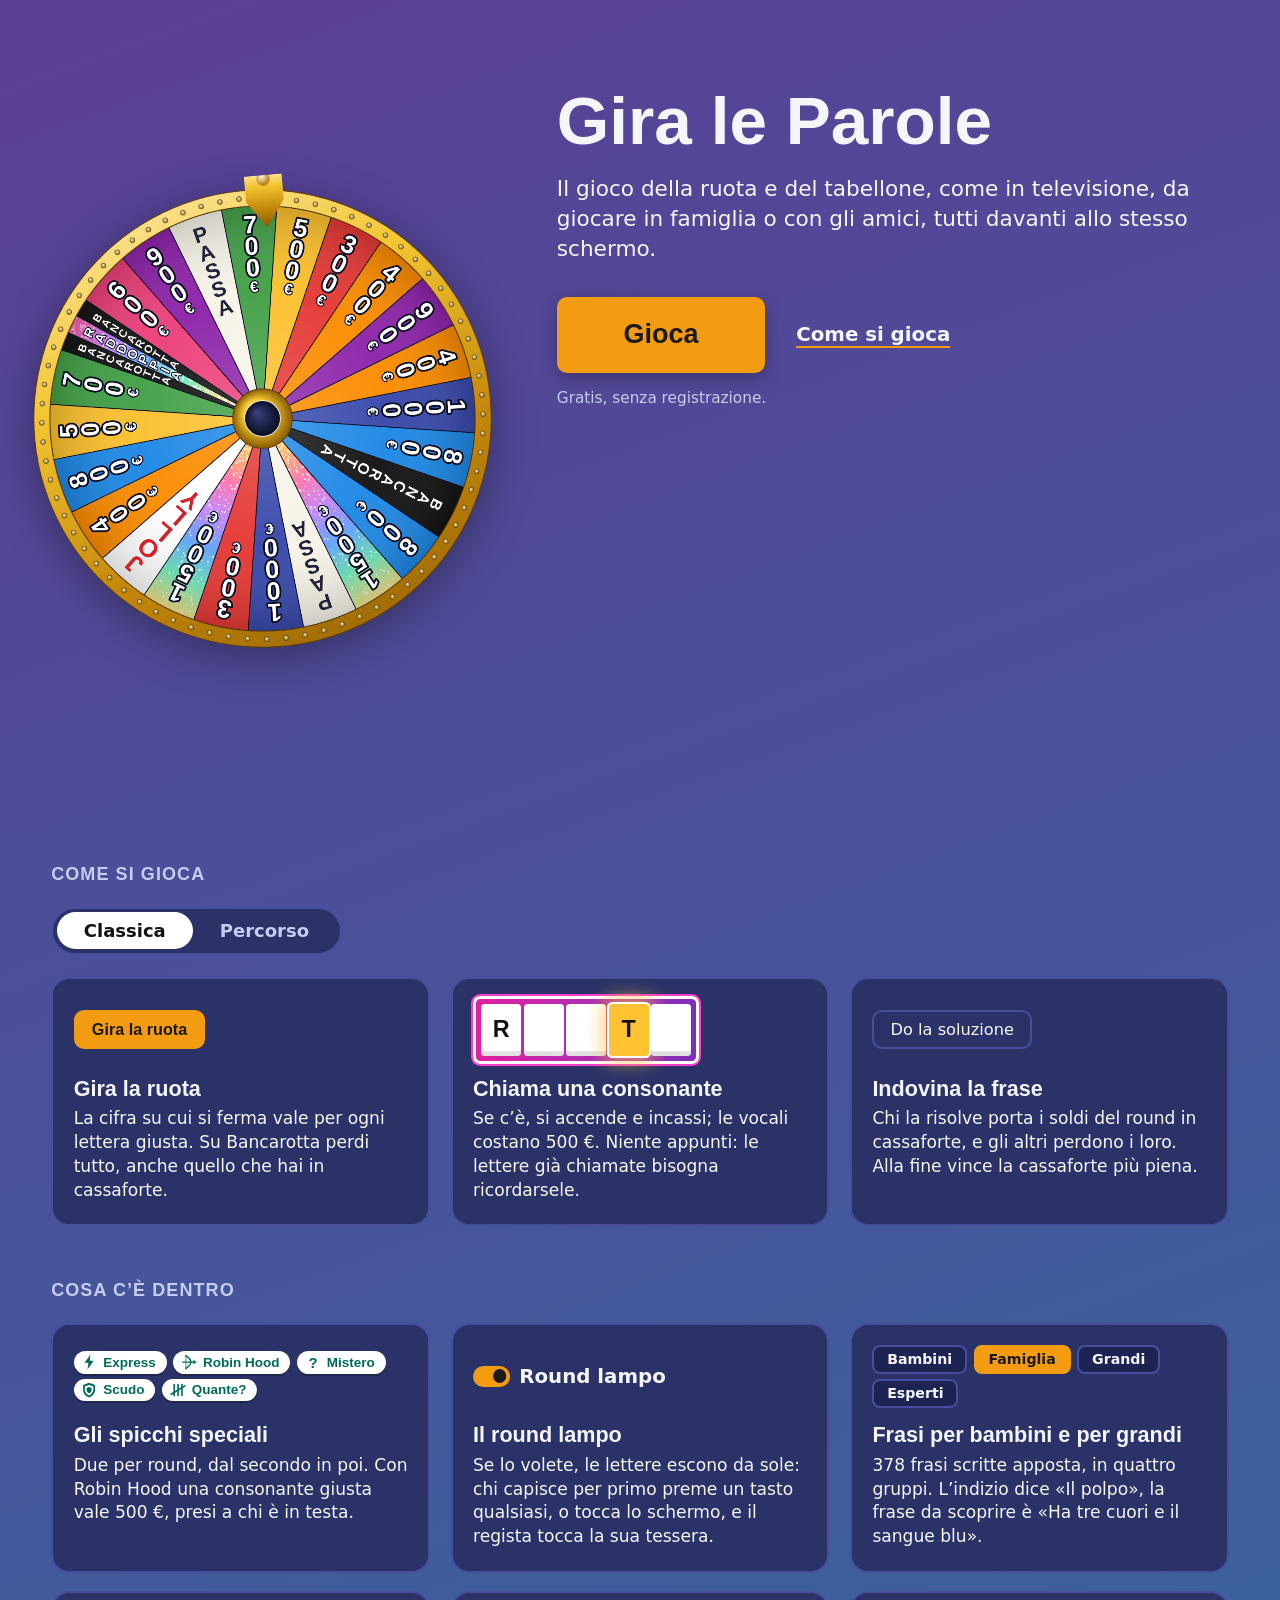
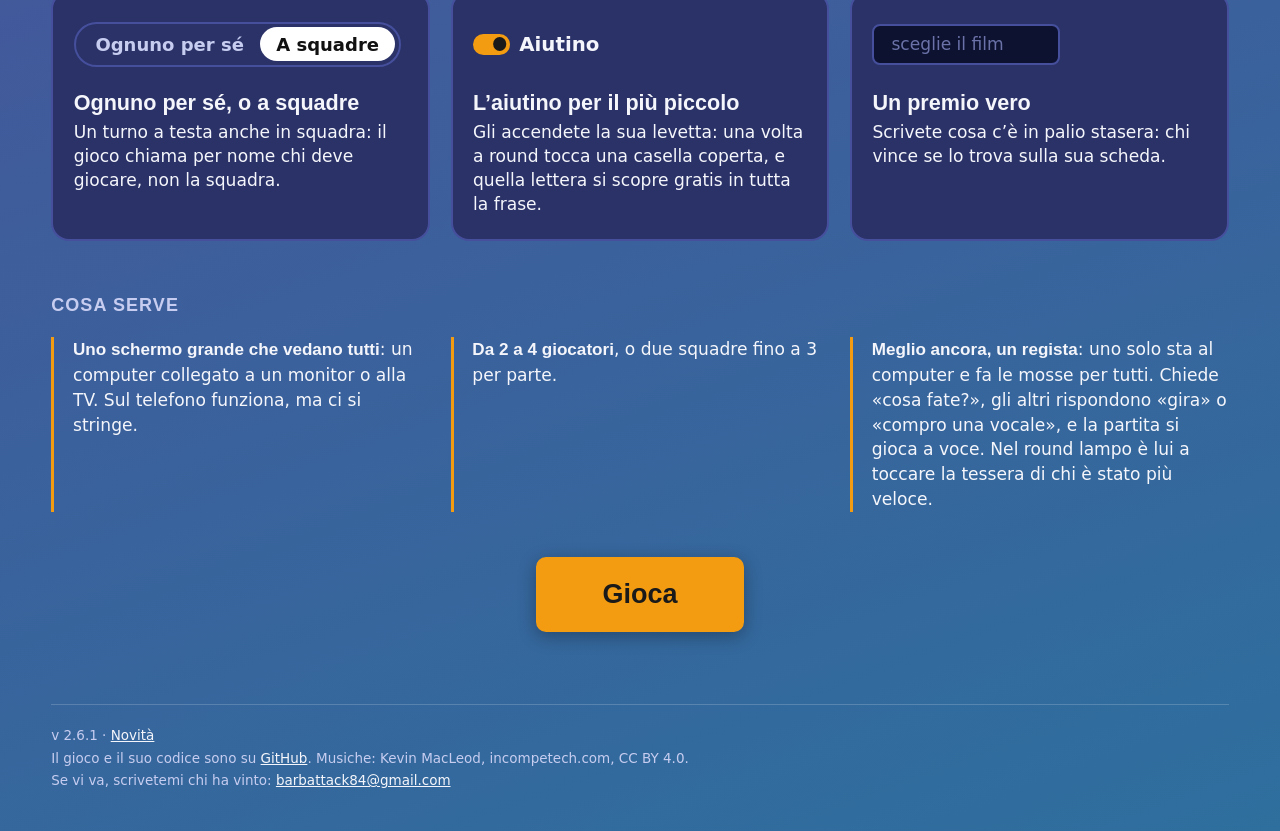
<file: index.html>
<!doctype html>
<html lang="it" class="presentazione">
<head>
  <meta charset="UTF-8" />
  <meta name="viewport" content="width=device-width, initial-scale=1.0" />
  <title>Gira le Parole</title>
  <meta name="description" content="Il gioco della ruota da giocare tutti insieme sullo stesso schermo." />
  <!--
    LA PRESENTAZIONE (index.html): la prima pagina del sito. Disegno di Chiara,
    testi di Penna. Il gioco e` gioco.html.
    I numeri (versione, frasi, giocatori, gruppi, speciali) li scrive presentazione.js
    dai file veri: qui non ce n'e` nessuno a mano. Niente audio.js, gioco.js, lampo.js.
  -->
  <link rel="stylesheet" href="style.css" />
  <link rel="stylesheet" href="presentazione.css" />
</head>
<body class="presentazione">
<main class="pagina-presentazione">

  <!-- 1. La prima schermata: cos'e`, e` per me, come comincio. -->
  <section class="eroe" aria-label="Gira le Parole">
    <div class="eroe-testo">
      <h1>Gira le Parole</h1>
      <p class="eroe-cosa">Il gioco della ruota e del tabellone, come in televisione, da giocare in famiglia o con gli amici, tutti davanti allo stesso schermo.</p>
      <div class="eroe-azioni">
        <a id="btn-gioca" class="primario grande" href="gioco.html#gioca">Gioca</a>
        <a class="eroe-link" href="#come-si-gioca">Come si gioca</a>
      </div>
      <p class="eroe-nota">Gratis, senza registrazione.</p>
    </div>
    <div class="eroe-ruota colonna-ruota">
      <canvas id="canvas-ruota" width="1000" height="1000" aria-label="La ruota del gioco: toccala e gira" role="img"></canvas>
      <div class="puntatore" aria-hidden="true"></div>
    </div>
  </section>

  <!-- 2. Come si gioca, in tre passi: il pezzo vero in piccolo, poi una riga. Due versioni, una per partita (13/10/2026):
       due linguette Classica / Percorso (le stesse del gioco: «Ognuno per se`» / «A squadre») che mostrano una versione alla volta, cosi` la sezione
       resta alta quanto prima. Le linguette le accende presentazione.js; senza, le due versioni stanno una sotto l'altra. -->
  <section id="come-si-gioca" class="blocco passi" aria-labelledby="titolo-passi">
    <h2 id="titolo-passi">Come si gioca</h2>
    <div class="linguette-partita segmenti" role="tablist" aria-label="Quale partita" hidden>
      <button type="button" role="tab" id="linguetta-classica" class="segmento selezionata" aria-selected="true" aria-controls="passi-classica">Classica</button>
      <button type="button" role="tab" id="linguetta-percorso" class="segmento" aria-selected="false" aria-controls="passi-percorso" tabindex="-1">Percorso</button>
    </div>
    <ol id="passi-classica" class="tessere tre" role="tabpanel" aria-labelledby="linguetta-classica">
      <li>
        <div class="pezzo"><button type="button" class="primario" tabindex="-1">Gira la ruota</button></div>
        <b>Gira la ruota</b>
        <p>La cifra su cui si ferma vale per ogni lettera giusta. Su Bancarotta perdi tutto, anche quello che hai in cassaforte.</p>
      </li>
      <li>
        <div class="pezzo">
          <span class="mini-tabellone" aria-hidden="true"><i class="scoperta">R</i><i></i><i></i><i class="accesa">T</i><i></i></span>
        </div>
        <b>Chiama una consonante</b>
        <p>Se c’è, si accende e incassi; le vocali costano 500 €. Niente appunti: le lettere già chiamate bisogna ricordarsele.</p>
      </li>
      <li>
        <div class="pezzo"><button type="button" tabindex="-1">Do la soluzione</button></div>
        <b>Indovina la frase</b>
        <p>Chi la risolve porta i soldi del round in cassaforte, e gli altri perdono i loro. Alla fine vince la cassaforte più piena.</p>
      </li>
    </ol>
    <!-- Il Percorso: i pezzi in piccolo sono il meeple (config.js, MEEPLE), il suo fantasma, la tenda e la bandiera a scacchi che il gioco ha gia`;
         il meeple lo disegna presentazione.js dalla sagoma vera, la tenda e la bandiera sono le stesse forme del gioco (percorso-vista.js, percorso-gioco.js). -->
    <ol id="passi-percorso" class="tessere tre" role="tabpanel" aria-labelledby="linguetta-percorso">
      <li>
        <div class="pezzo pezzo-sentiero"><svg viewBox="0 0 156 64" aria-hidden="true" focusable="false"><g class="mp-pieno"></g><g class="mp-fantasma"></g></svg></div>
        <b>Gira e chiama una consonante</b>
        <p>Se c’è, il tuo meeple fa subito un passo, e la sua ombra si allunga dei passi dello spicchio.</p>
      </li>
      <li>
        <div class="pezzo pezzo-sentiero"><svg viewBox="0 0 110 64" aria-hidden="true" focusable="false"><g class="mp-pieno"></g><g transform="translate(62 8) scale(0.95)" fill="none" stroke="#fff" stroke-width="3.2" stroke-linejoin="round" stroke-linecap="round"><path d="M24 9L5 38h38z"/><path d="M24 20l-8 18h16z" fill="#fff"/><path d="M3 42h42"/><path d="M24 9V3h7l-7 3"/></g></svg></div>
        <b>Risolvi la frase</b>
        <p>Il meeple corre fino alla sua ombra. Oppure ti accampi: metà della strada, e per oggi hai finito.</p>
      </li>
      <li>
        <div class="pezzo pezzo-sentiero"><svg viewBox="0 0 110 64" aria-hidden="true" focusable="false"><defs><pattern id="scacchi-presentazione" width="6" height="6" patternUnits="userSpaceOnUse"><rect width="3" height="3" fill="#111"/><rect x="3" y="3" width="3" height="3" fill="#111"/><rect x="3" width="3" height="3" fill="#fff"/><rect y="3" width="3" height="3" fill="#fff"/></pattern></defs><g class="mp-pieno"></g><g transform="translate(80 60)"><line x1="0" y1="0" x2="0" y2="-54" stroke="#fff" stroke-width="3.2" stroke-linecap="round"/><rect x="0.8" y="-54" width="27" height="19.5" rx="1.5" fill="url(#scacchi-presentazione)" stroke="#fff" stroke-width="1.8"/></g></svg></div>
        <b>Arriva in vetta</b>
        <p>Vince chi arriva per primo. Sul sentiero: Scatole, bivacchi, scorciatoie nascoste e castelli.</p>
      </li>
    </ol>
  </section>

  <!-- 3. Cosa c'e` dentro: solo quello che oggi si gioca davvero. -->
  <section class="blocco dentro" aria-labelledby="titolo-dentro">
    <h2 id="titolo-dentro">Cosa c’è dentro</h2>
    <ul class="tessere tre">
      <li>
        <div class="pezzo pezzo-pillole" id="pillole-speciali"></div>
        <b>Gli spicchi speciali</b>
        <p>Due per round, dal secondo in poi. Con Robin Hood una consonante giusta vale 500 €, presi a chi è in testa.</p>
      </li>
      <li>
        <div class="pezzo"><span class="interruttore" aria-hidden="true"><span class="leva acceso"></span><span class="testo-interruttore">Round lampo</span></span></div>
        <b>Il round lampo</b>
        <p>Se lo volete, le lettere escono da sole: chi capisce per primo preme un tasto qualsiasi, o tocca lo schermo, e il regista tocca la sua tessera.</p>
      </li>
      <li>
        <div class="pezzo pezzo-pillole" id="pillole-gruppi"></div>
        <b>Frasi per bambini e per grandi</b>
        <p><span id="conta-frasi"></span> frasi scritte apposta, in quattro gruppi. L’indizio dice «Il polpo», la frase da scoprire è «Ha tre cuori e il sangue blu».</p>
      </li>
      <li>
        <div class="pezzo"><span class="segmenti" aria-hidden="true"><span class="segmento">Ognuno per sé</span><span class="segmento selezionata">A squadre</span></span></div>
        <b>Ognuno per sé, o a squadre</b>
        <p>Un turno a testa anche in squadra: il gioco chiama per nome chi deve giocare, non la squadra.</p>
      </li>
      <li>
        <div class="pezzo"><span class="interruttore" aria-hidden="true"><span class="leva acceso"></span><span class="testo-interruttore">Aiutino</span></span></div>
        <b>L’aiutino per il più piccolo</b>
        <p>Gli accendete la sua levetta: una volta a round tocca una casella coperta, e quella lettera si scopre gratis in tutta la frase.</p>
      </li>
      <li>
        <div class="pezzo"><span class="finto-campo" aria-hidden="true">sceglie il film</span></div>
        <b>Un premio vero</b>
        <p>Scrivete cosa c’è in palio stasera: chi vince se lo trova sulla sua scheda.</p>
      </li>
    </ul>
  </section>

  <!-- 4. Cosa serve, e il secondo «Gioca» per chi ha letto fin qui. -->
  <section class="blocco serve" aria-labelledby="titolo-serve">
    <h2 id="titolo-serve">Cosa serve</h2>
    <ul class="lista-serve">
      <li><b>Uno schermo grande che vedano tutti</b>: un computer collegato a un monitor o alla TV. Sul telefono funziona, ma ci si stringe.</li>
      <li><b>Da 2 a <span class="max-giocatori"></span> giocatori</b>, o due squadre fino a <span id="max-per-squadra"></span> per parte.</li>
      <li><b>Meglio ancora, un regista</b>: uno solo sta al computer e fa le mosse per tutti. Chiede «cosa fate?», gli altri rispondono «gira» o «compro una vocale», e la partita si gioca a voce. Nel round lampo è lui a toccare la tessera di chi è stato più veloce.</li>
    </ul>
    <p class="azioni-fondo"><a class="primario grande" href="gioco.html#gioca">Gioca</a></p>
  </section>

  <footer class="pie-presentazione">
    <!-- «Novità» apre nel gioco la finestra delle novità, con le idee in arrivo in fondo (gioco.html#novita) -->
    <p><span id="versione-gioco"></span> · <a href="gioco.html#novita">Novità</a></p>
    <p>Il gioco e il suo codice sono su <a href="https://github.com/GiraLeParole/giraleparole.github.io">GitHub</a>. Musiche: Kevin MacLeod, incompetech.com, CC BY 4.0.</p>
    <p>Se vi va, scrivetemi chi ha vinto: <a href="mailto:barbattack84@gmail.com?subject=Gira%20le%20Parole">barbattack84@gmail.com</a></p>
  </footer>

</main>

  <script src="config.js"></script>
  <script src="frasi-nostre.js"></script>
  <script src="novita.js"></script>
  <script src="speciali-comuni.js"></script>
  <script src="fisica-ruota.js"></script>
  <script src="ruota.js"></script>
  <script src="presentazione.js"></script>
</body>
</html>
</file>
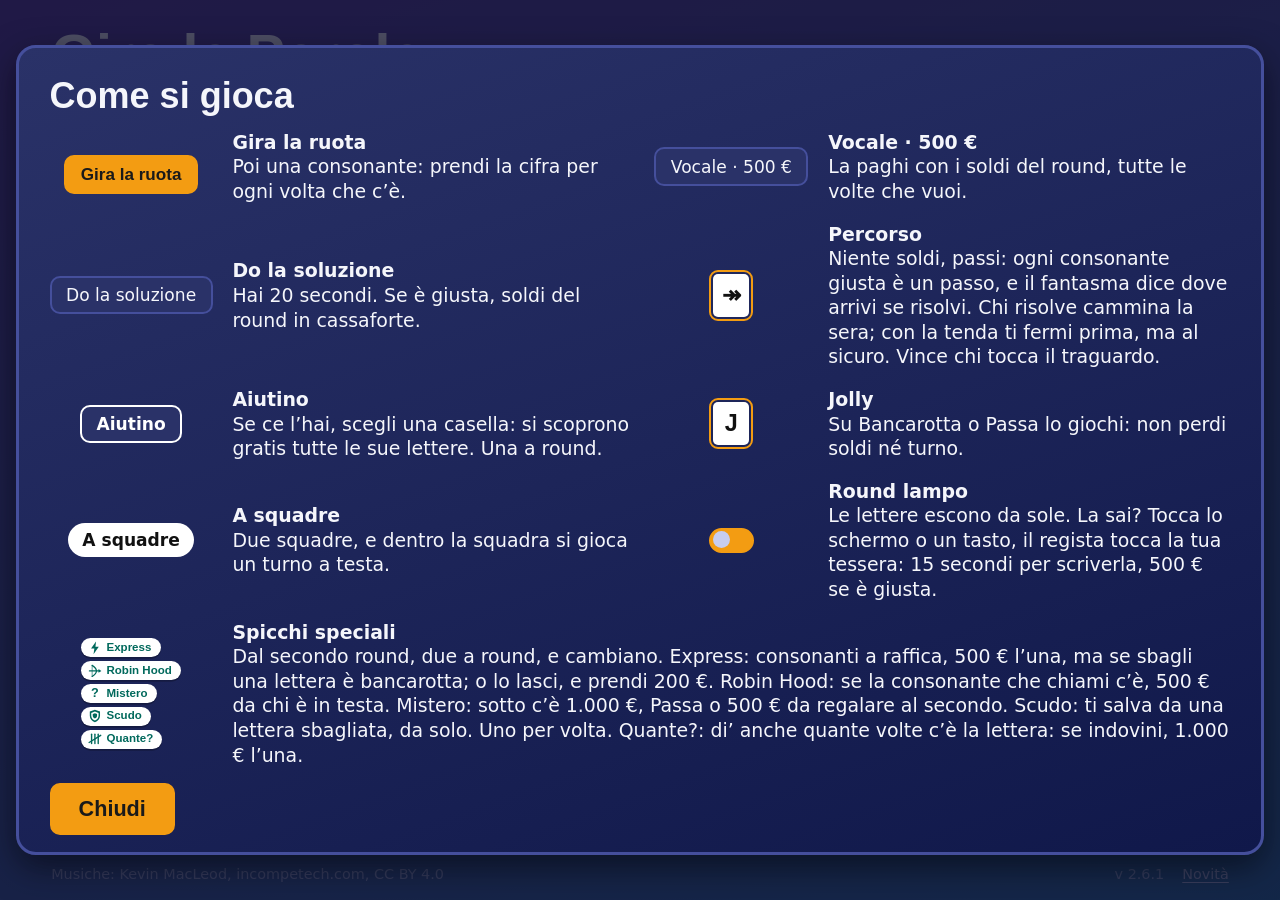
<file: gioco.html>
<!doctype html>
<html lang="it">
<head>
  <meta charset="UTF-8" />
  <meta name="viewport" content="width=device-width, initial-scale=1.0" />
  <title>Gira le Parole</title>
  <meta name="description" content="Il gioco della ruota da giocare tutti insieme sullo stesso schermo." />
  <link rel="stylesheet" href="style.css" />
</head>
<body>

  <!-- IL PALCO DEL PERCORSO (quinta stesura, 09/10/2026, disegno di Chiara `design/2026-10-09-scheda-percorso-partita.md`):
       il paesaggio a tutto schermo, lo STESSO per l'iscrizione e per la partita del Percorso (cielo, sole, colline, il sentiero di
       pietre con le tappe e i bivacchi, i meeple). Lo disegna percorso-vista.js nell'svg; resta nascosto finche' non si sceglie il
       Percorso. L'interfaccia (iscrizione, partita) sta sopra, in HTML, nelle stesse unita` del paesaggio. -->
  <div id="palco-percorso" class="palco-percorso nascosta" aria-hidden="true">
    <svg id="paesaggio-partita" class="paesaggio-partita" viewBox="0 0 1920 1080" preserveAspectRatio="xMidYMid meet" aria-hidden="true"></svg>
  </div>
  <!-- Il velo (la conferma della tenda e le bolle della prima volta): il resto sfocato e scurito, con un buco sulla cosa -->
  <div id="velo" class="velo nascosta"></div>
  <div id="palco-sopra" class="palco-sopra">
    <!-- la riga della prima volta (regolamento §11): accanto alla cosa, sul velo, col suo «Ok» -->
    <div id="bolla-prima-volta" class="bolla-prima-volta nascosta" role="status"></div>
    <!-- la conferma della tenda, al centro, col prezzo vero (regolamento §4) -->
    <div id="conferma-tenda" class="conferma-tenda nascosta" role="dialog" aria-modal="true"></div>
  </div>

  <!-- SCHERMATA 0: che partita facciamo stasera? (08/10/2026, disegno di Chiara,
       `design/2026-10-08-scheda-scelta-modalita.md`, scelte di Damiano). Viene
       prima dell'iscrizione: la carta e` il pulsante, un tocco e si e`
       nell'iscrizione. Testata e piede sono gli stessi dell'iscrizione: i
       pezzi che compaiono in tutte e due non hanno id ma classe (apri-guida,
       porta-albo, porta-frasi, testo-versione, apri-novita), e gioco.js li
       lega con querySelectorAll. Le due ruote sono quelle vere: le disegna
       ruota.js, ferme. -->
  <section id="schermata-modalita" class="schermata schermata-modalita">
    <header class="testata-iscrizione">
      <div class="titolo-iscrizione">
        <h1>Gira le Parole</h1>
        <p class="sottotitolo">Un gioco da fare in famiglia e tra amici, tutti davanti allo stesso schermo</p>
      </div>
      <nav class="porte-iscrizione" aria-label="Altre pagine">
        <button type="button" class="secondario porta-albo">Albo d'oro</button>
        <button type="button" class="secondario porta-frasi">Le nostre frasi</button>
        <button type="button" class="apri-guida">Come si gioca</button>
      </nav>
    </header>

    <div class="corpo-modalita">
      <h2 class="domanda-modalita" id="domanda-modalita">Che partita facciamo stasera?</h2>
      <div class="carte-modalita" role="group" aria-labelledby="domanda-modalita">
        <button type="button" class="carta-modalita" data-partita="classica">
          <span class="carta-nome">Classica</span>
          <span class="carta-ruota" aria-hidden="true">
            <canvas id="ruota-classica" width="1000" height="1000"></canvas>
            <span class="puntatore"></span>
          </span>
          <span class="carta-scena scena-classica" aria-hidden="true">
            <span class="mini-tessera" style="--colore-giocatore:#E74C3C">M</span>
            <span class="mini-soldi"><span class="mini-cifra">3.500</span><span class="mini-euro"> €</span></span>
          </span>
          <span class="carta-riga">Si vincono soldi, come in TV. Vince la cassaforte più piena.</span>
        </button>
        <button type="button" class="carta-modalita" data-partita="percorso">
          <span class="carta-nome">Percorso</span>
          <span class="carta-ruota" aria-hidden="true">
            <canvas id="ruota-percorso" width="1000" height="1000"></canvas>
            <span class="puntatore"></span>
          </span>
          <span class="carta-scena scena-percorso" aria-hidden="true"><!-- il pezzo di sentiero lo disegna percorso-gioco.js (R16) --></span>
          <span class="carta-riga">Un viaggio in montagna: ogni consonante giusta è un passo, e la sera si cammina. Vince chi tocca il traguardo.</span>
        </button>
      </div>
    </div>

    <footer class="pie-iscrizione">
      <p class="crediti-musica">Musiche: Kevin MacLeod, incompetech.com, CC BY 4.0</p>
      <p class="versione-e-novita">
        <span class="versione testo-versione"></span>
        <button type="button" class="link apri-novita"><span class="pallino-nuovo" aria-hidden="true"></span>Novità</button>
      </p>
    </footer>
  </section>

  <!-- SCHERMATA 1: iscrizione giocatori — Giro A (29/09/2026, disegno di
       Chiara, `design/2026-09-29-scheda-otto-idee.md`, voce A1): rifatta per
       lo schermo largo, due colonne — "Chi gioca" a sinistra, "Stasera" a
       destra. Sotto i 1200px (non piu` il riferimento) resta leggibile in
       colonna, "basta che non si rompa" (vedi style.css). -->
  <section id="schermata-iscrizione" class="schermata iscrizione-larga nascosta">
    <header class="testata-iscrizione">
      <div class="titolo-iscrizione">
        <h1>Gira le Parole</h1>
        <p class="sottotitolo">Un gioco da fare in famiglia e tra amici, tutti davanti allo stesso schermo</p>
      </div>
      <!-- Le porte del giro C (Albo d'oro, Le nostre frasi) restano nascoste
           finche` GIRO_B_C_ATTIVO (config.js) non passa a true: gioco.js le
           spegne all'avvio. -->
      <nav class="porte-iscrizione" aria-label="Altre pagine">
        <button id="btn-albo" type="button" class="secondario porta-albo">Albo d'oro</button>
        <button id="btn-frasi-nostre" type="button" class="secondario porta-frasi">Le nostre frasi</button>
        <button id="btn-guida" type="button" class="apri-guida">Come si gioca</button>
      </nav>
    </header>

    <div class="corpo-iscrizione">
      <!-- colonna sinistra: chi gioca -->
      <section class="blocco-chi-gioca" aria-label="Chi gioca">
        <div class="riga-titolo-blocco">
          <h2>Chi gioca</h2>
          <div class="segmenti" id="modo-gioco" role="radiogroup" aria-label="Da soli o a squadre">
            <button type="button" class="segmento selezionata" data-modo="singoli" role="radio" aria-checked="true">Ognuno per sé</button>
            <button type="button" class="segmento" data-modo="squadre" role="radio" aria-checked="false">A squadre</button>
          </div>
        </div>
        <!-- gioco.js costruisce Gioco.giocatori da Iscrizione (stato in
             memoria), MAI leggendo i figli di questo contenitore: il posto
             vuoto vive qui dentro ma non e` un giocatore (difetto trovato da
             Chiara, corretto in questo giro). -->
        <div id="lista-giocatori" class="lista-giocatori tessere-iscrizione"></div>
        <!-- La scena sotto le tessere (08/10/2026, scheda di Chiara, solo la Classica):
             la ribalta con le luci, subito sotto le tessere (le casseforti vuote sono tolte). Nel Percorso
             resta vuoto (e quindi non si vede): gioco.js, disegnaScena. -->
        <div id="scena-iscrizione" class="scena-iscrizione" aria-hidden="true"></div>
        <!-- Il vecchio pulsante resta nel DOM (nascosto) solo perche` non
             costa nulla tenerlo: il posto vuoto con il "+" lo sostituisce. -->
        <button id="btn-aggiungi-giocatore" type="button" class="nascosta" aria-hidden="true">+ Aggiungi giocatore</button>
      </section>

      <!-- colonna destra: come si gioca stasera -->
      <section class="blocco-stasera" aria-label="Stasera">
        <!-- La partita scelta (08/10/2026, scheda di Chiara): la scelta sta nella
             schermata prima (#schermata-modalita). Qui la pillola dice cosa si e`
             scelto (per il Percorso, quante caselle ha la striscia di stasera) e
             «cambia» riporta alla domanda; i nomi restano scritti. gioco.js,
             scriviPartitaScelta. -->
        <div class="riga-titolo-blocco">
          <h2>Stasera</h2>
          <span class="partita-scelta" id="partita-scelta"></span>
          <button type="button" class="link cambia-partita" id="cambia-partita">cambia</button>
        </div>

        <!-- Voce D, tredicesimo giro (29/09/2026, punto 64): con che frasi si
             gioca stasera — costruita da gioco.js a partire da GRUPPI_FRASI
             (config.js). -->
        <div class="scelta-gruppi">
          <p>Quali frasi?</p>
          <div class="opzioni-gruppi" id="opzioni-gruppi" role="group" aria-label="Quali frasi"></div>
          <p class="conta-frasi" id="conta-frasi" aria-live="polite"></p>
        </div>

        <!-- Punto 38 (28/09/2026, seconda dettatura): quanti round giocare —
             costruito da gioco.js a partire da OPZIONI_NUMERO_ROUND (config.js). -->
        <div class="scelta-round">
          <p>Quanti round?</p>
          <div class="opzioni-round" id="opzioni-round"></div>
        </div>

        <div class="scelta-extra">
          <!-- Round lampo (giro B, voce B1, lampo.js): la leva lo accende e lo
               spegne; gioco.js nasconde la riga se LAMPO_ATTIVO e` false. -->
          <label class="interruttore" id="riga-lampo" for="lampo-attivo">
            <input type="checkbox" id="lampo-attivo" />
            <span class="leva" aria-hidden="true"></span>
            <span class="testo-interruttore">Round lampo <small>fra un round e l'altro</small></span>
          </label>
          <label class="campo-premio">
            <span>In palio stasera</span>
            <input id="premio-casa" type="text" maxlength="40" placeholder="per esempio: sceglie il film" />
          </label>
        </div>
      </section>
    </div>

    <div class="azioni-iscrizione">
      <button id="btn-inizia-partita" type="button" class="primario grande">Inizia la partita</button>
    </div>
    <p id="errore-iscrizione" class="messaggio-errore" role="alert" aria-live="polite"></p>

    <footer class="pie-iscrizione">
      <!-- Settimo giro, secondo compito: crediti dei brani veri, discreti. -->
      <p class="crediti-musica">Musiche: Kevin MacLeod, incompetech.com, CC BY 4.0</p>
      <p class="versione-e-novita">
        <span class="versione testo-versione" id="versione-gioco"></span>
        <button id="btn-novita" type="button" class="link apri-novita"><span class="pallino-nuovo" aria-hidden="true"></span>Novità</button>
      </p>
    </footer>
  </section>

  <!-- SCHERMATA 1b: l'iscrizione del Percorso, quinta stesura (09/10/2026, scheda di Chiara §11): sullo STESSO paesaggio della
       partita (#palco-percorso). A sinistra la testata, «Quanti round?», «Stasera» e «Inizia la partita»; nel cielo a destra «Le tappe»;
       «Chi parte» sta dentro il cartello di legno, con i sei meeple fra cui scegliere accanto al nome (il colore viene col meeple).
       Si arriva dalla carta «Percorso»; lo stato e` lo stesso oggetto Iscrizione della Classica (gioco.js, «L'ISCRIZIONE DEL PERCORSO»).
       Testata e piede sono gli stessi delle altre schermate: i pezzi senza id si legano per classe. -->
  <section id="schermata-iscrizione-percorso" class="schermata iscrizione-plancia nascosta">
    <header class="testata-iscrizione-plancia">
      <div class="titolo-iscrizione">
        <h1>Gira le Parole</h1>
        <p class="sottotitolo">Un gioco da fare in famiglia e tra amici, tutti davanti allo stesso schermo</p>
      </div>
      <nav class="porte-iscrizione" aria-label="Altre pagine">
        <button type="button" class="secondario porta-albo">Albo d'oro</button>
        <button type="button" class="secondario porta-frasi">Le nostre frasi</button>
        <button type="button" class="apri-guida apri-guida-percorso">Come si gioca</button>
      </nav>
    </header>

    <!-- la colonna di sinistra: i pannelli e il pulsante uno sotto l'altro (l'altezza di «Stasera» cambia con le frasi e il premio) -->
    <div class="colonna-iscrizione">
    <!-- QUANTI ROUND? le frecce sono i pulsanti (gioco.js le costruisce da OPZIONI_NUMERO_ROUND) -->
    <section class="pannello-plancia pannello-round" aria-label="Quanti giorni">
      <p class="titolo-pannello">Quanti giorni? <small>(round)</small></p>
      <div class="frecce-round" id="frecce-round" role="radiogroup"></div>
    </section>

    <!-- STASERA: la pillola con «cambia», le frasi, il lampo, il premio -->
    <section class="pannello-plancia pannello-stasera" aria-label="Stasera">
      <p class="titolo-pannello">Stasera <span class="pillola-partita partita-scelta" id="partita-scelta-mappa">Percorso</span> <button type="button" class="link cambia-partita" id="cambia-partita-mappa">cambia</button></p>
      <div class="scelta-gruppi">
        <p class="etichetta">Quali frasi?</p>
        <div class="opzioni-gruppi" id="opzioni-gruppi-mappa" role="group" aria-label="Quali frasi"></div>
        <p class="etichetta conta conta-frasi" id="conta-frasi-mappa" aria-live="polite"></p>
      </div>
      <div class="scelta-extra">
        <label class="campo-premio">
          <span>In palio stasera</span>
          <input id="premio-casa-mappa" type="text" maxlength="40" placeholder="per esempio: sceglie il film" />
        </label>
      </div>
    </section>

    <button id="btn-inizia-percorso" type="button" class="btn-inizia primario grande">Inizia la partita</button>
    <p id="errore-iscrizione-mappa" class="messaggio-errore" role="alert" aria-live="polite"></p>
    <!-- Il pannello di controllo del regista (regolamento §12): si apre solo qui, fra una partita e l'altra -->
    <button id="btn-regole-percorso" type="button" class="link btn-regole-percorso">Regola il Percorso</button>
    </div>

    <!-- LE TAPPE: la legenda nel cielo, a destra. Una tessera per ogni tipo di tappa (percorso-vista.js, disegnaLegendaTappe) piu` il
         bivacco. Passando sulla tessera si accendono le sue tappe sul sentiero. -->
    <section class="legenda-plancia" aria-label="Le tappe">
      <p class="titolo-pannello">Le tappe</p>
      <div class="tessere-tappe-plancia" id="tessere-tappe"></div>
    </section>

    <!-- CHI PARTE: dentro il cartello di legno piantato sulla collina -->
    <div class="cartello-frase cartello-chi-parte">
      <div class="tabellone-legno">
        <div class="chi-parte-testa">
          <div class="segmenti" id="modo-gioco-mappa" role="radiogroup" aria-label="Da soli o a squadre">
            <button type="button" class="segmento selezionata" data-modo="singoli" role="radio" aria-checked="true">Ognuno per sé</button>
            <button type="button" class="segmento" data-modo="squadre" role="radio" aria-checked="false">A squadre</button>
          </div>
        </div>
        <div id="lista-viaggiatori" class="lista-chi-parte"></div>
      </div>
      <div class="targa-legno">Chi parte</div>
    </div>

    <footer class="pie-iscrizione">
      <p class="crediti-musica">Musiche: Kevin MacLeod, incompetech.com, CC BY 4.0</p>
      <p class="versione-e-novita">
        <span class="versione testo-versione"></span>
        <button type="button" class="link apri-novita"><span class="pallino-nuovo" aria-hidden="true"></span>Novità</button>
      </p>
    </footer>
  </section>

  <!-- Il pannello di controllo del Percorso (regolamento §12): i numeri che il regista regola giocando. Lo scrive gioco.js
       (percorso-gioco.js, PercorsoRegole). I valori restano fra una sera e l'altra. -->
  <div id="finestra-regole-percorso" class="finestra nascosta" role="dialog" aria-modal="true" aria-labelledby="titolo-regole-percorso">
    <div class="scheda-finestra regole-percorso">
      <h2 id="titolo-regole-percorso">Regola il Percorso</h2>
      <div id="campi-regole-percorso" class="campi-regole"></div>
      <div class="azioni-finestra">
        <button id="btn-chiudi-regole" type="button" class="primario">Fatto</button>
        <button id="btn-regole-di-partenza" type="button" class="secondario">Rimetti i valori di partenza</button>
      </div>
    </div>
  </div>

  <!-- La finestra delle novità: si apre da «Novità», la versione più recente
       in cima. Il contenuto (NOVITA) arriva da novita.js, generato da
       CHANGELOG.md (vedi genera-novita.mjs, pubblica.sh). -->
  <div id="finestra-novita" class="finestra nascosta" role="dialog" aria-modal="true" aria-labelledby="titolo-novita">
    <div class="scheda-finestra">
      <h2 id="titolo-novita">Novità</h2>
      <div id="elenco-novita" class="elenco-novita"></div>
      <div class="azioni-finestra">
        <button id="btn-chiudi-novita" type="button" class="primario">Chiudi</button>
        <button id="btn-tutte-novita" type="button">Tutte le novità</button>
      </div>
    </div>
  </div>

  <!-- La mini guida «Come si gioca»: al massimo 8 voci, le prime 6 sempre
       visibili — la 7 (round lampo) si accende con LAMPO_ATTIVO, la 8 (frase
       premio) con GIRO_B_C_ATTIVO (config.js). -->
  <div id="finestra-guida" class="finestra nascosta" role="dialog" aria-modal="true" aria-labelledby="titolo-guida">
    <div class="scheda-finestra guida">
      <h2 id="titolo-guida">Come si gioca</h2>
      <div id="elenco-guida" class="elenco-guida"></div>
      <!-- La guida del Percorso (13/10/2026, testo approvato da Damiano): la riempie gioco.js; si vede solo se «Come si gioca» e` stato toccato dentro il Percorso -->
      <div id="guida-percorso" class="guida-percorso nascosta"></div>
      <button id="btn-chiudi-guida" type="button" class="primario">Chiudi</button>
    </div>
  </div>

  <!-- SCHERMATA 2: partita -->
  <section id="schermata-gioco" class="schermata nascosta">

    <!-- Percorso: il tempo di adesso e la riga della notizia (il preavviso, il cambio, l'ultimo giro) in alto a destra (percorso-vista.js) -->
    <div class="cielo-testi solo-percorso">
      <div class="tempo-adesso" id="tempo-adesso"></div>
      <div class="riga-tempo vuota" id="riga-tempo" aria-live="polite"></div>
      <div class="riga-tramonto vuota" id="riga-tramonto" aria-live="polite"></div>
    </div>

    <header class="intestazione-gioco">
      <div class="pulsanti-audio">
        <!-- Punto 36 (28/09/2026): un solo pulsante altoparlanti apre il
             pannello coi due cursori di volume (assorbe i vecchi
             interruttori sì/no separati per musica ed effetti). -->
        <button id="btn-volume" type="button" class="btn-muto" aria-label="Apri i controlli del volume" aria-expanded="false" aria-controls="pannello-volume">🔊</button>
        <!-- 06/10/2026, dettatura di Damiano: la X per finire la partita e tornare alla schermata iniziale -->
        <button id="btn-esci" type="button" class="btn-muto" aria-label="Finisci la partita">✕</button>
        <div id="pannello-volume" class="pannello-volume nascosta">
          <label class="riga-volume">
            <span>Musica</span>
            <input id="cursore-volume-musica" type="range" min="0" max="100" step="1" />
          </label>
          <label class="riga-volume">
            <span>Effetti</span>
            <input id="cursore-volume-effetti" type="range" min="0" max="100" step="1" />
          </label>
        </div>
      </div>
      <!-- Decimo giro (28/09/2026), disegno di Chiara, intervento 4: i round
           vinti diventano pallini qui al centro dell'intestazione — la
           categoria si sposta sotto il tabellone (vedi colonna-centrale),
           come la striscia della TV (intervento 1/3). -->
      <div id="round-punti" class="round-punti" aria-live="polite"></div>
      <!-- Percorso (quinta stesura): «Giorno 2 di 5», i pallini dei giorni e il carattere della giornata (percorso-vista.js) -->
      <div id="giorno-percorso" class="giorno-percorso solo-percorso" aria-live="polite"></div>
      <!-- Punto 39 (28/09/2026, seconda dettatura): la classifica sostituisce
           il vecchio spaziatore vuoto — un solo pulsante come a sinistra,
           per bilanciare l'intestazione, che pero` ora fa qualcosa: apre la
           classifica con un tocco (comodo anche a 375px, non spinge fuori
           dallo schermo ruota e tabellone). -->
      <div class="pulsanti-classifica">
        <button id="btn-classifica" type="button" class="btn-muto" aria-label="Apri la classifica" aria-expanded="false" aria-controls="pannello-classifica">🏆</button>
        <div id="pannello-classifica" class="pannello-classifica nascosta">
          <div id="contenuto-classifica"></div>
        </div>
      </div>
    </header>

    <!-- Nono giro, punto 43-45 (28/09/2026): "un gioco da PC su schermo
         largo" — ruota, tabellone/comandi e tessere dei giocatori diventano
         tre colonne fianco a fianco quando c'e` spazio (vedi .area-partita
         in style.css), invece di stare tutti stretti in una fascia centrale
         con i lati vuoti. Sotto i 900px (telefono) restano impilate in
         quest'ordine — non e` piu` il riferimento, "basta che non si rompa". -->
    <div class="area-partita">
      <div class="colonna-ruota">
        <!-- Decimo giro (28/09/2026): risoluzione interna del canvas alzata
             da 620 a 1000 — a 80vh su uno schermo 1080p la ruota e` larga
             864px, e il vecchio 620 sgranava (vedi
             `design/2026-09-28-revisione.md`, intervento 2). Il browser puo`
             solo rimpicciolire un'immagine piu` grande, mai ingrandirla
             senza sgranarla. -->
        <canvas id="canvas-ruota" width="1000" height="1000"></canvas>
        <div class="puntatore" aria-hidden="true"></div>
      </div>

      <div class="colonna-centrale">
        <!-- Punto 38: "Round X di N" — resta per gli schermi sotto i 1200px
             (telefono, non piu` il riferimento ma "basta che non si rompa");
             da 1200px in su e` nascosto, sostituito dai pallini in
             #round-punti nell'intestazione (vedi style.css). -->
        <div id="indicatore-round" class="indicatore-round"></div>

        <div id="tabellone-frase" class="tabellone-frase" aria-live="polite"></div>

        <!-- Decimo giro, intervento 1/3 (28/09/2026): la categoria si sposta
             qui, sotto il tabellone, come la striscia della TV — prima
             stava nell'intestazione (vedi header sopra). -->
        <!-- 05/10/2026: la targa mostra l'INDIZIO della frase (la categoria
             solo se la frase non ne ha uno). L'id e la classe restano quelli
             di prima. -->
        <!-- 2.4.1 (Damiano 07/10): «Cambia frase» sta accanto alla targa, piccolo, e si vede
             solo prima che sia uscita qualsiasi lettera del round (vedi cambiaFrasePossibile in gioco.js). -->
        <div class="riga-targa">
          <div id="categoria-corrente" class="categoria"></div>
          <button id="btn-cambia-frase" type="button" class="cambia-frase nascosta" title="Un’altra frase: il round resta lo stesso">Cambia frase</button>
        </div>

        <!-- Undicesimo giro, punto 56 (28/09/2026, disegno di Chiara): il
             "palco" dell'annuncio, come se fosse Gerry Scotti a dirlo —
             sostituisce sia la vecchia riga verde (#messaggio-gioco) sia il
             messaggio grande sopra il tabellone (#overlay-messaggio-grande,
             punto 37/42): un solo posto dove guardare, vedi Annuncio in
             gioco.js e il blocco @media(min-width:1200px) in style.css. -->
        <div id="annuncio" class="annuncio" aria-live="assertive"></div>

        <div class="area-comandi">
          <button id="btn-gira" type="button" class="primario">Gira la ruota</button>
          <button id="btn-compra-vocale" type="button">Vocale · 500 €</button>
          <button id="btn-risolvi" type="button">Do la soluzione</button>
          <!-- L'aiutino (Giro A, voce A2): c'e` solo per chi ce l'ha, si
               spegne dopo l'uso nel round (vedi Gioco.aiutinoUsato in gioco.js). -->
          <button id="btn-aiutino" type="button" class="aiutino nascosta">Aiutino</button>
          <!-- Percorso (regolamento §6): nell'ultima ora del tramonto la ruota non gira piu`; il regista tocca questo se nessuno risolve -->
          <button id="btn-scende-sera" type="button" class="scende-sera nascosta"><svg viewBox="0 0 48 48" aria-hidden="true"><use href="#ic-sera"/></svg>Scende la sera</button>
        </div>

        <div id="pannello-vocali" class="pannello-scelta nascosta">
          <p>Scegli la vocale</p>
          <div class="griglia-lettere" id="griglia-vocali"></div>
          <button id="btn-annulla-vocale" type="button" class="secondario">Annulla</button>
        </div>

        <div id="pannello-consonanti" class="pannello-scelta pannello-consonanti nascosta">
          <!-- Express (2.4): la fascia e le due altre mosse si vedono solo con la classe «express» sul pannello -->
          <div class="fascia-express" id="fascia-express"></div>
          <p>Scegli una consonante</p>
          <div class="griglia-lettere" id="griglia-consonanti"></div>
          <div class="altre-mosse">
            <button id="btn-express-vocale" type="button">Vocale · 500 €</button>
            <button id="btn-express-soluzione" type="button">Do la soluzione</button>
          </div>
        </div>

        <!-- Express (2.4, disegno di Chiara 06/10/2026): la scelta, nello stesso posto del «Usi un Jolly?».
             Rifiutato = 200 € fissi e si gira di nuovo (Damiano, 06/10 sera). -->
        <div id="pannello-express" class="pannello-scelta pannello-express nascosta">
          <p><b>Express!</b> Consonanti una dopo l’altra, 500 € l’una. Se una lettera non c’è, bancarotta.</p>
          <div class="scelte">
            <button id="btn-express-si" type="button" class="primario">Gioco l’Express</button>
            <button id="btn-express-no" type="button" class="secondario">No, prendo 200 €</button>
          </div>
        </div>

        <!-- Percorso (07/10/2026): i riquadri a scelta (Bivio, Freno, Scambio d'ombra, Bottega, Senza Castello),
             nella forma del pannello dell'Express; il contenuto lo scrive gioco.js. -->
        <div id="pannello-percorso" class="pannello-scelta pannello-percorso nascosta"></div>

        <div id="pannello-jolly" class="pannello-scelta nascosta">
          <p id="testo-jolly-domanda"></p>
          <button id="btn-jolly-si" type="button" class="primario">Sì, mi salvo</button>
          <button id="btn-jolly-no" type="button" class="secondario">No, va così</button>
        </div>

        <!-- L'aiutino, toccato: si sceglie una casella coperta sul tabellone
             (che respira, vedi style.css), il turno continua. -->
        <div id="pannello-aiutino" class="pannello-scelta nascosta">
          <p>Scegli una casella</p>
        </div>

        <div id="pannello-soluzione" class="pannello-scelta nascosta">
          <p><span id="secondi-rimasti">20</span> secondi</p>
          <form id="form-soluzione" autocomplete="off">
            <input id="input-soluzione" type="text" placeholder="Scrivi qui la frase intera" />
            <button type="submit" class="primario">Conferma</button>
          </form>
          <!-- la stessa barra del round lampo (06/10/2026); i secondi sono gia` scritti sopra -->
          <div class="barra-tempo-lampo" aria-hidden="true"><div class="riempimento" id="riempimento-soluzione"></div></div>
        </div>

        <!-- Round lampo (giro B, voce B1, lampo.js): chi e` stato scelto
             scrive la frase, LAMPO_SECONDI secondi (config.js). -->
        <div id="pannello-lampo" class="pannello-scelta pannello-lampo nascosta">
          <p><b id="lampo-chi"></b>, scrivi la frase</p>
          <form id="form-lampo" autocomplete="off">
            <input id="input-lampo" type="text" placeholder="Scrivi qui la frase intera" />
            <button type="submit" class="primario">Conferma</button>
          </form>
          <div class="barra-tempo-lampo" aria-hidden="true"><div class="riempimento"></div><span class="secondi-lampo" id="secondi-lampo">15</span></div>
        </div>

        <div id="pannello-fine-round" class="pannello-scelta nascosta">
          <p id="testo-fine-round"></p>
          <button id="btn-round-successivo" type="button" class="primario">Prossimo round</button>
        </div>
      </div>

      <div class="colonna-giocatori" id="colonna-giocatori"></div>
      <!-- Il palco in partita (08/10/2026, disegno di Chiara, solo la Classica): la ribalta con le luci sotto la fila delle tessere. gioco.js: nuovoRound, festa, Bancarotta. -->
      <div class="ribalta ribalta-partita" id="ribalta-partita" aria-hidden="true"><div class="luci"></div></div>
    </div>

    <!-- Punto 30 (28/09/2026): la festa di chi vince il round — resta un
         modale a tutta pagina (position:fixed), sopra a tutto il resto
         (compreso il pannello fine-round qui sopra, che resta pronto
         sotto), musichetta a parte, e si chiude da sola o con un tocco. -->
    <div id="overlay-festa" class="overlay-festa nascosta" role="dialog" aria-live="polite" aria-label="Festa di fine round">
      <div class="scheda-festa">
        <!-- Undicesimo giro, punto 58, strada B (28/09/2026): non piu` un
             disegnino ma la tessera con l'iniziale del nome e l'anello del
             colore del giocatore (gioco.js, mostraFestaVittoria). -->
        <div id="festa-immagine" class="festa-immagine" aria-hidden="true"></div>
        <div id="festa-nome" class="festa-nome"></div>
        <div class="festa-testo">ha risolto la frase!</div>
        <div class="festa-cifra-wrap"><span id="festa-cifra">0</span><span class="festa-euro" id="festa-unita"> €</span></div>
        <div class="festa-cassaforte" id="festa-sotto">volano in cassaforte</div>
        <div id="festa-monete" class="festa-monete" aria-hidden="true"></div>
        <button id="btn-chiudi-festa" type="button" class="secondario">Continua</button>
      </div>
    </div>

  </section>

  <!-- Conferma della X (06/10/2026): «No» e` il pulsante grande e col fuoco, perche` un tocco per sbaglio non butti via la partita -->
  <div id="overlay-esci" class="overlay-festa nascosta" role="dialog" aria-modal="true" aria-labelledby="titolo-esci">
    <div class="scheda-esci">
      <p id="titolo-esci">Vuoi finire la partita?</p>
      <div class="azioni-iscrizione">
        <button id="btn-esci-no" type="button" class="primario">No</button>
        <button id="btn-esci-si" type="button" class="secondario">Sì</button>
      </div>
    </div>
  </div>

  <!-- SCHERMATA 3 (punto 39, 28/09/2026): fine partita, dopo l'ultimo round.
       Non si chiude da sola (Damiano, seconda dettatura): resta finché non
       si tocca "Gioca ancora" o "Torna all'inizio". -->
  <section id="schermata-finale" class="schermata nascosta">
    <!-- Punto 46 (28/09/2026, nono giro): "feste più animate, sia alla
         vittoria del round sia alla vittoria finale". Alcuni botti di
         pallini colorati, generati e rimossi al volo da gioco.js
         (avviaFuochiFinale) — la schermata resta sobria a regime, i fuochi
         durano solo pochi secondi dopo l'arrivo qui. -->
    <div id="overlay-fuochi-finale" class="overlay-fuochi-finale" aria-hidden="true"></div>
    <h1>Fine partita!</h1>
    <div class="scheda-finale-vincitore" id="scheda-finale-vincitore">
      <div id="finale-vincitore-immagine" class="festa-immagine" aria-hidden="true"></div>
      <div id="finale-vincitore-nome" class="festa-nome"></div>
      <div class="festa-testo">ha vinto la partita!</div>
      <div class="festa-cifra-wrap"><span id="finale-vincitore-cifra">0</span><span class="festa-euro" id="finale-unita"> €</span></div>
      <div class="festa-cassaforte" id="finale-sotto">in cassaforte</div>
      <!-- Il premio di casa (Giro A, voce A4): solo se all'iscrizione era
           scritto qualcosa in "In palio stasera" (vedi Gioco.premioCasa). -->
      <div id="finale-premio-casa" class="premio-casa nascosta"><small>e stasera</small><b id="finale-premio-testo"></b></div>
    </div>
    <p class="titolo-classifica">Classifica finale</p>
    <div id="finale-classifica" class="finale-classifica"></div>
    <!-- Il palco della finale (Classica): un podio per giocatore sulla ribalta; le righe qui sopra restano per il Percorso. gioco.js: mostraSchermataFinale. -->
    <div class="palco-finale nascosta" id="palco-finale"><div class="podi" id="finale-podi"></div><div class="ribalta" aria-hidden="true"><div class="luci"></div></div></div>
    <div class="azioni-iscrizione">
      <button id="btn-gioca-ancora" type="button" class="primario">Gioca ancora</button>
      <button id="btn-torna-inizio" type="button" class="secondario">Torna all'inizio</button>
    </div>
    <p class="crediti-musica">A fine partita, se vi va, scrivetemi chi ha vinto: <a href="mailto:barbattack84@gmail.com?subject=Gira%20le%20Parole">barbattack84@gmail.com</a></p>
  </section>

  <script src="config.js"></script>
  <!-- Punto 66 (29/09/2026): le frasi nostre (Penna), non piu` quelle del
       sito di partenza. frasi.js resta nel repository ma non si carica piu`:
       i due file dichiarano lo stesso `const FRASI`, quindi va caricato uno
       solo, mai insieme. -->
  <script src="frasi-nostre.js"></script>
  <!-- Le novità e la versione (Giro A, voce A5): generato da CHANGELOG.md,
       vedi genera-novita.mjs e pubblica.sh — non si scrive a mano. -->
  <script src="novita.js"></script>
  <!-- svgSimbolo() e pillola() degli speciali: le usano anche la presentazione e gioco.js. Prima di gioco.js. -->
  <script src="speciali-comuni.js"></script>
  <script src="audio.js"></script>
  <!-- La ruota pesante (05/10/2026): il motore fisico, uno solo per pulsante e mano. Va prima di ruota.js. -->
  <script src="fisica-ruota.js"></script>
  <script src="ruota.js"></script>
  <!-- Il Percorso, quinta stesura: le regole (percorso.js) prima di gioco.js; la partita e la scena dopo (le chiama gioco.js solo quando si gioca) -->
  <script src="percorso.js"></script>
  <script src="gioco.js"></script>
  <script src="percorso-gioco.js"></script>
  <script src="percorso-vista.js"></script>
  <script src="lampo.js"></script>
</body>
</html>
</file>
<file: style.css>
/* ============================================================================
   GIRA LE PAROLE — stile del gioco. Vanilla, niente framework CSS.
   Pensato per reggere da smartphone piccolo (375px) a schermo/TV (1280px+),
   tutto sullo stesso schermo (nessuna vista "a specchio" per altri device).
   ============================================================================ */

/* Terzo giro (28/09/2026), punto 18: "colori meno scuri" — sfondo, pannelli
   e bordo schiariti rispetto al blu-nero quasi illeggibile di prima. Restano
   scuri quel poco che serve a far risaltare i colori sopra (e` un gioco da
   guardare come una TV, non una pagina da leggere a lungo).
   Quinto giro, punto 23: ancora "troppo scuro" — lo sfondo era un blu
   notte (#1C2350). Ora e` un gradiente viola-blu decisamente piu` chiaro e
   piu` vivo (luminosita` relativa calcolata circa 4 volte quella di prima),
   ma resta abbastanza scuro perche` il testo bianco (--testo) ci si legga
   sopra senza cambiare colore ovunque (contrasto verificato, oltre 5:1 nel
   punto piu` chiaro del gradiente). I pannelli scuri (tabellone, schede
   giocatore, pulsanti) restano com'erano: su uno sfondo piu` chiaro
   risaltano ancora di piu`, non di meno. */
/* Nono giro, punto 47 (28/09/2026): caratteri gia` installati sul computer
   di Damiano (Linux Mint) — nessun download, il gioco resta offline.
   - "Ubuntu" (Canonical, Ubuntu Font Licence 1.0, variable font — pesi da
     Thin a Bold gia` presenti in un solo file) per titoli, la fascia della
     categoria, la cifra delle feste e le LETTERE DEL TABELLONE: e` un
     carattere geometrico e arrotondato, allegro senza essere infantile, e a
     peso alto (700-800) resta leggibile a un paio di metri, come chiesto.
   - "Lato" (Łukasz Dziedzic, licenza SIL Open Font License, gia` installato)
     per il testo normale (sottotitoli, nomi/soldi dei giocatori, pulsanti,
     pannelli): umanistico, molto leggibile anche a corpo piccolo, non
     compete visivamente con le lettere del tabellone.
   Entrambi hanno un fallback di sistema dopo, cosi` se un giorno il gioco
   girasse su un computer senza questi due font non si romperebbe nulla. */
:root {
  --font-titoli: "Ubuntu", "Liberation Sans", Arial, sans-serif;
  --font-testo: "Lato", "Noto Sans", "DejaVu Sans", Arial, sans-serif;

  --sfondo: #5B3E96;
  --sfondo-2: #2E6F9E;
  --sfondo-pannello: #2A3268;
  --bordo: #454F9C;
  --testo: #f5f6fb;
  --testo-attenuato: #c7cdf0;
  --accento: #F39C12;
  --verde: #2ECC71;
  --rosso: #FF6B5B;
}

* {
  box-sizing: border-box;
}

html, body {
  margin: 0;
  padding: 0;
  background: linear-gradient(160deg, var(--sfondo), var(--sfondo-2));
  background-attachment: fixed;
  color: var(--testo);
  font-family: var(--font-testo);
  min-height: 100vh;
}

h1, .categoria, .cella-tabellone, .festa-cifra-wrap,
button.primario {
  font-family: var(--font-titoli);
}

.nascosta {
  display: none !important;
}

button {
  font-family: inherit;
  font-size: 1rem;
  padding: 0.7rem 1.2rem;
  border-radius: 10px;
  border: 2px solid var(--bordo);
  background: var(--sfondo-pannello);
  color: var(--testo);
  cursor: pointer;
  touch-action: manipulation;
}

button:hover:not(:disabled) {
  border-color: var(--accento);
}

button:disabled {
  opacity: 0.4;
  cursor: not-allowed;
}

button.primario {
  background: var(--accento);
  color: #1a1a1a;
  border-color: var(--accento);
  font-weight: 700;
}

button.secondario {
  background: transparent;
}

/* ---------------------------------------------------------------------------
   Schermata di iscrizione
   --------------------------------------------------------------------------- */

.schermata {
  max-width: 900px;
  margin: 0 auto;
  padding: 1.2rem;
}

h1 {
  text-align: center;
  font-size: clamp(1.6rem, 5vw, 2.4rem);
  margin-bottom: 0.2rem;
}

.sottotitolo {
  text-align: center;
  color: var(--testo-attenuato);
  margin-top: 0;
}

/* Settimo giro, secondo compito: crediti dei brani mp3, piccoli e discreti
   — non devono competere con nulla nella schermata di iscrizione. */
.crediti-musica {
  text-align: center;
  color: var(--testo-attenuato);
  font-size: 0.75rem;
  opacity: 0.7;
  margin-top: 2rem;
}

.lista-giocatori {
  display: flex;
  flex-direction: column;
  gap: 0.7rem;
  margin: 1.5rem 0;
}

.riga-giocatore {
  display: flex;
  align-items: center;
  gap: 0.6rem;
  background: var(--sfondo-pannello);
  border: 2px solid var(--bordo);
  border-radius: 10px;
  padding: 0.6rem 0.8rem;
}

/* Undicesimo giro, punto 58, strada B (28/09/2026, scelta di Damiano: "la
   tessera con l'iniziale, moooolto carina"): non piu` un pallino colorato ne`
   un bottone che apre una scelta — la tessera bianca con la prima lettera
   del nome (aggiornata mentre si scrive, vedi l'ascoltatore su input in
   gioco.js) e l'anello del colore del giocatore la` dove prima c'era il
   pallino. Niente da cliccare: e` un elemento generato dal nome. */
.riga-giocatore .tessera-iniziale-iscrizione {
  width: 2rem;
  height: 2.4rem;
  display: flex;
  align-items: center;
  justify-content: center;
  border-radius: 6px;
  background: #fff;
  color: #111;
  font: 800 1.3rem var(--font-titoli);
  outline: 3px solid var(--bordo);
  outline-offset: 3px;
  flex-shrink: 0;
}

.riga-giocatore input[type="text"] {
  flex: 1;
  font-size: 1.05rem;
  padding: 0.5rem 0.6rem;
  border-radius: 8px;
  border: 1px solid var(--bordo);
  background: #0d1230;
  color: var(--testo);
}

.riga-giocatore .btn-rimuovi {
  background: transparent;
  border: none;
  color: var(--testo-attenuato);
  font-size: 1.3rem;
  padding: 0.2rem 0.5rem;
}

/* Undicesimo giro (28/09/2026): il pannello di scelta del disegnino e il suo
   bottone rotondo (Sesto giro, punto 27) non esistono piu` — strada B,
   niente da scegliere, vedi .tessera-iniziale-iscrizione qui sopra. */

.azioni-iscrizione {
  display: flex;
  flex-wrap: wrap;
  gap: 0.8rem;
  justify-content: center;
}

.messaggio-errore {
  color: var(--rosso);
  text-align: center;
  min-height: 1.4em;
  font-weight: 600;
}

/* ---------------------------------------------------------------------------
   Schermata di gioco
   --------------------------------------------------------------------------- */

#schermata-gioco {
  max-width: 1100px;
}

/* Nono giro, punto 43 (28/09/2026): "un gioco da PC su schermo largo — metti
   su uno schermo un po` grande e fai tutto da li`". Da 1200px in su
   (comodamente sotto sia 1366 sia 1920, i due schermi da verificare) il
   contenitore smette di restare stretto — il blocco decimo giro IN FONDO A
   QUESTO FILE (dopo la media query mobile a 900px) fa il resto: deve stare
   li` e non qui, perche` in CSS a parita` di specificita` vince l'ULTIMA
   regola nell'ordine del file, non quella "logicamente" piu` specifica — se
   stesse qui, le regole base di .area-partita/.colonna-ruota piu` sotto in
   questo file lo sovrascriverebbero silenziosamente (bug trovato in verifica,
   28/09/2026: la griglia a tre colonne non si attivava affatto a 1366px). */

.intestazione-gioco {
  display: flex;
  align-items: center;
  justify-content: space-between;
  gap: 1rem;
  flex-wrap: wrap;
}

.pulsanti-audio {
  display: flex;
  gap: 0.5rem;
  flex: 0 0 auto;
  position: relative; /* ancora il pannello-volume qui sotto */
}

/* Punto 36 (28/09/2026): pannello dei due cursori, aperto dal pulsante
   altoparlanti — piccolo, semplice, comodo da toccare per un bambino. */
.pannello-volume {
  position: absolute;
  top: calc(100% + 0.5rem);
  left: 0;
  z-index: 5;
  background: var(--sfondo-pannello);
  border: 2px solid var(--bordo);
  border-radius: 12px;
  padding: 0.8rem 1rem;
  display: flex;
  flex-direction: column;
  gap: 0.6rem;
  min-width: 220px;
  box-shadow: 0 8px 20px rgba(0, 0, 0, 0.35);
}

.riga-volume {
  display: flex;
  align-items: center;
  gap: 0.7rem;
  font-weight: 700;
}

.riga-volume span {
  flex: 0 0 4.2rem;
}

.riga-volume input[type="range"] {
  flex: 1;
  height: 1.6rem;
  cursor: pointer;
}


/* Bilancia visivamente i due pulsanti audio a sinistra, cosi` la categoria
   (che deve essere il pezzo forte dell'intestazione, punto 13) resta
   centrata invece di essere spinta a destra. */
.spaziatore-intestazione {
  flex: 0 0 auto;
  width: 5.4rem;
}

/* Terzo giro, punto 13: "sembra un titoletto in alto a sinistra" — ora e`
   un cartello colorato al centro dell'intestazione, come la fascia della
   categoria in un programma TV. */
.categoria {
  flex: 1 1 auto;
  text-align: center;
  font-size: clamp(1.05rem, 3.6vw, 1.5rem);
  font-weight: 800;
  text-transform: uppercase;
  letter-spacing: 0.06em;
  color: #1a1a1a;
  background: linear-gradient(180deg, #ffd76a, var(--accento));
  border-radius: 999px;
  padding: 0.5rem 1.2rem;
  box-shadow: 0 3px 0 rgba(0, 0, 0, 0.25);
  /* 05/10/2026: la targa mostra l'indizio della frase, fino a ~40 caratteri
     (prima una categoria, poche parole). Non si tronca mai: se non sta su una
     riga va su due, bilanciate, dentro la colonna. */
  max-width: 100%;
  text-wrap: balance;
  overflow-wrap: anywhere;
}

/* 2.4.1 (Damiano 07/10): «Cambia frase», piccolo e discreto, accanto alla targa.
   Sotto i 1200px sta sotto la targa; da 1200px in su sta alla sua destra (vedi il
   blocco dello schermo largo). Si vede solo prima che sia uscita una lettera
   (gioco.js, cambiaFrasePossibile: la classe .nascosta lo toglie). */
.riga-targa { display: flex; flex-direction: column; align-items: stretch; gap: 0.4rem; }
.cambia-frase {
  align-self: center;
  font-size: 0.85rem; font-weight: 600;
  padding: 0.25rem 0.9rem;
  border-radius: 999px;
  border: 1px solid rgba(255, 255, 255, 0.35);
  background: transparent;
  color: var(--testo-attenuato);
  white-space: nowrap;
}
.cambia-frase:hover:not(:disabled) { color: var(--testo); border-color: var(--testo); }

/* La conferma della X (06/10/2026) */
.scheda-esci {
  background: var(--sfondo-pannello);
  border: 3px solid var(--accento);
  border-radius: 16px;
  padding: 1.4rem 1.6rem;
  text-align: center;
  max-width: 340px;
  box-shadow: 0 10px 28px rgba(0, 0, 0, 0.45);
}
.scheda-esci p { margin: 0 0 1rem; font-size: 1.4rem; font-weight: 800; }
.scheda-esci .azioni-iscrizione { display: flex; gap: 0.8rem; justify-content: center; }
.scheda-esci button { font-size: 1.2rem; padding: 0.6rem 1.6rem; }
@media (min-width: 1200px) {
  .scheda-esci { max-width: none; padding: 3vh 4vh; border-radius: 2vh; }
  .scheda-esci p { font-size: 3.4vh; margin-bottom: 2.4vh; }
  .scheda-esci button { font-size: 2.8vh; padding: 1.4vh 4vh; }
}

.btn-muto {
  font-size: 1.2rem;
  padding: 0.4rem 0.6rem;
  border-radius: 50%;
}

/* Terzo giro, punto 12: "tabellone grande e presente, come in televisione,
   bello, colorato" — prima era piccolo, sfondo quasi nero, tono dimesso.
   Ora e` un pannello grande con cornice dorata e sfondo a gradiente.
   Nono giro, punto 45 (28/09/2026): "sempre rettangolare, grande, sempre
   uguale, fatto di una griglia di rettangolini" — il tabellone non e` piu`
   un flex che si allarga o restringe secondo la frase (vecchio
   `.parola-frase`/`.lettera-frase`, rimossi con questo giro): e` una griglia
   FISSA di RIGHE_TABELLONE.length righe, ognuna sempre larga
   LARGHEZZA_FISICA_TABELLONE caselle (config.js + gioco.js), qualunque sia
   la frase. Il max-width e` cresciuto rispetto al quarto giro (640px):
   schermo largo, tabellone piu` grande e presente. */
.tabellone-frase {
  width: 100%;
  max-width: 760px;
  margin: 1rem auto 1.3rem;
  background: linear-gradient(160deg, #10184a, #24306e);
  border: 5px solid var(--accento);
  border-radius: 16px;
  padding: 1rem 0.8rem;
  box-shadow: 0 8px 20px rgba(0, 0, 0, 0.35), inset 0 0 26px rgba(255, 255, 255, 0.05);
  display: flex;
  flex-direction: column;
  gap: clamp(0.25rem, 1vw, 0.5rem);
}

.riga-tabellone {
  display: flex;
  justify-content: center;
  gap: clamp(0.12rem, 0.4vw, 0.3rem);
}

.cella-tabellone {
  flex: 0 0 auto;
  display: inline-flex;
  align-items: center;
  justify-content: center;
  width: clamp(0.85rem, 2.6vw, 2.5rem);
  aspect-ratio: 0.8;
  font-size: clamp(0.65rem, 2vw, 1.5rem);
  font-weight: 800;
  border-radius: 5px;
  box-shadow: 0 2px 0 rgba(0, 0, 0, 0.3);
}

/* Le caselle "vuota" sono i margini che centrano una riga piu` corta
   dentro la larghezza fissa del tabellone, e lo spazio fra due parole —
   "restano spente" (punto 45): nessuno sfondo, nessun bordo, nessuna
   animazione, mai cliccabili. */
.cella-tabellone.vuota {
  background: transparent;
  box-shadow: none;
}

/* Quinto giro, punto 24: "caselle come in televisione" — coperte bianche
   vuote, accese gialle/arancioni (gia` cosi`, resta invariato: e` var(--accento)
   con la pulsazione, vedi .accesa sotto), scoperte bianche con la lettera
   nera. Prima "rivelata" era arancione col testo scuro: la stessa identica
   coppia di colori dello stato "accesa", che quindi non si distinguevano fra
   loro se non per la pulsazione. Ora coperta e scoperta sono bianche (si
   riconoscono perche` una e` vuota e l'altra ha la lettera), e la sola
   accesa resta colorata: e` esattamente il codice colore della ruota in TV. */
.cella-tabellone.rivelata {
  background: #ffffff;
  color: #1a1a1a;
}

/* "coperta", non "nascosta": quel nome collide con l'utility globale
   `.nascosta { display: none !important; }` qui sopra, usata per intere
   schermate e pannelli — vedi il commento in gioco.js dove si assegna
   questa classe. */
.cella-tabellone.coperta {
  background: #ffffff;
}

.cella-tabellone.non-alfabetica {
  background: transparent;
  box-shadow: none;
  color: var(--testo);
  font-weight: 400;
}

/* Terzo giro, punto 16: la casella "accesa" e` quella di una lettera gia`
   trovata, in attesa che il giocatore ci clicchi sopra per scoprirla —
   pulsa piano per farsi notare, ed e` chiaramente cliccabile. */
.cella-tabellone.accesa {
  background: var(--accento);
  color: #1a1a1a;
  cursor: pointer;
  box-shadow: 0 0 0 3px #fff, 0 0 12px 2px rgba(243, 156, 18, 0.8);
  animation: pulsa-casella-accesa 1s ease-in-out infinite;
}

.cella-tabellone.accesa:focus-visible {
  outline: 3px solid #fff;
  outline-offset: 2px;
}

@keyframes pulsa-casella-accesa {
  0%, 100% {
    transform: scale(1);
  }
  50% {
    transform: scale(1.14);
  }
}

/* Punto 45, seconda parte (28/09/2026): "quando esce la frase si accendono
   le caselle dove andranno le lettere" — l'onda d'ingresso a inizio round
   (animaIngresso=true in disegnaTabellone, gioco.js imposta l'
   animation-delay cella per cella). Le caselle "vuota" non ricevono mai
   questa classe: restano spente e ferme, come chiesto. */
.cella-tabellone.appare {
  animation: cella-si-accende 0.38s ease-out both;
}

@keyframes cella-si-accende {
  0% {
    transform: scale(0.35);
    opacity: 0;
  }
  65% {
    transform: scale(1.15);
    opacity: 1;
  }
  100% {
    transform: scale(1);
    opacity: 1;
  }
}

/* Undicesimo giro, punto 56 (28/09/2026): la vecchia riga verde
   (.messaggio-gioco) è assorbita dal palco dell'annuncio (#annuncio, vedi il
   blocco @media(min-width:1200px) in fondo a questo file) — l'elemento non
   esiste più nel markup. */

/* Nono giro, punto 43-44 (28/09/2026): tre colonne — ruota, tabellone/comandi
   (colonna-centrale), tessere dei giocatori. Di default (sotto i 900px,
   telefono — "non e` piu` il riferimento, basta che non si rompa") restano
   impilate in colonna, nell'ordine del markup: ruota, poi tutto il centro,
   poi le tessere. Da 900px la ruota e le tessere tornano fianco a fianco
   come prima di questo giro, col centro sopra a tutta larghezza (vedi media
   query qui sotto). Da 1200px (schermo largo, i due target 1366/1920) le
   tre colonne stanno tutte sulla stessa riga, usando la larghezza vera
   dello schermo invece di una fascia centrale con i lati vuoti. */
.area-partita {
  display: flex;
  flex-direction: column;
  gap: 1rem;
  margin: 1rem 0;
}

.colonna-centrale {
  display: flex;
  flex-direction: column;
  align-items: stretch;
  min-width: 0; /* permette alla riga piu` larga del tabellone di restringersi in un flex/grid item */
}

.colonna-ruota {
  position: relative;
  flex: 0 0 auto;
  width: min(420px, 90vw);
  margin: 0 auto;
}

/* Sesto giro, punto 28: "ruota piu` grande, usando lo spazio lasciato dalle
   tessere piu` corte" (vedi .colonna-giocatori qui sotto, ora larghezza
   fissa invece di allargarsi). Lo spazio liberato esiste solo quando la
   ruota e le tessere stanno sulla stessa riga — cioe` da 900px in su, la
   stessa soglia gia` usata per `.area-partita` (in flex, sopra i 900px) qui
   sotto. Sotto i 900px (telefono, tessere e ruota impilate) il vincolo
   restava il 90vw di prima: quello era gia` verificato non uscire dallo
   schermo a 375px, e allargarlo li` non avrebbe comunque spazio in piu` da
   prendere (le tessere impilate non "liberano" nulla in orizzontale). Il
   canvas interno e` stato portato da 420 a 620px di risoluzione vera (vedi
   gioco.html) cosi` anche a questa taglia piu` grande resta nitido:
   il browser puo` solo rimpicciolire un'immagine piu` grande, mai
   ingrandirla senza sgranarla. */
@media (min-width: 900px) {
  .colonna-ruota {
    width: min(560px, 90vw);
  }

  /* Livello intermedio (tablet, 900-1199px): il centro (tabellone e
     comandi) torna sopra a tutta larghezza, ruota e tessere tornano fianco
     a fianco sotto — la stessa disposizione che il gioco aveva prima di
     questo giro (nono, punto 43). L'ordine visivo (`order`) e` indipendente
     dall'ordine nel markup, che serve solo alla lettura del codice e alla
     disposizione impilata sotto i 900px. */
  .area-partita {
    flex-direction: row;
    flex-wrap: wrap;
    align-items: flex-start;
    justify-content: center;
  }

  .colonna-centrale {
    order: -1;
    flex: 1 1 100%;
  }

  .colonna-ruota {
    order: 0;
  }

  .colonna-giocatori {
    order: 1;
  }
}

/* Nono giro, punto 43-44: da 1200px in su la disposizione a tre colonne del
   decimo giro (disegno di Chiara) prende il posto di quella qui — vedi il
   grande blocco `@media (min-width: 1200px)` piu` in alto nel file (subito
   dopo `#schermata-gioco`), che sostituisce per intero questa regola
   (ruota a sinistra a piena altezza, tabellone al centro, giocatori in fila
   sotto — non piu` tre colonne fianco a fianco). Tenerne due sarebbe una
   seconda fonte della stessa cosa: si sarebbe rotta al primo ritocco fatto
   solo su una delle due. */

#canvas-ruota {
  width: 100%;
  height: auto;
  display: block;
  /* Punti 61-62 (29/09/2026): si afferra e si trascina, col mouse o col
     dito. touch-action:none toglie lo scroll/zoom di default del browser
     su schermo touch mentre si trascina la ruota (senza, un dito che
     scorre sulla ruota scrollerebbe la pagina invece di girarla). Il
     cursore cambia da "afferra" a "afferrata" mentre il gesto e` in corso
     (classe aggiunta/tolta da gioco.js). */
  touch-action: none;
  cursor: grab;
}

#canvas-ruota.trascinando {
  cursor: grabbing;
}

/* Quarto giro, punto 20: "una freccia piu` bella" — prima era un triangolo
   piatto in tinta unita (il trucco dei bordi CSS). Ora e` una forma a
   "gagliardetto" (rettangolino + punta) con un metallo dorato sfumato e
   un'ombra sotto, piu` vicina alla freccia rossa un po' scenografica delle
   ruote televisive; il forellino sopra imita il perno che la tiene ferma
   al bordo della ruota. */
.puntatore {
  position: absolute;
  top: -14px;
  left: 50%;
  transform: translateX(-50%);
  width: 30px;
  height: 40px;
  background: linear-gradient(180deg, #fff2c4 0%, #f3c531 30%, #c2860a 70%, #8a5c04 100%);
  clip-path: polygon(50% 100%, 8% 55%, 8% 12%, 92% 12%, 92% 55%);
  border-radius: 4px 4px 0 0;
  filter: drop-shadow(0 4px 5px rgba(0, 0, 0, 0.5));
}

.puntatore::after {
  content: "";
  position: absolute;
  top: 4px;
  left: 50%;
  width: 8px;
  height: 8px;
  border-radius: 50%;
  transform: translateX(-50%);
  background: radial-gradient(circle at 35% 30%, #fff8e2, #b5790a 75%);
  box-shadow: 0 0 0 1px rgba(0, 0, 0, 0.35);
}

/* Sesto giro, punto 26: "tessere piu` corte, larghezza fissa, circa la meta`
   di adesso". Prima la colonna cresceva liberamente (flex: 1 1 260px, fino
   a riempire tutto lo spazio lasciato libero dalla ruota, anche 350-400px
   su schermi larghi): ora e` un valore fisso e non cresce piu`, e lo spazio
   che prima prendeva va alla ruota (vedi .colonna-ruota qui sopra, punto
   28). Quando l'area centrale va a capo (sotto i 900px, tessere sotto la
   ruota) questa colonna non ha piu` un fratello a fianco: restando a
   larghezza fissa invece che a tutta larghezza, si centra da sola grazie al
   `justify-content: center` di .area-partita (nel livello intermedio, 900-1199px). */
.colonna-giocatori {
  flex: 0 0 170px;
  width: 170px;
  display: flex;
  flex-direction: column;
  gap: 0.6rem;
}

/* Terzo giro, punto 18: prima lo sfondo di ogni scheda era sempre lo stesso
   pannello scuro, uguale per tutti i giocatori. Ora lo sfondo e il bordo a
   sinistra vengono tinti in JS col colore del giocatore (vedi
   aggiornaSchedeGiocatori in gioco.js): qui restano solo le proprieta` che
   NON cambiano da persona a persona. */
/* Sesto giro, punto 26: tessera piu` stretta (vedi .colonna-giocatori) —
   contenuto impilato in colonna invece che in riga, cosi` il nome e i
   numeri hanno tutta la larghezza disponibile per andare a capo invece di
   schiacciarsi accanto all'immagine. */
.scheda-giocatore {
  border: 3px solid var(--bordo);
  border-left-width: 6px;
  border-radius: 10px;
  padding: 0.5rem 0.6rem;
  background: var(--sfondo-pannello);
  display: flex;
  flex-direction: column;
  align-items: center;
  text-align: center;
  gap: 0.3rem;
  transition: background-color 0.2s ease;
}

.scheda-giocatore.turno-attivo {
  box-shadow: 0 0 0 3px #fff, 0 0 14px 2px var(--colore-giocatore, var(--accento));
}

/* Undicesimo giro, punto 58, strada B (28/09/2026, scelta di Damiano: "la
   tessera con l'iniziale, moooolto carina"): non piu` un disegnino ma la
   tessera bianca del tabellone con la prima lettera del nome — il colore
   del giocatore resta visibile nell'anello (outline, tinto in JS, vedi
   aggiornaSchedeGiocatori) e nel bordo-sinistro/sfondo della tessera qui
   sopra. */
.scheda-giocatore .tessera-giocatore {
  width: 2.3rem;
  height: 2.8rem;
  display: flex;
  align-items: center;
  justify-content: center;
  border-radius: 6px;
  background: #fff;
  color: #111;
  font: 800 1.5rem var(--font-titoli);
  outline: 3px solid var(--bordo);
  outline-offset: 3px;
  flex-shrink: 0;
}

.scheda-giocatore .info-giocatore {
  width: 100%;
}

.scheda-giocatore .nome-giocatore {
  font-weight: 700;
}

/* I due conti: quello del round e` il numero "in gioco adesso" (piu grande,
   colore accento), il totale in cassaforte e` il numero "al sicuro" (piu
   piccolo, attenuato) — cosi si legge a colpo d'occhio quale dei due conta
   in questo momento. */
.scheda-giocatore .soldi-round-giocatore {
  font-size: 1.15rem;
  font-weight: 700;
  color: var(--accento);
}

.scheda-giocatore .soldi-totale-giocatore {
  font-size: 0.95rem;
  color: var(--testo-attenuato);
}

/* Decimo giro (28/09/2026), disegno di Chiara, intervento 4: i jolly del
   giocatore diventano carte (niente piu` l'emoji 🃏, che su Linux usciva
   come un quadratino) — vedi .carta-jolly qui sotto. */
.scheda-giocatore .jolly-giocatore {
  display: flex;
  gap: 0.2rem;
  flex-wrap: wrap;
  justify-content: center;
}

.scheda-giocatore .jolly-giocatore:empty {
  display: none;
}

.carta-jolly {
  display: inline-flex;
  align-items: center;
  justify-content: center;
  width: 1.3rem;
  height: 1.7rem;
  border-radius: 3px;
  background: #fff;
  color: #d3222a;
  border: 1.5px solid #d3222a;
  font: 800 1rem var(--font-titoli);
  transform: rotate(8deg);
  box-shadow: 0 2px 4px rgba(0, 0, 0, 0.35);
}

.area-comandi {
  display: flex;
  flex-wrap: wrap;
  gap: 0.7rem;
  justify-content: center;
  margin: 1rem 0;
}

.pannello-scelta {
  background: var(--sfondo-pannello);
  border: 2px solid var(--bordo);
  border-radius: 12px;
  padding: 1rem;
  margin: 1rem auto;
  max-width: 640px;
  text-align: center;
}

.griglia-lettere {
  display: flex;
  flex-wrap: wrap;
  gap: 0.4rem;
  justify-content: center;
  margin: 0.6rem 0;
}

.griglia-lettere button {
  width: 2.6rem;
  height: 2.6rem;
  padding: 0;
  font-weight: 700;
  font-size: 1.1rem;
}

#form-soluzione, #form-lampo {
  display: flex;
  flex-wrap: wrap;
  gap: 0.6rem;
  justify-content: center;
  margin-top: 0.6rem;
}

#input-soluzione, #input-lampo {
  flex: 1;
  min-width: 220px;
  font-size: 1.05rem;
  padding: 0.5rem 0.7rem;
  border-radius: 8px;
  border: 1px solid var(--bordo);
  background: #0d1230;
  color: var(--testo);
}

#secondi-rimasti {
  font-weight: 700;
  color: var(--accento);
}

/* ---------------------------------------------------------------------------
   Punto 30 (28/09/2026): la festa di fine round.
   --------------------------------------------------------------------------- */

.overlay-festa {
  position: fixed;
  inset: 0;
  background: rgba(10, 14, 35, 0.72);
  display: flex;
  align-items: center;
  justify-content: center;
  padding: 1rem;
  z-index: 1000;
}

.scheda-festa {
  position: relative;
  overflow: hidden;
  width: 100%;
  max-width: 360px;
  background: linear-gradient(160deg, #2A3268, #10184a);
  border: 4px solid var(--accento);
  border-radius: 20px;
  padding: 1.6rem 1.4rem 1.4rem;
  text-align: center;
  box-shadow: 0 12px 34px rgba(0, 0, 0, 0.5);
  animation: apparizione-festa 0.35s ease-out;
}

@keyframes apparizione-festa {
  0% {
    transform: scale(0.7);
    opacity: 0;
  }
  100% {
    transform: scale(1);
    opacity: 1;
  }
}

/* Undicesimo giro, punto 58, strada B (28/09/2026): la tessera con
   l'iniziale del vincitore, invece del disegnino — anello (outline) del
   colore del giocatore, tinto in JS (mostraFestaVittoria,
   mostraSchermataFinale). */
.festa-immagine {
  display: flex;
  align-items: center;
  justify-content: center;
  width: 6rem;
  height: 7.2rem;
  margin: 0 auto 0.5rem;
  border-radius: 12px;
  background: #fff;
  color: #111;
  font: 800 4rem var(--font-titoli);
  outline: 4px solid var(--accento);
  outline-offset: 4px;
  position: relative;
  z-index: 1;
}

.festa-nome {
  position: relative;
  z-index: 1;
  font-size: 1.4rem;
  font-weight: 800;
}

.festa-testo {
  position: relative;
  z-index: 1;
  color: var(--testo-attenuato);
  margin: 0.2rem 0 0.7rem;
}

.festa-cifra-wrap {
  position: relative;
  z-index: 1;
  font-size: clamp(2.1rem, 9vw, 3rem);
  font-weight: 800;
  color: var(--accento);
  text-shadow: 0 2px 0 rgba(0, 0, 0, 0.35);
}

.festa-euro {
  font-size: 0.55em;
}

.festa-cassaforte {
  position: relative;
  z-index: 1;
  color: var(--testo-attenuato);
  margin-bottom: 1rem;
}

/* Le monete: un contenitore a tutta scheda, sotto al testo (z-index piu`
   basso, e pointer-events:none cosi` non intercettano il click sul
   bottone), dentro cui gioco.js aggiunge span "volanti" generati al volo. */
.festa-monete {
  position: absolute;
  inset: 0;
  overflow: hidden;
  pointer-events: none;
  z-index: 0;
}

.moneta-festa {
  position: absolute;
  top: -2rem;
  animation-name: cade-moneta;
  animation-timing-function: ease-in;
  animation-fill-mode: forwards;
}

@keyframes cade-moneta {
  0% {
    transform: translateY(0) rotate(0deg);
    opacity: 1;
  }
  100% {
    transform: translateY(340px) rotate(360deg);
    opacity: 0;
  }
}

/* Punto 46 (28/09/2026, nono giro): scintille che esplodono dal centro —
   riusate sia qui (dentro .festa-monete, insieme alle monete) sia nei
   fuochi della schermata finale (vedi .overlay-fuochi-finale piu` sotto).
   --dx/--dy sono impostate da gioco.js (creaScintille), una direzione e una
   distanza diverse per ogni pallino. */
.particella-scintilla {
  position: absolute;
  top: 50%;
  left: 50%;
  width: 8px;
  height: 8px;
  margin: -4px;
  border-radius: 50%;
  animation: esplodi-scintilla 0.9s ease-out forwards;
}

/* Undicesimo giro, voce 6 (28/09/2026): prima il pallino rimpiccioliva e
   sfumava fin dal primo istante — ora resta pieno e a fuoco per il 70% del
   tragitto, e solo nell'ultimo tratto si spegne: "un botto", non un
   batuffolo che si consuma subito. */
@keyframes esplodi-scintilla {
  0% {
    transform: translate(0, 0) scale(1);
    opacity: 1;
  }
  70% {
    transform: translate(var(--dx), var(--dy)) scale(0.9);
    opacity: 1;
  }
  100% {
    transform: translate(var(--dx), var(--dy)) scale(0.5);
    opacity: 0;
  }
}

#btn-chiudi-festa {
  position: relative;
  z-index: 1;
}

/* ---------------------------------------------------------------------------
   Punto 37 (28/09/2026, seconda dettatura) e punto 42 (nono giro): il
   messaggio grande al centro della zona di gioco è assorbito nel palco
   dell'annuncio, undicesimo giro (punto 56) — #overlay-messaggio-grande e
   .testo-messaggio-grande non esistono più nel markup. Lo stile del palco è
   nel blocco @media(min-width:1200px) in fondo a questo file.
   --------------------------------------------------------------------------- */

/* ---------------------------------------------------------------------------
   Voce D, tredicesimo giro (29/09/2026, punto 64): con che frasi si gioca —
   stessa famiglia di forma delle opzioni dei round, con in piu` una
   casellina che si spunta: dice "se ne puo` scegliere piu` d'uno" senza
   scriverlo (le opzioni dei round, una sola, non ce l'hanno).
   --------------------------------------------------------------------------- */

.scelta-gruppi {
  text-align: center;
  margin: 0.4rem 0 0.2rem;
}

.scelta-gruppi > p:first-child {
  margin: 0 0 0.5rem;
}

.opzioni-gruppi {
  display: flex;
  flex-wrap: wrap;
  gap: 0.5rem;
  justify-content: center;
}

.opzione-gruppo {
  min-width: 7.5rem;
  display: inline-flex;
  align-items: center;
  justify-content: center;
  gap: 0.45rem;
}

.opzione-gruppo::before {
  content: "";
  width: 1.05rem;
  height: 1.05rem;
  border-radius: 0.25rem;
  border: 2px solid var(--testo-attenuato);
  box-sizing: border-box;
  flex-shrink: 0;
}

.opzione-gruppo.selezionata {
  background: var(--accento);
  color: #1a1a1a;
  border-color: var(--accento);
  font-weight: 700;
}

.opzione-gruppo.selezionata::before {
  content: "✓";
  display: inline-flex;
  align-items: center;
  justify-content: center;
  border-color: #1a1a1a;
  background: #1a1a1a;
  color: var(--accento);
  font: 900 0.75rem/1 sans-serif;
}

.opzione-gruppo.no {
  animation: gruppo-no 260ms ease-in-out;
}

@keyframes gruppo-no {
  0%, 100% { transform: translateX(0); }
  25% { transform: translateX(-5px); }
  75% { transform: translateX(5px); }
}

/* Il riquadro dell'errore, vuoto, occupava 38px: a 1366x768 con quattro
   giocatori spingeva i crediti della musica (CC BY, vanno visti) sotto il
   bordo dello schermo, dove non si scorre. */
#errore-iscrizione:empty {
  display: none;
}

.conta-frasi {
  margin: 0.3rem 0 0;
  font-size: 0.85rem;
  color: var(--testo-attenuato);
}

/* ---------------------------------------------------------------------------
   Punto 38 (28/09/2026, seconda dettatura): quanti round giocare, e
   l'indicatore "Round X di N" sempre visibile in partita.
   --------------------------------------------------------------------------- */

.scelta-round {
  text-align: center;
  margin: 0.8rem 0;
}

.opzioni-round {
  display: flex;
  flex-wrap: wrap;
  gap: 0.5rem;
  justify-content: center;
}

.opzione-round {
  min-width: 3.4rem;
}

.opzione-round.selezionata {
  background: var(--accento);
  color: #1a1a1a;
  border-color: var(--accento);
  font-weight: 700;
}

.indicatore-round {
  text-align: center;
  font-weight: 700;
  color: var(--testo-attenuato);
  margin-top: 0.3rem;
}

/* Decimo giro (28/09/2026), disegno di Chiara, intervento 1/4: i round vinti
   diventano pallini nell'intestazione, al posto del testo "Round X di N"
   (che resta solo sotto i 1200px, vedi .indicatore-round sopra e la media
   query piu` sotto che nasconde .round-punti li` e lo mostra da 1200px). */
.round-punti {
  display: flex;
  gap: 0.4rem;
  align-items: center;
  justify-content: center;
  flex: 1 1 auto;
}

.round-punti .punto {
  width: 1.6rem;
  height: 1.6rem;
  border-radius: 50%;
  border: 2px solid rgba(255, 255, 255, 0.55);
  display: inline-flex;
  align-items: center;
  justify-content: center;
  font: 800 0.85rem var(--font-titoli);
  color: rgba(255, 255, 255, 0.8);
  background: rgba(255, 255, 255, 0.08);
}

.round-punti .punto.vinto {
  border-color: transparent;
  color: #fff;
  text-shadow: 0 1px 0 rgba(0, 0, 0, 0.35);
}

.round-punti .punto.corrente {
  border-color: #fff;
  color: #1a1a1a;
  background: var(--accento);
  box-shadow: 0 0 0 3px rgba(255, 255, 255, 0.25), 0 0 8px rgba(243, 156, 18, 0.7);
}

/* Ruota pesante (05/10/2026, voce D della scheda di Chiara). La freccia e` la
   lamella: ruota attorno al perno di quanto e` piegata (--lamella, da -1 a 1,
   scritta da ruota.js a ogni fotogramma; positiva = ruota in senso orario).
   Correzione 2.4.1 (07/10/2026, Damiano: «se la ruota va in senso orario la
   freccina deve andare verso destra»): la punta sta SOTTO il perno, e in CSS
   rotate() positivo e` orario, quindi porta la punta a SINISTRA, contro i pioli
   (in cima alla ruota, in senso orario, i pioli vanno a destra). Per questo il
   moltiplicatore e` -14deg: ruota oraria = --lamella positiva = punta a destra;
   antioraria = punta a sinistra. Vale anche in mano (lamellaInMano, stesso segno).
   Sostituisce .puntatore.tic, .puntatore.tic-indietro e i due @keyframes. */
.puntatore {
  transform-origin: 50% 0;
  transform: translateX(-50%) rotate(calc(var(--lamella, 0) * -14deg));
}

/* Rilievo 6 (28/09/2026, disegno di Chiara): coriandoli a tutto schermo
   dietro la scheda della festa (vedi generaCoriandoliFesta in gioco.js) —
   base valida a qualunque larghezza, non solo da 1200px. */
.coriandoli {
  position: absolute;
  inset: 0;
  overflow: hidden;
  pointer-events: none;
  z-index: 0;
}

.coriandolo {
  position: absolute;
  top: -3rem;
  width: 0.6rem;
  height: 1.1rem;
  border-radius: 2px;
  animation-name: cade-coriandolo;
  animation-timing-function: linear;
  animation-fill-mode: forwards;
}

@keyframes cade-coriandolo {
  0% {
    transform: translateY(0) rotate(0deg);
    opacity: 1;
  }
  100% {
    transform: translateY(120vh) rotate(var(--giri, 720deg));
    opacity: 0.9;
  }
}

/* ---------------------------------------------------------------------------
   Punto 39 (28/09/2026, seconda dettatura): classifica — pulsante a destra
   nell'intestazione, pannello a tendina come quello del volume (si apre con
   un tocco, cosi` a 375px non spinge ruota e tabellone fuori dallo schermo).
   --------------------------------------------------------------------------- */

.pulsanti-classifica {
  display: flex;
  gap: 0.5rem;
  flex: 0 0 auto;
  position: relative;
}

.pannello-classifica {
  position: absolute;
  top: calc(100% + 0.5rem);
  right: 0;
  z-index: 5;
  background: var(--sfondo-pannello);
  border: 2px solid var(--bordo);
  border-radius: 12px;
  padding: 0.8rem 1rem;
  min-width: 220px;
  max-width: min(320px, 80vw);
  max-height: 60vh;
  overflow-y: auto;
  box-shadow: 0 8px 20px rgba(0, 0, 0, 0.35);
}

.titolo-classifica {
  font-weight: 800;
  margin: 0.6rem 0 0.3rem;
  text-align: center;
}

.titolo-classifica:first-child {
  margin-top: 0;
}

.riga-classifica,
.riga-classifica-finale {
  border-left: 4px solid var(--accento);
  background: rgba(255, 255, 255, 0.05);
  border-radius: 6px;
  padding: 0.3rem 0.6rem;
  margin: 0.25rem 0;
  font-weight: 600;
}

.classifica-vuota {
  color: var(--testo-attenuato);
  text-align: center;
  font-size: 0.9rem;
  margin: 0.3rem 0;
}

/* ---------------------------------------------------------------------------
   Punto 46 (28/09/2026, nono giro): i fuochi d'artificio della vittoria
   finale — un contenitore a tutto schermo (fixed, dietro alla scheda del
   vincitore) dentro cui gioco.js (avviaFuochiFinale) apre qualche "botto" a
   posizioni casuali, sfalsati nel tempo, e li rimuove da solo appena finita
   la loro animazione. La schermata resta sobria a regime: i fuochi durano
   solo pochi secondi dopo l'arrivo qui, poi il contenitore resta vuoto.
   --------------------------------------------------------------------------- */

.overlay-fuochi-finale {
  position: fixed;
  inset: 0;
  overflow: hidden;
  pointer-events: none;
  z-index: 0;
}

.botto-fuochi {
  position: absolute;
  width: 0;
  height: 0;
}

/* ---------------------------------------------------------------------------
   Schermata finale (punto 39): stessa scheda visiva della festa di fine
   round, ma dentro la pagina (non un overlay) — resta finché non si tocca
   un pulsante, non si chiude da sola.
   --------------------------------------------------------------------------- */

.scheda-finale-vincitore {
  position: relative;
  overflow: hidden;
  width: 100%;
  max-width: 360px;
  margin: 1rem auto;
  background: linear-gradient(160deg, #2A3268, #10184a);
  border: 4px solid var(--accento);
  border-radius: 20px;
  padding: 1.6rem 1.4rem 1.4rem;
  text-align: center;
  box-shadow: 0 12px 34px rgba(0, 0, 0, 0.5);
}

.finale-classifica {
  max-width: 360px;
  margin: 0 auto 1rem;
}

/* ---------------------------------------------------------------------------
   Responsive: da 375px (telefono) a 1280px+ (TV/monitor)
   --------------------------------------------------------------------------- */


@media (min-width: 1200px) {
  html, body {
    height: 100%;
    overflow: hidden;
  }

  #schermata-gioco {
    max-width: none;
    height: 100vh;
    padding: 1.4vh 1.6vw 1.6vh;
    display: flex;
    flex-direction: column;
    gap: 1.2vh;
  }

  /* --- intestazione: volume | pallini dei round | classifica --- */
  .intestazione-gioco { height: 6vh; flex: 0 0 auto; }
  .btn-muto { font-size: 2.6vh; width: 5.2vh; height: 5.2vh; padding: 0; }
  .pannello-volume, .pannello-classifica { font-size: 2.2vh; min-width: 30vh; }

  .round-punti { gap: 1.2vh; }
  .round-punti .punto {
    width: 4.2vh; height: 4.2vh;
    border-width: 0.35vh;
    font-size: 2.2vh;
  }
  .round-punti .punto.corrente {
    box-shadow: 0 0 0 0.4vh rgba(255, 255, 255, 0.25), 0 0 2vh rgba(243, 156, 18, 0.7);
  }
  .indicatore-round { display: none; } /* sostituito dai pallini nell'intestazione */

  /* --- la griglia: ruota a sinistra su tutta l'altezza; a destra tabellone,
     poi la fila dei giocatori --- */
  .area-partita {
    flex: 1 1 auto; min-height: 0; margin: 0;
    display: grid;
    grid-template-columns: 80vh minmax(0, 1fr);
    grid-template-rows: minmax(0, 1fr) auto;
    column-gap: 2vw; row-gap: 1.6vh;
    align-items: start;
  }
  .colonna-ruota { grid-column: 1; grid-row: 1 / span 2; align-self: center; width: 80vh; max-width: 80vh; margin: 0; }
  .colonna-centrale { grid-column: 2; grid-row: 1; align-items: center; gap: 1.4vh; min-height: 0; }
  /* Punto 69, quattordicesimo giro (29/09/2026, disegno di Chiara): padding-top
     in piu` per fare posto alla tessera di turno che si alza (voce 1), e
     align-items:end cosi` le tessere restano ancorate in basso quando quella
     di turno cresce verso l'alto invece che dal centro. */
  .colonna-giocatori { grid-column: 2; grid-row: 2; width: 100%; flex-direction: row; justify-content: center; align-items: end; gap: 1.6vh; padding-top: 2.4vh; }

  .puntatore {
    top: -2.2vh; width: 5vh; height: 6.6vh;
    filter: drop-shadow(0 0.5vh 0.6vh rgba(0, 0, 0, 0.5));
  }
  .puntatore::after { top: 0.6vh; width: 1.3vh; height: 1.3vh; }

  /* --- il tabellone: griglia 12-14-14-12 su fondo magenta-viola, cornice
     bianca, riga nera fra le caselle (punto 50). Punto 54: piu` grande del
     prototipo di Chiara (--cella 5,6vh invece di 5vh, +12%) — verificato che
     ci sta senza schiacciare ruota ne` giocatori a 1366×768 (vedi rapporto). */
  /* 05/10/2026: --cella era solo in vh, ma la colonna centrale e` quello che
     resta della larghezza dopo la ruota (80vh) e i margini: a 1280x800 (16:10)
     restano 574px e il tabellone ne chiedeva 658, usciva di 22px a destra e
     finiva 16px sopra la ruota. Ora la cella e` la piu` piccola fra la misura
     in vh di prima e quella che ci sta in larghezza (94vw - ruota - cornice,
     diviso 14): dove prima ci stava (1366x768, 1920x1080) non cambia di un
     pixel. */
  .tabellone-frase {
    --cella: min(5.6vh, calc((94vw - 80vh - 3.9vh) / 14));
    width: auto; max-width: none; margin: 0;
    background: #0b0b1e;
    border: 0.55vh solid #fff;
    border-radius: 1.4vh;
    padding: 1.2vh 1.4vh;
    gap: 0;
    box-shadow: 0 0 0 0.3vh #ff3dcb, 0 0 2.6vh rgba(255, 61, 203, 0.55), 0 1.4vh 3.4vh rgba(0, 0, 0, 0.5);
  }
  .riga-tabellone {
    gap: 0;
    background: linear-gradient(90deg, #e0219f 0%, #b52bb0 45%, #7c2fb8 100%);
    margin: 0 auto;
    width: calc(14 * var(--cella));
  }
  .riga-tabellone.corta { width: calc(12 * var(--cella)); }
  .cella-tabellone {
    width: var(--cella); height: calc(var(--cella) * 1.28); aspect-ratio: auto;
    border: 0.3vh solid #0b0b1e; border-radius: 0.3vh;
    font-size: calc(var(--cella) * 0.78);
    box-shadow: none;
    background: transparent; /* "vuota": lascia vedere il magenta/viola della riga */
  }
  .cella-tabellone.vuota { background: transparent; box-shadow: none; }
  .cella-tabellone.coperta, .cella-tabellone.rivelata, .cella-tabellone.non-alfabetica {
    background: #fff; color: #111; font-weight: 800;
    box-shadow: inset 0 -0.35vh 0 rgba(0, 0, 0, 0.12);
  }
  /* Undicesimo giro, punto 56 (28/09/2026): le caselle si accendono UNA ALLA
     VOLTA dopo l'annuncio (come in TV, dove la valletta le tocca in fila),
     invece che tutte d'oro nello stesso istante — la k-esima a 350+k*90 ms.
     gioco.js numera le caselle accese con --ordine (numeraCaselleAccese()),
     nell'ordine del documento, come gia` fa per l'onda d'ingresso. */
  .cella-tabellone.accesa {
    background: #fff;
    color: #111;
    box-shadow: inset 0 -0.35vh 0 rgba(0, 0, 0, 0.12);
    animation:
      casella-si-accende 260ms ease-out both,
      pulsa-casella-accesa 1s ease-in-out infinite;
    animation-delay: calc(350ms + var(--ordine, 0) * 90ms), calc(650ms + var(--ordine, 0) * 90ms);
  }
  @keyframes casella-si-accende {
    0%   { background: #fff; box-shadow: inset 0 -0.35vh 0 rgba(0, 0, 0, 0.12); transform: scale(1); }
    55%  { transform: scale(1.18); }
    100% { background: #ffc233; box-shadow: 0 0 0 0.25vh #fff, 0 0 1.8vh 0.4vh rgba(255, 194, 51, 0.85); transform: scale(1); }
  }

  /* --- la categoria: sotto il tabellone, bianca, grande, a misura del testo --- */
  .categoria {
    flex: 0 0 auto; width: fit-content;
    font-size: 3.2vh; letter-spacing: 0.08em;
    padding: 0.7vh 3.2vh;
    background: #fff; color: #111;
    box-shadow: 0 0.4vh 0 rgba(0, 0, 0, 0.25);
  }
  /* 2.4.1: la targa resta al centro; «Cambia frase» sta alla sua destra, nella colonna
     che il grid le riserva (sempre, cosi` la targa non cambia quando il pulsante sparisce). */
  .riga-targa {
    display: grid; grid-template-columns: minmax(15vh, 1fr) auto minmax(15vh, 1fr);
    align-items: center; column-gap: 1.6vh; width: 100%; flex: 0 0 auto;
  }
  .riga-targa .categoria { grid-column: 2; max-width: 100%; }
  .cambia-frase {
    grid-column: 3; justify-self: start;
    font-size: max(1.8vh, 0.8rem); padding: 0.4vh 1.5vh; border-width: 0.2vh;
    color: rgba(255, 255, 255, 0.72);
  }

  /* -----------------------------------------------------------------------
     Punto 56, undicesimo giro (28/09/2026, disegno di Chiara): L'ANNUNCIO —
     il "palco", come se fosse Gerry Scotti a dirlo. Il posto e` la fascia
     della colonna centrale fra la categoria e le tessere dei giocatori, dove
     prima stavano la riga verde (.messaggio-gioco, non esiste piu`) e i tre
     comandi: quando c'e` un annuncio, comandi e pannelli spariscono (sono
     comunque disattivati in quel momento) e la colonna non cresce — le
     tessere dei giocatori non si spostano. Assorbe anche il messaggio grande
     di prima (punto 37/42): un solo posto dove guardare.
     ----------------------------------------------------------------------- */
  .annuncio { display: none; }
  .colonna-centrale.con-annuncio .area-comandi,
  .colonna-centrale.con-annuncio .pannello-scelta { display: none; }
  .colonna-centrale.con-annuncio .annuncio {
    display: flex;
    align-items: center;
    justify-content: center;
    gap: 2.6vh;
    min-height: 16vh;
    padding: 0 2vh;
    text-align: left;
  }

  /* la tessera con la lettera: la stessa tessera bianca del tabellone, ma
     grande come una carta da gioco */
  .annuncio-tessera {
    flex: 0 0 auto;
    width: 11vh; height: 14vh;
    display: flex; align-items: center; justify-content: center;
    background: #fff; color: #111;
    border: 0.4vh solid #0b0b1e; border-radius: 1vh;
    font: 800 9.4vh/1 var(--font-titoli);
    box-shadow: inset 0 -0.7vh 0 rgba(0, 0, 0, 0.12), 0 1.2vh 2.6vh rgba(0, 0, 0, 0.45);
  }
  /* "non c'e`": la tessera si tinge di rosa, la lettera di rosso */
  .annuncio.no .annuncio-tessera { background: #ffe1e1; color: #c62828; }

  .annuncio-testo { display: flex; flex-direction: column; justify-content: center; min-width: 0; }
  .annuncio-titolo {
    font: 800 6.4vh/1.05 var(--font-titoli);
    color: #fff;
    letter-spacing: -0.01em;
    text-shadow: 0 0.4vh 0 rgba(0, 0, 0, 0.35), 0 0 3vh rgba(255, 255, 255, 0.22);
  }
  .annuncio-sotto {
    margin-top: 0.8vh;
    font: 800 4.6vh/1.1 var(--font-titoli);
    color: var(--accento);
    text-shadow: 0 0.3vh 0 rgba(0, 0, 0, 0.35);
  }
  /* la riga sotto quando dice solo a chi tocca: piccola, attenuata */
  .annuncio.no .annuncio-sotto,
  .annuncio.scena .annuncio-sotto { font: 700 2.8vh/1.2 "Lato", sans-serif; color: var(--testo-attenuato); text-shadow: none; }

  /* le "scene" senza tessera: Passa, Bancarotta, tempo scaduto, consonanti finite... */
  .annuncio.scena { text-align: center; }
  .annuncio.scena .annuncio-testo { align-items: center; }
  .annuncio.scena .annuncio-titolo { font-size: 8vh; }
  .annuncio.scena.rosso .annuncio-titolo { color: #ff6b6b; text-shadow: 0 0.4vh 0 rgba(0, 0, 0, 0.4), 0 0 3.5vh rgba(255, 80, 80, 0.5); }
  .annuncio.scena.oro .annuncio-titolo { color: var(--accento); text-shadow: 0 0.4vh 0 rgba(0, 0, 0, 0.4), 0 0 3.5vh rgba(243, 156, 18, 0.55); }
  /* Voce C, tredicesimo giro (29/09/2026): l'annuncio del cambio di round —
     "Round N" in oro. Dalla 2.4 sotto non c'e` piu` «la ruota vale di piu`»:
     ci sono le pillole degli speciali (vedi in fondo a questo file). */

  /* Punto 69, quattordicesimo giro (29/09/2026, disegno di Chiara): il
     secondo tempo dell'annuncio, «Tocca a» — la tessera del giocatore
     (bianca, iniziale nera, anello del suo colore, come nella fila e nella
     festa), grande come la tessera della lettera; a destra «Tocca a»
     piccolo e il nome grande, bianco con l'alone del suo colore. */
  .annuncio.tocca { text-align: left; }
  .annuncio.tocca .annuncio-tessera {
    background: #fff; color: #111; border-color: #0b0b1e;
    outline: 0.6vh solid var(--colore-giocatore, var(--accento)); outline-offset: 0.5vh;
    box-shadow: inset 0 -0.7vh 0 rgba(0, 0, 0, 0.12), 0 0 4vh 0.4vh var(--colore-giocatore, transparent), 0 1.2vh 2.6vh rgba(0, 0, 0, 0.45);
  }
  .annuncio.tocca .annuncio-sopra {
    font: 700 3.4vh/1.1 var(--font-titoli);
    color: var(--testo-attenuato);
    letter-spacing: 0.04em;
    text-shadow: 0 0.2vh 0 rgba(0, 0, 0, 0.3);
  }
  .annuncio.tocca .annuncio-titolo {
    margin-top: 0.4vh;
    font-size: 8vh;
    color: #fff;
    text-shadow: 0 0.4vh 0 rgba(0, 0, 0, 0.35), 0 0 4vh var(--colore-giocatore, transparent);
    overflow-wrap: anywhere;
  }
  /* nome lungo (piu` di 12 lettere): scende cosi` sta su una riga anche a
     1366×768, vedi gioco.js Annuncio.mostra. */
  .annuncio.tocca.lungo .annuncio-titolo { font-size: 5.2vh; line-height: 1.1; }

  /* --- l'entrata: la tessera cade dall'alto e rimbalza (380 ms), il testo la
     segue da sinistra (260 ms, parte a 140 ms); le scene si gonfiano (320 ms) --- */
  .annuncio.entra .annuncio-tessera { animation: annuncio-tessera-cade 380ms cubic-bezier(0.2, 1.5, 0.4, 1) both; }
  @keyframes annuncio-tessera-cade {
    0%   { transform: translateY(-5vh) scale(0.55) rotate(-10deg); opacity: 0; }
    60%  { transform: translateY(0.4vh) scale(1.08) rotate(2deg); opacity: 1; }
    100% { transform: none; opacity: 1; }
  }
  .annuncio.entra .annuncio-testo { animation: annuncio-testo-entra 260ms ease-out 140ms both; }
  @keyframes annuncio-testo-entra {
    from { opacity: 0; transform: translateX(-2vh); }
    to   { opacity: 1; transform: none; }
  }
  .annuncio.scena.entra .annuncio-testo { animation: annuncio-scena-entra 320ms cubic-bezier(0.2, 1.5, 0.4, 1) both; }
  @keyframes annuncio-scena-entra {
    from { opacity: 0; transform: scale(0.7); }
    to   { opacity: 1; transform: none; }
  }
  /* --- l'uscita: 220 ms, sale e sfuma --- */
  .annuncio.esce { animation: annuncio-esce 220ms ease-in both; }
  @keyframes annuncio-esce { to { opacity: 0; transform: translateY(-1.5vh); } }

  .area-comandi { margin: 0; gap: 1.4vh; }
  /* quando un riquadro e` aperto prende il posto dei comandi (punto 51): non
     si impila sotto, la colonna non cresce e le tessere dei giocatori non
     si spostano. */
  .colonna-centrale:has(.pannello-scelta:not(.nascosta)) .area-comandi { display: none; }
  .area-comandi button, .pannello-scelta button.primario, .pannello-scelta button.secondario, #form-soluzione button, #form-lampo button {
    font-size: 2.6vh; padding: 1.3vh 2.8vh; border-radius: 1.2vh; border-width: 0.3vh;
  }

  /* --- il riquadro delle lettere (punto 51): stesse tessere bianche del
     tabellone, due file (11 vocali+consonanti / 10) --- */
  .pannello-scelta { background: transparent; border: none; padding: 0; margin: 0; max-width: none; }
  .pannello-scelta > p { font-size: 2.6vh; font-weight: 700; margin: 0 0 1vh; }
  /* Punto 56: la cifra dello spicchio (prima nella riga verde) va nel titolo
     del riquadro delle consonanti — "1.000 € a lettera · scegli una
     consonante" (gioco.js, impostaTitoloConsonanti). */
  .pannello-scelta > p b { color: var(--accento); font-weight: 800; }
  .griglia-lettere { gap: 0.8vh; max-width: calc(11 * 5.2vh + 10 * 0.8vh); margin: 0 auto 1vh; }
  .griglia-lettere button {
    width: 5.2vh; height: 6vh; border: none; border-radius: 0.7vh;
    background: #fff; color: #111;
    font: 800 3.4vh var(--font-titoli);
    box-shadow: 0 0.45vh 0 #b9b9c9, 0 0.9vh 1.8vh rgba(0, 0, 0, 0.35);
    transition: transform 90ms ease-out, box-shadow 90ms ease-out;
  }
  .griglia-lettere button:hover:not(:disabled) { transform: translateY(-0.3vh); box-shadow: 0 0.75vh 0 #b9b9c9, 0 1.2vh 2vh rgba(0, 0, 0, 0.4); border-color: transparent; }
  #pannello-jolly p, #pannello-soluzione p, #pannello-fine-round p, #pannello-lampo p { font-size: 2.6vh; }
  #input-soluzione, #input-lampo { font-size: 2.6vh; padding: 1vh 1.6vh; min-width: 44vh; }
  #secondi-rimasti { font-size: 3.4vh; }

  /* --- le tessere dei giocatori: una fila, un numero grande ciascuna,
     niente testo tagliato --- */
  .scheda-giocatore {
    position: relative;
    flex: 1 1 0; max-width: 30vh; min-width: 0;
    padding: 1.1vh 1.3vh 1vh; border-radius: 1.4vh;
    border-width: 0.3vh; border-left-width: 0.8vh;
    display: grid; grid-template-columns: 5.4vh minmax(0, 1fr); column-gap: 1vh; row-gap: 0.2vh;
    align-items: center; text-align: left;
    transition: transform 260ms ease-out, opacity 260ms ease-out, box-shadow 260ms ease-out;
  }
  /* Voce 4 della scheda dell'undicesimo giro: 5,4vh × 6,4vh, lettera 3,6vh. */
  .scheda-giocatore .tessera-giocatore {
    grid-column: 1; grid-row: 1;
    width: 5.4vh; height: 6.4vh;
    font-size: 3.6vh;
    border-radius: 0.8vh;
    outline-width: 0.35vh;
    outline-offset: 0.35vh;
  }
  .scheda-giocatore .info-giocatore { display: contents; }
  .scheda-giocatore .nome-giocatore { grid-column: 2; grid-row: 1; font-size: 2vh; line-height: 1.1; overflow-wrap: anywhere; }
  .scheda-giocatore .soldi-round-giocatore { grid-column: 1 / -1; font: 800 3.9vh/1.05 var(--font-titoli); color: #fff; letter-spacing: -0.01em; white-space: nowrap; }
  .scheda-giocatore .soldi-round-giocatore .euro { font-size: 0.55em; color: var(--accento); margin-left: 0.2em; }
  .scheda-giocatore .soldi-totale-giocatore { grid-column: 1 / -1; font-size: 1.8vh; color: var(--testo-attenuato); white-space: nowrap; }
  .scheda-giocatore .soldi-totale-giocatore b { color: var(--testo); font-weight: 700; }
  .scheda-giocatore .jolly-giocatore { position: absolute; top: -1.2vh; right: 0.8vh; gap: 0.3vh; }
  .carta-jolly {
    width: 2.4vh; height: 3.2vh; border-radius: 0.35vh;
    border-width: 0.15vh;
    font-size: 1.8vh;
    box-shadow: 0 0.2vh 0.4vh rgba(0, 0, 0, 0.35);
  }
  /* Punto 69, quattordicesimo giro (29/09/2026, disegno di Chiara): una
     tessera avanti, tre indietro — chi non e` di turno si sbiadisce
     (OPACITA_GIOCATORE_NON_DI_TURNO in config.js, letta in --opacita-non-turno,
     vedi gioco.js) e rimpicciolisce del 6%, restando leggibile. */
  .scheda-giocatore:not(.turno-attivo) {
    opacity: var(--opacita-non-turno, 0.55);
    transform: scale(0.94);
  }
  .scheda-giocatore.turno-attivo {
    opacity: 1;
    transform: translateY(-1.2vh) scale(1.08);
    box-shadow: 0 0 0 0.5vh #fff, 0 0 3vh 0.3vh var(--colore-giocatore, var(--accento)), 0 1.6vh 3vh rgba(0, 0, 0, 0.45);
    animation: turno-respira 1.8s ease-in-out infinite;
  }
  /* l'alone respira: da 3vh a 5,5vh di sfumato, avanti e indietro in 1,8s */
  @keyframes turno-respira {
    0%, 100% { box-shadow: 0 0 0 0.5vh #fff, 0 0 3vh 0.3vh var(--colore-giocatore, var(--accento)), 0 1.6vh 3vh rgba(0, 0, 0, 0.45); }
    50%      { box-shadow: 0 0 0 0.5vh #fff, 0 0 5.5vh 1.4vh var(--colore-giocatore, var(--accento)), 0 1.6vh 3vh rgba(0, 0, 0, 0.45); }
  }
  .scheda-giocatore.turno-attivo .tessera-giocatore { outline-width: 0.55vh; outline-offset: 0.3vh; }

  /* la tessera che entra in turno: un balzo di 600ms (classe messa dal JS
     SOLO quando l'indice del giocatore e` appena cambiato, vedi gioco.js
     aggiornaSchedeGiocatori), poi il respiro riprende da solo. */
  .scheda-giocatore.turno-attivo.entra-in-turno {
    animation: turno-entra 600ms cubic-bezier(0.2, 1.4, 0.4, 1) both, turno-respira 1.8s ease-in-out 600ms infinite;
  }
  @keyframes turno-entra {
    0%   { transform: translateY(0) scale(0.94); opacity: var(--opacita-non-turno, 0.55); }
    60%  { transform: translateY(-2.2vh) scale(1.18); opacity: 1; }
    100% { transform: translateY(-1.2vh) scale(1.08); opacity: 1; }
  }

  /* --- la festa di fine round: grande quanto lo schermo merita --- */
  .scheda-festa { max-width: 58vh; padding: 3vh 3vh 2.6vh; border-width: 0.5vh; border-radius: 2.4vh; }
  /* Voce 4 della scheda dell'undicesimo giro: 11vh × 13,5vh, lettera 8vh. */
  .festa-immagine { width: 11vh; height: 13.5vh; font-size: 8vh; border-radius: 1.4vh; outline-width: 0.35vh; outline-offset: 0.35vh; margin-bottom: 1vh; }
  .festa-nome { font-size: 4.2vh; }
  .festa-testo { font-size: 2.6vh; }
  .festa-cifra-wrap { font-size: 9.5vh; line-height: 1.05; }
  .festa-cassaforte { font-size: 2.4vh; margin-bottom: 1.6vh; }
  .particella-scintilla { width: 1.5vh; height: 1.5vh; margin: -0.75vh; animation-duration: 1.4s; }
  .moneta-festa { font-size: 3.6vh !important; }
  #btn-chiudi-festa { font-size: 2.4vh; padding: 1.2vh 3vh; }

  .coriandolo { width: 1.4vh; height: 2.6vh; top: -4vh; }

  /* --- schermata finale --- */
  #schermata-finale { height: 100vh; display: flex; flex-direction: column; align-items: center; justify-content: center; gap: 1.2vh; max-width: none; }
  #schermata-finale h1 { font-size: 7vh; line-height: 1; margin: 0; }
  .scheda-finale-vincitore { max-width: 62vh; margin: 0; padding: 3vh; border-width: 0.5vh; border-radius: 2.4vh; flex-shrink: 0; }
  /* 05/10/2026: la scheda ha overflow:hidden, quindi in una colonna flex a
     altezza fissa il suo minimo e` 0 e si faceva schiacciare, tagliando la
     cifra. Non si schiaccia piu`: e` la classifica a cedere, non la cifra. */
  /* ...e il posto che la scheda ora pretende si recupera dai vuoti sotto la
     classifica (margini in rem pensati per la pagina che scorre), non dalla
     scheda: a 1280x800 col premio di casa servono ~80px. */
  .finale-classifica { margin-bottom: 0; }
  #schermata-finale .crediti-musica { margin: 0; }
  #schermata-finale .azioni-iscrizione { margin: 0; }
  .titolo-classifica { font-size: 2.8vh; margin: 0.6vh 0 0; }
  .finale-classifica { max-width: 62vh; width: 62vh; }
  .riga-classifica-finale { font-size: 2.6vh; padding: 0.8vh 1.6vh; border-left-width: 0.7vh; }
  #schermata-finale .azioni-iscrizione button { font-size: 2.6vh; padding: 1.3vh 3vh; }
  #schermata-finale .particella-scintilla { width: 1.9vh; height: 1.9vh; animation-duration: 1.6s; }
}

@media (max-width: 480px) {
  .area-comandi button {
    flex: 1 1 100%;
  }
}

/* ============================================================================
   GIRO A (29/09/2026, disegno di Chiara — `design/2026-09-29-scheda-otto-
   idee.md`): l'iscrizione per lo schermo largo, l'aiutino, le squadre, il
   premio di casa nella finale, la versione/novità, la mini guida. Codice
   copiato dal prototipo `design/prototipi/2026-09-29-otto-idee/proposta.css`
   (sezioni 1 e 3), meno tutto quello che riguarda il round lampo e la frase
   premio (Giro B, non ancora costruito).
   ============================================================================ */

/* ---------------------------------------------------------------------------
   1. ISCRIZIONE — a ogni larghezza
   --------------------------------------------------------------------------- */
.testata-iscrizione { display: flex; align-items: flex-end; justify-content: space-between; gap: 1rem; }
.testata-iscrizione h1 { text-align: left; margin: 0; }
.testata-iscrizione .sottotitolo { text-align: left; margin: 0; }
.porte-iscrizione { display: flex; gap: 0.6rem; }
/* «Come si gioca» (05/10/2026, disegno di Chiara — design/2026-10-05-scheda-novita-e-guida.md):
   pillola bianca piena con il «?» in un cerchio scuro. La classe apri-guida (non l'id: la pillola sta anche nella schermata della scelta, 08/10/2026) vince su .porte-iscrizione button. */
.porte-iscrizione .apri-guida {
  display: inline-flex; align-items: center; gap: 0.55em;
  background: #ffffff; color: #1a1a1a;
  border: none; border-radius: 999px;
  font-weight: 700; white-space: nowrap;
  padding: 0.55em 1.1em 0.55em 0.6em;
  box-shadow: 0 4px 14px rgba(0, 0, 0, 0.28);
  transition: transform 140ms ease-out, box-shadow 140ms ease-out;
}
.porte-iscrizione .apri-guida::before {
  content: "?";
  display: inline-flex; align-items: center; justify-content: center;
  width: 1.5em; height: 1.5em; border-radius: 50%;
  background: var(--sfondo-pannello); color: #ffffff;
  font: 800 1em var(--font-titoli); line-height: 1;
}
.porte-iscrizione .apri-guida:hover:not(:disabled) { border-color: transparent; transform: translateY(-2px); box-shadow: 0 7px 20px rgba(0, 0, 0, 0.34); }
.porte-iscrizione .apri-guida:focus-visible { outline: 3px solid #ffffff; outline-offset: 3px; }
.corpo-iscrizione { display: grid; gap: 1.2rem; margin: 1rem 0; }
.blocco-chi-gioca h2, .blocco-stasera h2 { font: 700 1.1rem var(--font-titoli); margin: 0 0 0.6rem; color: var(--testo-attenuato); letter-spacing: 0.04em; text-transform: uppercase; }
.riga-titolo-blocco { display: flex; align-items: center; justify-content: flex-start; gap: 1.4rem; margin-bottom: 0.6rem; }
.riga-titolo-blocco h2 { margin: 0; }

/* i due segmenti «Ognuno per sé | A squadre»: un solo pezzo, la parte accesa è piena */
.segmenti { display: inline-flex; background: var(--sfondo-pannello); border: 2px solid var(--bordo); border-radius: 999px; padding: 3px; }
.segmento { border: none; background: transparent; border-radius: 999px; padding: 0.4rem 1rem; font-weight: 700; color: var(--testo-attenuato); }
.segmento.selezionata { background: #fff; color: #111; }

/* le tessere dei giocatori: stessa famiglia della scheda in partita */
.tessere-iscrizione { display: grid; grid-template-columns: repeat(auto-fit, minmax(150px, 1fr)); gap: 0.8rem; margin: 0; }
.tessera-iscrizione {
  position: relative;
  display: flex; flex-direction: column; align-items: center; gap: 0.5rem;
  padding: 0.9rem 0.8rem 0.8rem;
  background: var(--sfondo-pannello);
  border: 3px solid var(--bordo); border-top-width: 8px; border-top-color: var(--colore-giocatore, var(--bordo));
  border-radius: 12px;
}
.tessera-iscrizione .tessera-iniziale-iscrizione { width: 3.4rem; height: 4.1rem; font-size: 2.3rem; border-radius: 8px; }
.tessera-iscrizione input[type="text"] {
  width: 100%; text-align: center;
  font: 700 1.1rem var(--font-testo);
  padding: 0.45rem 0.5rem; border-radius: 8px; border: 1px solid var(--bordo);
  background: #0d1230; color: var(--testo);
}
.tessera-iscrizione input[type="text"]::placeholder { color: #6a72a8; font-weight: 400; }
.tessera-iscrizione .btn-rimuovi { position: absolute; top: 0.15rem; right: 0.3rem; background: transparent; border: none; color: var(--testo-attenuato); font-size: 1rem; padding: 0.2rem 0.4rem; opacity: 0.7; }
.tessera-iscrizione .btn-rimuovi:hover { opacity: 1; color: #fff; }

/* il posto vuoto: è il pulsante «aggiungi», un tocco */
.tessera-vuota {
  display: flex; align-items: center; justify-content: center; flex-direction: column; gap: 0.2rem;
  min-height: 9rem;
  border: 3px dashed var(--bordo); border-radius: 12px; background: transparent;
  color: var(--testo-attenuato); font: 700 1rem var(--font-testo); cursor: pointer;
}
.tessera-vuota b { font: 300 2.6rem/1 var(--font-titoli); }
.tessera-vuota:hover { border-color: var(--accento); color: var(--testo); }

/* l'interruttore dell'aiutino, e quello del lampo: una leva, non una casella */
.interruttore { display: inline-flex; align-items: center; gap: 0.5rem; cursor: pointer; user-select: none; }
.interruttore input { position: absolute; opacity: 0; width: 0; height: 0; }
.interruttore .leva { position: relative; width: 2.3rem; height: 1.3rem; border-radius: 999px; background: #0d1230; border: 2px solid var(--bordo); transition: background-color 140ms ease-out, border-color 140ms ease-out; flex-shrink: 0; }
.interruttore .leva::after { content: ""; position: absolute; top: 0.1rem; left: 0.1rem; width: 0.85rem; height: 0.85rem; border-radius: 50%; background: var(--testo-attenuato); transition: transform 140ms ease-out, background-color 140ms ease-out; }
.interruttore input:checked + .leva { background: var(--accento); border-color: var(--accento); }
.interruttore input:checked + .leva::after { transform: translateX(1rem); background: #1a1a1a; }
.interruttore input:focus-visible + .leva { outline: 2px solid #fff; outline-offset: 2px; }
.interruttore .testo-interruttore { font-weight: 700; }
.interruttore .testo-interruttore small { display: block; font-weight: 400; color: var(--testo-attenuato); font-size: 0.8em; }
.tessera-iscrizione .interruttore { font-size: 0.9rem; }
.tessera-iscrizione .interruttore .testo-interruttore { font-weight: 600; color: var(--testo-attenuato); }
.tessera-iscrizione .interruttore input:checked ~ .testo-interruttore { color: var(--testo); }

/* a squadre: due tessere larghe, dentro i componenti */
.tessere-iscrizione.squadre { grid-template-columns: repeat(2, minmax(0, 1fr)); }
.tessera-squadra .componenti { width: 100%; display: flex; flex-direction: column; gap: 0.4rem; margin-top: 0.2rem; }
.tessera-squadra .componente { display: grid; grid-template-columns: auto minmax(0, 1fr) auto; align-items: center; gap: 0.5rem; }
.tessera-squadra .componente .tessera-iniziale-iscrizione { width: 1.7rem; height: 2rem; font-size: 1.05rem; outline-width: 2px; outline-offset: 2px; border-radius: 4px; }
.tessera-squadra .componente input[type="text"] { text-align: left; font-weight: 600; font-size: 1rem; padding: 0.35rem 0.5rem; }
.tessera-squadra .componente .interruttore { font-size: 0.85rem; }
.tessera-squadra .componente .interruttore .testo-interruttore { display: none; }
.tessera-squadra .componente .interruttore .leva { width: 2rem; height: 1.15rem; }
.tessera-squadra .componente .interruttore input:checked + .leva::after { transform: translateX(0.8rem); }

/* la colonna «Stasera» */
.blocco-stasera .scelta-gruppi, .blocco-stasera .scelta-round { text-align: left; margin: 0 0 0.9rem; }
.blocco-stasera .scelta-gruppi > p:first-child, .blocco-stasera .scelta-round > p { margin: 0 0 0.4rem; font-weight: 700; }
.blocco-stasera .opzioni-gruppi, .blocco-stasera .opzioni-round { justify-content: flex-start; }
.blocco-stasera .conta-frasi { text-align: left; }
.opzione-gruppo.nostre.selezionata { background: #fff; border-color: #fff; }
.opzione-gruppo small { font-weight: 400; opacity: 0.8; }
.scelta-extra { display: flex; flex-direction: column; gap: 0.8rem; margin-top: 0.4rem; }
.campo-premio { display: flex; flex-direction: column; gap: 0.3rem; font-weight: 700; }
.campo-premio input { font: 1rem var(--font-testo); padding: 0.5rem 0.6rem; border-radius: 8px; border: 1px solid var(--bordo); background: #0d1230; color: var(--testo); }
.campo-premio input::placeholder { color: #6a72a8; }

button.primario.grande { font-size: 1.25rem; padding: 0.9rem 2.6rem; }

/* il piede: crediti a sinistra, versione + guida + novità a destra */
.pie-iscrizione { display: flex; justify-content: space-between; align-items: baseline; gap: 1rem; margin-top: 1.4rem; }
.pie-iscrizione .crediti-musica { margin: 0; text-align: left; }
.versione-e-novita { margin: 0; font-size: 0.75rem; color: var(--testo-attenuato); opacity: 0.85; display: flex; gap: 0.9rem; align-items: baseline; }
.versione-e-novita .versione { opacity: 0.8; }
button.link { background: none; border: none; padding: 0; color: var(--testo-attenuato); font: inherit; text-decoration: underline; text-underline-offset: 0.2em; cursor: pointer; position: relative; }
button.link:hover { color: #fff; }
.pallino-nuovo { display: none; width: 0.5em; height: 0.5em; border-radius: 50%; background: var(--accento); margin-right: 0.35em; vertical-align: middle; box-shadow: 0 0 0 2px rgba(243,156,18,0.35); }
.pallino-nuovo.acceso { display: inline-block; }

/* le finestre (novità, guida): stessa scheda scura della festa, sopra a tutto */
.finestra { position: fixed; inset: 0; z-index: 60; background: rgba(10, 12, 40, 0.72); display: flex; align-items: center; justify-content: center; padding: 1rem; }
.scheda-finestra { width: min(100%, 560px); max-height: 90vh; overflow: auto; background: linear-gradient(160deg, #2A3268, #10184a); border: 3px solid var(--bordo); border-radius: 18px; padding: 1.4rem 1.6rem; box-shadow: 0 12px 34px rgba(0,0,0,0.5); }
.scheda-finestra h2 { font: 800 1.6rem var(--font-titoli); margin: 0 0 0.8rem; }
.scheda-finestra .primario { margin-top: 1rem; }
.elenco-novita .versione-novita { margin: 0 0 1rem; }
.elenco-novita h3 { font: 800 1.1rem var(--font-titoli); margin: 0 0 0.3rem; display: flex; gap: 0.6rem; align-items: baseline; }
.elenco-novita h3 small { font: 400 0.8rem var(--font-testo); color: var(--testo-attenuato); }
.elenco-novita ul { margin: 0; padding-left: 1.1rem; }
.elenco-novita li { margin: 0.2rem 0; }
.elenco-novita .novita-in-arrivo { margin-top: 1rem; padding-top: 0.8rem; border-top: 1px dashed var(--bordo); }
.elenco-novita .novita-in-arrivo h3 { color: var(--testo-attenuato); }
.elenco-novita .novita-in-arrivo li { color: var(--testo-attenuato); }

/* Le finestre arrivano (220 ms) invece di apparire: l'animazione riparte da sola
   ogni volta che la finestra passa da nascosta a visibile (apertura da sola o clic). */
.scheda-finestra { animation: arriva-finestra 220ms ease-out both; }
@keyframes arriva-finestra {
  from { opacity: 0; transform: translateY(1.2vh) scale(0.97); }
  to   { opacity: 1; transform: none; }
}
@media (prefers-reduced-motion: reduce) { .scheda-finestra { animation: none; } }

/* Novità aperte da sole: solo le versioni non ancora viste (classe messa da gioco.js),
   «Tutte le novità» le riporta. Scorre solo l'elenco: titolo e pulsanti stanno fermi,
   «Chiudi» è sempre in vista. */
.elenco-novita .versione-novita.gia-vista { display: none; }
#finestra-novita .scheda-finestra { display: flex; flex-direction: column; overflow: hidden; }
#finestra-novita .elenco-novita { flex: 1 1 auto; min-height: 0; overflow: auto; padding-right: 0.6rem; scrollbar-color: var(--bordo) transparent; }
/* il rientro dei pallini segue il carattere della voce (1.1rem fissi li tagliavano a 1080p) */
#finestra-novita .elenco-novita ul { padding-left: 0; }
#finestra-novita .elenco-novita li { margin-left: 1.25em; }
#finestra-novita .azioni-finestra { flex: 0 0 auto; padding-top: 1rem; border-top: 1px solid var(--bordo); }
.azioni-finestra { display: flex; align-items: center; gap: 1.4rem; margin-top: 1rem; }
.azioni-finestra .primario { margin-top: 0; }
#btn-tutte-novita { display: none; margin: 0.6rem 0 0; padding: 0; background: none; border: none; color: var(--testo-attenuato); font: inherit; text-decoration: underline; text-underline-offset: 0.2em; cursor: pointer; }
#btn-tutte-novita.visibile { display: inline-block; }
#btn-tutte-novita:hover { color: #fff; border-color: transparent; }
.elenco-guida { display: grid; grid-template-columns: auto minmax(0, 1fr); gap: 0.7rem 1rem; align-items: center; }
.elenco-guida .esempio { justify-self: stretch; display: flex; justify-content: center; }
.elenco-guida .esempio button, .elenco-guida .esempio .tessera-guida { pointer-events: none; font-size: 0.85rem; padding: 0.4rem 0.8rem; }
.elenco-guida .esempio .tessera-guida { width: 2rem; height: 2.4rem; display: flex; align-items: center; justify-content: center; background: #fff; color: #111; font: 800 1.2rem var(--font-titoli); border-radius: 5px; outline: 2px solid var(--accento); outline-offset: 2px; padding: 0; }
.elenco-guida .voce b { display: block; }
.elenco-guida .voce { font-size: 0.95rem; line-height: 1.3; }
/* La guida del Percorso (13/10/2026): sette regole numerate e la riga di chi vince. Il numero e` un cerchio nel colore d'accento. */
.guida-percorso ol { list-style: none; counter-reset: regola; margin: 0; padding: 0; display: grid; gap: 0.7rem 1.4rem; }
.guida-percorso li { counter-increment: regola; position: relative; padding-left: 2.4rem; font-size: 0.95rem; line-height: 1.3; }
.guida-percorso li::before { content: counter(regola); position: absolute; left: 0; top: 0.05em; width: 1.7rem; height: 1.7rem; border-radius: 50%; background: var(--accento); color: #111; font: 800 1rem/1.7rem var(--font-titoli); text-align: center; }
.guida-percorso li b { color: #fff; }
.guida-percorso .vittoria-guida { margin: 0.9rem 0 0; font: 700 1rem/1.3 var(--font-titoli); color: var(--accento); text-align: center; }

/* ---------------------------------------------------------------------------
   2. IN PARTITA — aiutino, squadre (a ogni larghezza)
   --------------------------------------------------------------------------- */
button.aiutino { background: var(--sfondo-pannello); color: #fff; border-color: #fff; font-weight: 700; }
button.aiutino:disabled { opacity: 0.35; }
.scheda-giocatore .segno-aiutino { font-size: 0.75rem; color: var(--testo-attenuato); }
.scheda-giocatore .segno-aiutino.usato { opacity: 0.4; text-decoration: line-through; }
/* le caselle da scegliere con l'aiutino: le coperte respirano */
.tabellone-frase.scegli-casella .cella-tabellone.coperta { cursor: pointer; animation: respira-casella 1.1s ease-in-out infinite; }
@keyframes respira-casella { 50% { box-shadow: 0 0 0 3px #fff, 0 0 14px 3px rgba(255, 194, 51, 0.7); } }

/* premio di casa nella finale: un nastro sotto la cassaforte */
.premio-casa { margin: 0.8rem -1.4rem -1.4rem; padding: 0.7rem 1rem 0.9rem; background: var(--accento); color: #1a1a1a; border-radius: 0 0 16px 16px; }
.premio-casa small { display: block; font-weight: 600; opacity: 0.75; font-size: 0.85rem; }
.premio-casa b { display: block; font: 800 1.5rem/1.1 var(--font-titoli); }

/* a squadre in partita: i componenti sotto il nome, chi ha la mano è acceso */
.scheda-giocatore .componenti-squadra { display: flex; gap: 0.25rem; }
.scheda-giocatore .componenti-squadra .mini { width: 1.3rem; height: 1.6rem; border-radius: 3px; background: #fff; color: #111; font: 800 0.9rem/1.6rem var(--font-titoli); text-align: center; opacity: 0.45; }
.scheda-giocatore .componenti-squadra .mini.in-mano { opacity: 1; outline: 2px solid #fff; outline-offset: 1px; }

/* ---------------------------------------------------------------------------
   3. DA 1200px IN SU — l'iscrizione riempie lo schermo 16:9, niente scorrimento
   --------------------------------------------------------------------------- */
@media (min-width: 1200px) {
  #schermata-iscrizione.iscrizione-larga {
    max-width: none; height: 100vh; padding: 3vh 4vw 2vh;
    display: flex; flex-direction: column; gap: 0;
  }
  .testata-iscrizione { flex: 0 0 auto; }
  .testata-iscrizione h1 { font-size: 6.4vh; line-height: 1; }
  .testata-iscrizione .sottotitolo { font-size: 1.9vh; margin-top: 0.6vh; max-width: 60vw; line-height: 1.3; }
  .porte-iscrizione { gap: 1.2vh; }
  .porte-iscrizione button { font-size: 2.2vh; padding: 1.1vh 2.4vh; border-radius: 1.2vh; border-width: 0.25vh; }

  .corpo-iscrizione { flex: 1 1 auto; min-height: 0; grid-template-columns: minmax(0, 1.45fr) minmax(0, 1fr); column-gap: 4vw; margin: 2vh 0 0; align-content: center; align-items: start; }
  .blocco-chi-gioca h2, .blocco-stasera h2 { font-size: 2vh; margin-bottom: 1.4vh; }
  .riga-titolo-blocco { margin-bottom: 1.8vh; gap: 3vh; }
  .segmenti { padding: 0.4vh; border-width: 0.25vh; }
  .segmento { font-size: 2vh; padding: 0.8vh 2.2vh; }

  .tessere-iscrizione { grid-template-columns: repeat(4, minmax(0, 1fr)); gap: 1.6vh; }
  .tessera-iscrizione { padding: 3vh 1.6vh 2.4vh; gap: 1.8vh; border-radius: 1.8vh; border-width: 0.3vh; border-top-width: 1.1vh; }
  .tessera-iscrizione .tessera-iniziale-iscrizione { width: 11vh; height: 13.2vh; font-size: 7.4vh; border-radius: 1.3vh; outline-width: 0.45vh; outline-offset: 0.45vh; }
  .tessera-iscrizione input[type="text"] { font-size: 2.6vh; padding: 1.1vh 1vh; border-radius: 1vh; }
  .tessera-iscrizione .btn-rimuovi { top: 0.4vh; right: 0.8vh; font-size: 2vh; }
  .tessera-vuota { min-height: 0; align-self: stretch; border-width: 0.3vh; border-radius: 1.8vh; font-size: 2.2vh; }
  .tessera-vuota b { font-size: 6vh; }
  .interruttore { gap: 1vh; }
  .interruttore .leva { width: 5vh; height: 2.8vh; border-width: 0.25vh; }
  .interruttore .leva::after { top: 0.2vh; left: 0.2vh; width: 1.9vh; height: 1.9vh; }
  .interruttore input:checked + .leva::after { transform: translateX(2.2vh); }
  .tessera-iscrizione .interruttore { font-size: 2vh; }
  .interruttore .testo-interruttore { font-size: 2.2vh; }

  .tessere-iscrizione.squadre { grid-template-columns: repeat(2, minmax(0, 1fr)); gap: 2.4vh; }
  .tessera-squadra .componenti { gap: 1vh; margin-top: 0.6vh; }
  .tessera-squadra .componente { gap: 1vh; }
  .tessera-squadra .componente .tessera-iniziale-iscrizione { width: 4vh; height: 4.8vh; font-size: 2.6vh; outline-width: 0.25vh; outline-offset: 0.25vh; border-radius: 0.5vh; }
  .tessera-squadra .componente input[type="text"] { font-size: 2.1vh; padding: 0.7vh 1vh; }
  .tessera-squadra .componente .interruttore .leva { width: 4.2vh; height: 2.4vh; }
  .tessera-squadra .componente .interruttore .leva::after { width: 1.6vh; height: 1.6vh; }
  .tessera-squadra .componente .interruttore input:checked + .leva::after { transform: translateX(1.8vh); }

  .blocco-stasera .scelta-gruppi, .blocco-stasera .scelta-round { margin-bottom: 2.4vh; }
  .blocco-stasera .scelta-gruppi > p:first-child, .blocco-stasera .scelta-round > p { font-size: 2.2vh; margin-bottom: 0.9vh; }
  .blocco-stasera .opzioni-gruppi { gap: 1vh; }
  .blocco-stasera .opzione-gruppo { font-size: 2vh; padding: 1vh 1.8vh; min-width: 0; border-radius: 1.1vh; gap: 0.8vh; }
  .blocco-stasera .opzione-gruppo::before { width: 2vh; height: 2vh; font-size: 1.4vh; border-radius: 0.4vh; }
  .blocco-stasera .conta-frasi { font-size: 1.8vh; margin-top: 0.7vh; }
  .blocco-stasera .opzioni-round { gap: 1vh; }
  .blocco-stasera .opzione-round { font-size: 2vh; padding: 1vh 2.2vh; border-radius: 1.1vh; }
  .scelta-extra { gap: 2vh; margin-top: 0.4vh; }
  .campo-premio { gap: 0.7vh; font-size: 2.2vh; }
  .campo-premio input { font-size: 2.1vh; padding: 1vh 1.2vh; border-radius: 1vh; max-width: 46vh; }

  .azioni-iscrizione { flex: 0 0 auto; margin: 2vh 0 0; }
  button.primario.grande { font-size: 3.2vh; padding: 1.8vh 7vh; border-radius: 1.6vh; box-shadow: 0 0.8vh 2.4vh rgba(243, 156, 18, 0.35); }
  #errore-iscrizione:empty { display: none; }
  .pie-iscrizione { margin-top: auto; padding-top: 1.6vh; }
  .pie-iscrizione .crediti-musica, .versione-e-novita { font-size: 1.6vh; }
  .versione-e-novita { gap: 2vh; }

  .scheda-finestra { width: min(100%, 72vh); padding: 3vh 3.4vh; border-radius: 2.2vh; }
  .scheda-finestra h2 { font-size: 4vh; }
  .scheda-finestra .primario { font-size: 2.4vh; padding: 1.2vh 3vh; }
  .elenco-novita h3 { font-size: 2.6vh; }
  .elenco-novita h3 small { font-size: 1.8vh; }
  .elenco-novita li, .elenco-guida .voce { font-size: 2.2vh; }
  .scheda-finestra.guida { width: min(100%, 150vh); }
  .porte-iscrizione .apri-guida { font-size: 2.7vh; padding: 1.15vh 2.6vh 1.15vh 1.3vh; gap: 1.2vh; box-shadow: 0 0.5vh 1.6vh rgba(0, 0, 0, 0.28); }
  .porte-iscrizione .apri-guida::before { width: 3.9vh; height: 3.9vh; font-size: 2.6vh; }
  .porte-iscrizione .apri-guida:hover:not(:disabled) { transform: translateY(-0.25vh); box-shadow: 0 0.8vh 2.2vh rgba(0, 0, 0, 0.34); }
  .azioni-finestra { gap: 3vh; margin-top: 2vh; }
  #btn-tutte-novita { font-size: 2vh; margin: 0; }
  .elenco-guida { grid-template-columns: auto minmax(0, 1fr) auto minmax(0, 1fr); gap: 2vh 2.2vh; }
  .elenco-guida .voce { font-size: 2.1vh; }
  /* controllo di Chiara 08/10 (rilievo 6): se l'ultima voce resta sola in fondo (voci dispari), la sua riga si allarga a tutta la larghezza: meno righe di testo, la guida a 1366 non scorre */
  .elenco-guida .voce:last-child:nth-child(4n + 2) { grid-column: 2 / -1; }
  .elenco-guida .esempio button { font-size: 1.9vh; padding: 0.8vh 1.6vh; }
  .elenco-guida .esempio .tessera-guida { width: 4vh; height: 4.8vh; font-size: 2.6vh; }
  /* guida del Percorso: due colonne di sette voci che si distribuiscono da sole, la riga di chi vince sotto a tutta larghezza; a 1366x768 non scorre */
  .guida-percorso ol { display: block; column-count: 2; column-gap: 4vh; }
  .guida-percorso li { padding-left: 5.2vh; font-size: 2.1vh; break-inside: avoid; margin: 0 0 1.8vh; }
  .guida-percorso li::before { width: 3.8vh; height: 3.8vh; font-size: 2.3vh; line-height: 3.8vh; }
  .guida-percorso .vittoria-guida { margin-top: 2vh; font-size: 2.6vh; }

  /* in partita */
  .scheda-giocatore .segno-aiutino { grid-column: 1 / -1; font-size: 1.6vh; }
  .scheda-giocatore .componenti-squadra { grid-column: 2; grid-row: 2; gap: 0.5vh; }
  .scheda-giocatore .componenti-squadra .mini { width: 2.6vh; height: 3.2vh; font-size: 1.8vh; line-height: 3.2vh; border-radius: 0.4vh; }
  .premio-casa { margin: 2vh -3vh -3vh; padding: 1.4vh 2vh 1.8vh; border-radius: 0 0 2vh 2vh; }
  .premio-casa small { font-size: 2vh; }
  .premio-casa b { font-size: 3.6vh; }
}

/* ---------------------------------------------------------------------------
   4. IL ROUND LAMPO (giro B, voce B1, 05/10/2026) — disegno di Chiara
   (design/2026-09-29-scheda-otto-idee.md), senza il tasto numerato sulla
   tessera: dal 05/10 ci si prenota con un tocco o un tasto qualunque (Damiano).
   --------------------------------------------------------------------------- */
.area-partita.lampo .colonna-ruota { opacity: 0.35; filter: saturate(0.6); transition: opacity 300ms ease-out; pointer-events: none; }
.area-partita.lampo .area-comandi { display: none; }

/* Nessuno e` di turno: le tessere tornano tutte allo stato normale. Piu`
   specifico di .scheda-giocatore:not(.turno-attivo) del blocco da 1200px. */
.area-partita.lampo .scheda-giocatore:not(.turno-attivo) { opacity: 1; transform: none; }
/* ferme le lettere, tocca all'arbitro: le tessere chiamano */
.area-partita.lampo-scelta .scheda-giocatore:not(.fuori) { cursor: pointer; animation: tessera-chiama 1.4s ease-in-out infinite; }
@keyframes tessera-chiama { 50% { transform: translateY(-0.3vh); } }
.area-partita.lampo .scheda-giocatore.prenotato { animation: none; transform: translateY(-0.6vh); box-shadow: 0 0 0 3px #fff, 0 0 22px 4px var(--colore-giocatore), 0 8px 18px rgba(0, 0, 0, 0.4); }
.area-partita.lampo .scheda-giocatore.fuori { animation: none; opacity: 0.4; filter: grayscale(0.7); cursor: default; }
.area-partita.lampo .scheda-giocatore.fuori .nome-giocatore::after { content: " ✕"; color: #ff8a8a; }

/* la lettera che si accende da sola: la casella salta */
.cella-tabellone.lampo-accesa { animation: lampo-lettera 320ms cubic-bezier(0.2, 1.4, 0.4, 1) both; }
@keyframes lampo-lettera { 0% { transform: scale(0.6); background: #ffc233; } 100% { transform: none; } }

/* chi risponde: la casella e la barra del tempo che si consuma (la durata la
   scrive lampo.js da LAMPO_SECONDI) */
.pannello-lampo p { margin: 0 0 0.6rem; }
.barra-tempo-lampo { position: relative; height: 0.8rem; margin: 0.7rem auto 0; max-width: min(44vh, calc(100% - 7rem)); background: #0d1230; border-radius: 999px; overflow: visible; }
.barra-tempo-lampo .riempimento { height: 100%; width: 100%; border-radius: 999px; background: var(--accento); transform-origin: left center; animation: consuma-tempo 15s linear forwards; }
.barra-tempo-lampo .secondi-lampo { position: absolute; right: -2.8rem; top: 50%; transform: translateY(-50%); font: 800 1.4rem var(--font-titoli); color: var(--accento); }
@keyframes consuma-tempo { to { transform: scaleX(0); } }

@media (min-width: 1200px) {
  .area-partita.lampo .scheda-giocatore.prenotato { box-shadow: 0 0 0 0.4vh #fff, 0 0 3vh 0.4vh var(--colore-giocatore), 0 1.2vh 2.4vh rgba(0, 0, 0, 0.4); }
  .barra-tempo-lampo { height: 1.6vh; margin-top: 1.6vh; max-width: 44vh; }
  .barra-tempo-lampo .secondi-lampo { right: -6vh; font-size: 3.4vh; }
}

/* ============================================================================
   GLI SPICCHI SPECIALI (2.4) — disegno di Chiara, 06/10/2026
   (design/2026-10-06-scheda-spicchi-speciali.md, voce D): i cartelli sul
   palco, il pannello dell'Express, le pillole del cambio di round, lo Scudo
   sulla tessera. --speciale e --speciale-scuro li imposta gioco.js all'avvio
   da COLORE_SPECIALE e COLORE_SPECIALE_SCURO (config.js): la fonte e` una.
   ============================================================================ */

/* Il simbolo di uno speciale come <svg> dentro al testo: prende il colore
   dal contenitore (currentColor), si misura in em come una lettera. */
.simbolo-speciale {
  display: inline-block;
  width: 1em; height: 1em;
  vertical-align: -0.12em;
  fill: currentColor; stroke: currentColor;
  stroke-linecap: round; stroke-linejoin: round;
  overflow: visible;
}
.simbolo-speciale text { font: 800 92px var(--font-titoli); fill: currentColor; stroke: none; }

/* La pillola: simbolo + nome. Nel cartello «Round N» e nella guida. */
.pillola-speciale {
  display: inline-flex; align-items: center; gap: 0.45em;
  padding: 0.22em 0.8em 0.22em 0.55em;
  border-radius: 999px;
  background: #fff; color: var(--speciale-scuro);
  font: 800 1em/1 var(--font-titoli);
  box-shadow: 0 0.15em 0 rgba(0, 0, 0, 0.25);
  white-space: nowrap;
}
.pillola-speciale .simbolo-speciale { font-size: 1.2em; }

/* Lo Scudo tenuto: accanto alle carte Jolly sulla tessera del giocatore,
   stessa misura della carta, bianco col simbolo verde-azzurro. */
.carta-scudo {
  display: inline-flex; align-items: center; justify-content: center;
  width: 1.5rem; height: 1.9rem; border-radius: 4px;
  background: #fff; color: var(--speciale-scuro);
  border: 1px solid #0b0b1e; font-size: 1rem;
}
/* quando scatta: si gonfia e sparisce (600 ms), mentre il palco lo dice */
.carta-scudo.scatta { animation: scudo-scatta 600ms ease-in both; }
@keyframes scudo-scatta {
  0%   { transform: scale(1); opacity: 1; }
  40%  { transform: scale(1.5); opacity: 1; }
  100% { transform: scale(0.2); opacity: 0; }
}

/* Nella guida: le quattro pillole piccole una sotto l'altra */
.elenco-guida .esempio .pillole-guida { display: flex; flex-direction: column; gap: 0.25rem; align-items: flex-start; }
.elenco-guida .esempio .pillole-guida .pillola-speciale { font-size: 0.72rem; }

/* Express: la scelta (come il pannello del Jolly) */
.pannello-express p b { color: var(--accento); font-weight: 800; }
.pannello-express .scelte { display: flex; gap: 0.8rem; justify-content: center; flex-wrap: wrap; }
.pannello-express button.primario,
.pannello-consonanti.express .fascia-express { background: var(--speciale); border-color: var(--speciale-scuro); color: #fff; }


/* Express: la fascia e le altre due mosse si vedono solo mentre si gioca l'Express */
.pannello-consonanti:not(.express) .fascia-express,
.pannello-consonanti:not(.express) .altre-mosse { display: none; }

/* Express: mentre si gioca, la fascia in testa al pannello delle consonanti */
.fascia-express {
  display: flex; align-items: center; justify-content: center; gap: 1rem;
  margin: 0 auto 0.6rem; padding: 0.4rem 1.2rem; width: fit-content;
  border-radius: 999px;
  font: 800 1.1rem/1 var(--font-titoli);
  box-shadow: 0 3px 0 rgba(0, 0, 0, 0.3);
}
.fascia-express .simbolo-speciale { font-size: 1.2em; }
.fascia-express .conto { font: 700 0.9rem/1 var(--font-testo); color: #e0f2f1; }
.fascia-express .conto b { color: #fff; font-weight: 800; }
.pannello-consonanti.express .altre-mosse { display: flex; gap: 0.6rem; justify-content: center; margin-top: 0.6rem; }

/* ---- Quante? (2.5, disegno di Chiara 07/10/2026, design/prototipi/2026-10-07-quante/proposta.css) ---- */
/* Quante?: la fascia in testa al pannello e` la stessa dell'Express (stesso
   elemento, stesso colore di classe); si accende con la classe «quante». Le
   altre mosse (Vocale, Do la soluzione) restano nascoste: non e` l'Express. */
.pannello-consonanti.quante .fascia-express {
  display: flex;
  background: var(--speciale); border-color: var(--speciale-scuro); color: #fff;
}
.pannello-consonanti.quante .altre-mosse { display: none; }

/* La lettera detta e la fila dei numeri: prende il posto della griglia delle
   consonanti, nella stessa riga, senza finestra in piu`. */
.scelta-quante {
  display: flex; align-items: center; justify-content: center; gap: 0.5rem;
  margin: 0.6rem auto;
}
/* la lettera appena toccata: la stessa tessera bianca delle consonanti, con
   l'anello dell'accento, perche' si veda che e` lei la domanda */
.scelta-quante .lettera-detta {
  display: flex; align-items: center; justify-content: center;
  width: 2.6rem; height: 2.6rem; border-radius: 6px;
  background: #fff; color: #111; font: 800 1.1rem var(--font-titoli);
  outline: 3px solid var(--accento); outline-offset: 3px;
}
.scelta-quante .separatore { width: 2px; height: 2rem; margin: 0 0.5rem; border-radius: 2px; background: rgba(255, 255, 255, 0.3); }
/* i numeri: tondi, bianchi, stessa ombra delle tessere delle lettere: sono
   una scelta dello stesso peso, con un'altra forma perche' non sono lettere */
.scelta-quante button.numero {
  width: 2.6rem; height: 2.6rem; padding: 0; border: none; border-radius: 50%;
  background: #fff; color: #111; font: 800 1.1rem var(--font-titoli);
  min-height: 0;
}
.scelta-quante button.numero small { font: 800 0.7em/1 var(--font-titoli); vertical-align: 0.2em; }
/* la griglia delle lettere va via in 120 ms, i numeri entrano col rimbalzo di sempre */
.griglia-lettere.via { animation: griglia-via 120ms ease-in both; pointer-events: none; }
@keyframes griglia-via { to { opacity: 0; transform: scale(0.92); } }
.scelta-quante.entra button.numero { animation: numero-entra 220ms cubic-bezier(0.2, 1.5, 0.4, 1) both; }
.scelta-quante.entra button.numero:nth-of-type(2) { animation-delay: 30ms; }
.scelta-quante.entra button.numero:nth-of-type(3) { animation-delay: 60ms; }
.scelta-quante.entra button.numero:nth-of-type(4) { animation-delay: 90ms; }
.scelta-quante.entra button.numero:nth-of-type(5) { animation-delay: 120ms; }
.scelta-quante.entra button.numero:nth-of-type(6) { animation-delay: 150ms; }
@keyframes numero-entra { from { opacity: 0; transform: translateY(0.6rem) scale(0.6); } to { opacity: 1; transform: none; } }

/* Il cartello del doppio: la tessera della lettera diventa d'oro (la stessa
   carta d'oro del Mistero «1.000 € a lettera»), con l'anello dell'accento. */
.annuncio.doppio .annuncio-tessera {
  background: linear-gradient(160deg, #fff2c4, #f3c531 55%, #c2860a); color: #3a2a00;
  outline: 3px solid var(--accento); outline-offset: 3px;
}

@media (min-width: 1200px) {
  .carta-scudo {
    width: 2.4vh; height: 3.2vh; border-radius: 0.35vh; border-width: 0.15vh;
    font-size: 2vh; box-shadow: 0 0.2vh 0.4vh rgba(0, 0, 0, 0.35);
  }

  /* --- il cartello di uno speciale: la tessera porta il simbolo, non una lettera --- */
  .annuncio.speciale .annuncio-tessera { color: var(--speciale-scuro); font-size: 8.4vh; }
  .annuncio.speciale .annuncio-sotto {
    font: 700 2.8vh/1.25 var(--font-testo); color: var(--testo-attenuato); text-shadow: none;
  }
  .annuncio.speciale .annuncio-sotto b { color: #fff; }
  .annuncio.speciale .annuncio-sotto .simbolo-speciale { color: #4db6ac; }

  /* --- «Round N»: sotto il titolo, le due pillole di questo round --- */
  .annuncio.round .annuncio-pillole {
    display: flex; align-items: center; gap: 1.4vh; margin-top: 1.2vh; font-size: 3.2vh;
  }
  .annuncio.round .annuncio-pillole .etichetta {
    font: 700 2.6vh/1 var(--font-testo); color: var(--testo-attenuato); margin-right: 0.4vh;
  }
  .annuncio.round.entra .annuncio-pillole .pillola-speciale { animation: pillola-entra 320ms cubic-bezier(0.2, 1.5, 0.4, 1) both; }
  .annuncio.round.entra .annuncio-pillole .pillola-speciale:nth-child(3) { animation-delay: 120ms; }
  @keyframes pillola-entra { from { opacity: 0; transform: translateY(1.2vh) scale(0.8); } to { opacity: 1; transform: none; } }

  /* --- Mistero: la carta col «?» si gira e mostra cosa c'era sotto --- */
  .annuncio.mistero .annuncio-tessera { backface-visibility: hidden; }
  .annuncio.mistero.gira .annuncio-tessera { animation: carta-gira var(--mistero-gira-ms, 800ms) ease-in-out both; } /* valore in config.js (DURATA_MISTERO_GIRA_MS) */
  @keyframes carta-gira {
    0%   { transform: rotateY(0); }
    50%  { transform: rotateY(90deg); }
    100% { transform: rotateY(0); }
  }
  .annuncio.mistero .annuncio-tessera.esito { font: 800 3vh/1.1 var(--font-titoli); text-align: center; padding: 0 0.6vh; }
  .annuncio.mistero .annuncio-tessera.esito.soldi { background: linear-gradient(160deg, #fff2c4, #f3c531 55%, #c2860a); color: #3a2a00; }
  .annuncio.mistero .annuncio-tessera.esito.passa { background: #F7F3E8; color: #20233A; }
  .annuncio.mistero .annuncio-tessera.esito.regalo { background: var(--speciale); color: #fff; }

  /* --- Robin Hood: la tessera di chi e` in testa, la pedina che passa, la tua --- */
  .annuncio.robin { gap: 2vh; }
  .annuncio.robin .tessere-robin { display: flex; align-items: center; gap: 1vh; flex: 0 0 auto; }
  .annuncio.robin .annuncio-tessera {
    width: 9vh; height: 11.5vh; font-size: 7.4vh; color: #111;
    outline: 0.5vh solid var(--colore-giocatore, var(--accento)); outline-offset: 0.4vh;
    box-shadow: inset 0 -0.7vh 0 rgba(0, 0, 0, 0.12), 0 0 3vh 0.2vh var(--colore-giocatore, transparent), 0 1.2vh 2.6vh rgba(0, 0, 0, 0.45);
  }
  .annuncio.robin .tragitto { position: relative; width: 13vh; height: 5vh; margin: 0 0.8vh; }
  .annuncio.robin .tragitto::before {
    content: ""; position: absolute; left: 0; right: 0; top: 50%; height: 0.4vh; margin-top: -0.2vh;
    background: rgba(255, 255, 255, 0.35); border-radius: 1vh;
  }
  .annuncio.robin .pedina {
    position: absolute; top: 50%; left: 0; transform: translate(-50%, -50%); z-index: 1;
    padding: 0.7vh 1.3vh; border-radius: 999px;
    background: var(--accento); color: #1a1a1a;
    font: 800 2.6vh/1 var(--font-titoli); white-space: nowrap;
    box-shadow: 0 0.3vh 0 rgba(0, 0, 0, 0.3);
  }
  .annuncio.robin.entra .pedina { animation: pedina-passa var(--robin-pedina-ms, 1100ms) cubic-bezier(0.4, 0, 0.2, 1) var(--robin-pedina-ritardo, 300ms) both; } /* valori in config.js (ROBIN_HOOD_PEDINA_*) */
  @keyframes pedina-passa { from { left: 0; } to { left: 100%; } }
  .annuncio.robin.ferma .pedina { left: 50%; } /* se sei tu in testa: niente passa, la pedina resta in mezzo, spenta */
  .annuncio.robin.ferma .pedina { background: rgba(255, 255, 255, 0.25); color: var(--testo-attenuato); }

  /* --- Express --- */
  .pannello-express p { font-size: 2.6vh; }
  .pannello-express .scelte { gap: 1.4vh; }
  .fascia-express { margin-bottom: 1vh; padding: 0.6vh 2vh; font-size: 2.6vh; box-shadow: 0 0.3vh 0 rgba(0, 0, 0, 0.3); gap: 1.6vh; }
  .fascia-express .conto { font-size: 2.2vh; }
  .pannello-consonanti.express .altre-mosse { gap: 1.2vh; margin-top: 1vh; }

  /* ---- Quante? (2.5): la fila dei numeri e il cartello del doppio, misure in vh ---- */
  .scelta-quante { gap: 0.8vh; margin: 0 auto 1vh; }
  .scelta-quante .lettera-detta {
    width: 5.2vh; height: 6vh; border-radius: 0.7vh; font-size: 3.4vh;
    outline-width: 0.5vh; outline-offset: 0.4vh;
    box-shadow: 0 0.45vh 0 #b9b9c9, 0 0.9vh 1.8vh rgba(0, 0, 0, 0.35);
  }
  .scelta-quante .separatore { width: 0.3vh; height: 4.6vh; margin: 0 1vh; }
  .scelta-quante button.numero {
    width: 6vh; height: 6vh; font-size: 3.2vh;
    box-shadow: 0 0.45vh 0 #b9b9c9, 0 0.9vh 1.8vh rgba(0, 0, 0, 0.35);
    transition: transform 90ms ease-out, box-shadow 90ms ease-out;
  }
  .scelta-quante button.numero:hover { transform: translateY(-0.3vh); box-shadow: 0 0.75vh 0 #b9b9c9, 0 1.2vh 2vh rgba(0, 0, 0, 0.4); }
  @keyframes numero-entra { from { opacity: 0; transform: translateY(1.2vh) scale(0.6); } to { opacity: 1; transform: none; } }

  .annuncio.doppio .annuncio-tessera {
    outline-width: 0.5vh; outline-offset: 0.4vh;
    box-shadow: inset 0 -0.7vh 0 rgba(0, 0, 0, 0.12), 0 0 3vh 0.3vh rgba(243, 156, 18, 0.55), 0 1.2vh 2.6vh rgba(0, 0, 0, 0.45);
  }
  /* la riga sotto del doppio: la frase in bianco, la cifra in oro come sempre */
  .annuncio.doppio .annuncio-sotto { color: #fff; }
  .annuncio.doppio .annuncio-sotto b { color: var(--accento); }
  /* la riga sotto quando il numero e` sbagliato: come su uno spicchio normale, con la cifra in oro */
  .annuncio.quante .annuncio-sotto { color: var(--testo-attenuato); font: 800 4.2vh/1.1 var(--font-titoli); text-shadow: 0 0.3vh 0 rgba(0, 0, 0, 0.35); }
  .annuncio.quante .annuncio-sotto b { color: var(--accento); }
}

/* ============================================================================
   LA MODALITA` «PERCORSO», quinta stesura (09/10/2026) — disegno di Chiara
   design/2026-10-09-scheda-percorso-partita.md e il prototipo design/prototipi/2026-10-09-percorso-partita-3/proposta.css.
   Il palco e` 16:9: il paesaggio (svg, viewBox 1920 × 1080) sta dietro, e ogni pezzo in HTML sta nelle stesse unita`:
   --u e` 1/1080 dell'altezza dello stage (a 1920 × 1080 un'unita` e` 1 px, a 1366 × 768 e` 0,711 px) e --vh e` l'«1vh» dello stage
   (10,8 unita`): i caratteri sono in --vh, come il resto del gioco era in vh. In una finestra che NON e` 16:9 (il browser con la barra
   in alto) lo stage e` il piu` grande 16:9 che ci sta, centrato; il paesaggio continua oltre i suoi bordi (cielo e colline si estendono),
   cosi' paesaggio e interfaccia restano scollegati da nessuna parte. Si applica solo col Percorso (body.percorso, o il palco e la
   sua iscrizione): la Classica non cambia in niente.
   Le misure in vh del disegno di Chiara sono scritte qui come calc(var(--vh) * N).
   ============================================================================ */
:root {
  --u: min(calc(100vw / 1920), calc(100vh / 1080));
  --vh: calc(var(--u) * 10.8);
  --ox: calc((100vw - 1920 * var(--u)) / 2);
  --oy: calc((100vh - 1080 * var(--u)) / 2);
}
.palco-percorso {
  --legno: #A8713A; --legno-scuro: #7E4F25; --legno-ombra: #4A2E16; --legno-chiaro: #C9955A;
  --sole: #FFD86B; --fuoco: #FF9F1C; --fiamma: #FFD23F; --oro: #F3C531;
  --pietra: #CBBFA6; --pietra-bordo: #7D715E; --pietra-chiara: #DDD3BC; --pietra-ingresso: #4C6FD9; --terra: #8C6B46;
  position: fixed; inset: 0; z-index: 0; overflow: hidden; background: #2E6F9E;
}
.paesaggio-partita { position: absolute; inset: 0; width: 100%; height: 100%; display: block; }

/* le due schermate del Percorso sono lo STAGE: un riquadro 16:9 centrato, in unita` --u, sopra il paesaggio. Lasciano passare il
   mouse dove non c'e` niente (cosi' le caselle libere del lampo, che sono nel paesaggio, si toccano). */
body.percorso #schermata-gioco, #schermata-iscrizione-percorso {
  --legno: #A8713A; --legno-scuro: #7E4F25; --legno-ombra: #4A2E16; --legno-chiaro: #C9955A;
  position: fixed; left: var(--ox); top: var(--oy); width: calc(var(--u) * 1920); height: calc(var(--u) * 1080);
  max-width: none; margin: 0; padding: 0; display: block; z-index: 2; overflow: visible; pointer-events: none;
}
body.percorso #schermata-gioco :is(button, input, select, a, label, canvas, .cella-tabellone.accesa, .cella-tabellone[role="button"], .tessera-viaggio, .pannello-scelta, .pannello-volume, .pannello-classifica, .annuncio, .cambia-frase),
#schermata-iscrizione-percorso :is(button, input, select, label, .pannello-plancia, .legenda-plancia, .tabellone-legno, .targa-legno, .testata-iscrizione-plancia) { pointer-events: auto; }
body.percorso #overlay-festa, body.percorso #overlay-festa * { pointer-events: auto; }

/* ---- 1. il cielo: un gradiente a tre fermate, che cambia col tempo (900 ms) ---------------------------- */
.cielo-grad stop { transition: stop-color 900ms ease-in-out; }
.cielo-grad stop:nth-child(1) { stop-color: #5B3E96; }
.cielo-grad stop:nth-child(2) { stop-color: #3E5FA6; }
.cielo-grad stop:nth-child(3) { stop-color: #2E6F9E; }
[data-tempo="ventoso"]   .cielo-grad stop:nth-child(1) { stop-color: #4A4A9E; }
[data-tempo="ventoso"]   .cielo-grad stop:nth-child(2) { stop-color: #3E6FA8; }
[data-tempo="ventoso"]   .cielo-grad stop:nth-child(3) { stop-color: #4F93B8; }
[data-tempo="temporale"] .cielo-grad stop:nth-child(1) { stop-color: #1C1D3A; }
[data-tempo="temporale"] .cielo-grad stop:nth-child(2) { stop-color: #27304F; }
[data-tempo="temporale"] .cielo-grad stop:nth-child(3) { stop-color: #34415E; }
[data-tempo="afa"]       .cielo-grad stop:nth-child(1) { stop-color: #6B4A8C; }
[data-tempo="afa"]       .cielo-grad stop:nth-child(2) { stop-color: #A86E62; }
[data-tempo="afa"]       .cielo-grad stop:nth-child(3) { stop-color: #E0A050; }
[data-tempo="limpida"]   .cielo-grad stop:nth-child(1) { stop-color: #3E5CC8; }
[data-tempo="limpida"]   .cielo-grad stop:nth-child(2) { stop-color: #4E8EDD; }
[data-tempo="limpida"]   .cielo-grad stop:nth-child(3) { stop-color: #8FD0F0; }
.tramonto .cielo-grad stop:nth-child(2) { stop-color: #8F4A5E; }
.tramonto .cielo-grad stop:nth-child(3) { stop-color: #D9733A; }
[data-tempo="sera"] .cielo-grad stop:nth-child(1) { stop-color: #140F33; }
[data-tempo="sera"] .cielo-grad stop:nth-child(2) { stop-color: #251C52; }
[data-tempo="sera"] .cielo-grad stop:nth-child(3) { stop-color: #3B2A66; }

.paesaggio-partita .arco-sole { fill: none; stroke: none; }
/* il sole: uno scatto a ogni ora (600 ms); fuori dal tramonto non scende mai sotto meta` cielo */
.paesaggio-partita .sole { transition: transform 600ms cubic-bezier(0.2, 0.8, 0.2, 1), opacity 900ms; will-change: transform; }
.paesaggio-partita .sole.nascosto { opacity: 0; }
.paesaggio-partita .sole .disco { fill: var(--sole); transition: fill 900ms, r 900ms; }
.paesaggio-partita .sole .alone { transition: opacity 900ms, r 900ms; }
.paesaggio-partita .sole .raggi line { stroke: var(--sole); stroke-width: 5; stroke-linecap: round; opacity: 0; transition: opacity 900ms; }
[data-tempo="limpida"] .sole .raggi line { opacity: 1; }
[data-tempo="limpida"] .sole .raggi { animation: raggi-girano 24s linear infinite; transform-box: fill-box; transform-origin: center; }
@keyframes raggi-girano { to { transform: rotate(360deg); } }
/* l'Afa: il sole cocente, grande e arancio, con un alone largo; le nuvole se ne vanno (§7). Alone r 120 (con la strada nuova a 170 uscirebbe) */
[data-tempo="afa"] .sole .disco { fill: #FFB341; r: 54; }
[data-tempo="afa"] .sole .alone { r: 120; opacity: 1; animation: sole-batte 2.4s ease-in-out infinite alternate; transform-box: fill-box; transform-origin: center; }
@keyframes sole-batte { from { transform: scale(0.94); } to { transform: scale(1.06); } }
[data-tempo="temporale"] .sole .disco { fill: #C9C2A6; }
[data-tempo="temporale"] .sole .alone { opacity: 0.25; }
/* la luna: alta, nel suo posto, non dietro la collina (§8) */
.paesaggio-partita .luna-alta { opacity: 0; transition: opacity 1200ms; }
.paesaggio-partita .luna-alta.visibile { opacity: 1; }
.paesaggio-partita .luna-alta .luna { fill: #F2EFE4; }
.paesaggio-partita .luna-alta .alone-luna { opacity: 0.5; }

/* le nuvole delle previsioni */
.paesaggio-partita .nuvole { opacity: 0; transition: transform 700ms cubic-bezier(0.2, 0.8, 0.2, 1), opacity 500ms; will-change: transform; }
.paesaggio-partita .nuvole.visibili { opacity: 1; }
.paesaggio-partita .nuvole .nuvola ellipse { fill: #fff; opacity: 0.92; transition: fill 900ms; }
.paesaggio-partita .nuvole[data-tipo="scura"] .nuvola ellipse { fill: #5E6584; }
.paesaggio-partita .nuvole[data-tipo="calda"] .nuvola ellipse { fill: #F3D2A6; }
.paesaggio-partita .nuvole .fulmine { fill: var(--fiamma); opacity: 0; }
[data-tempo="temporale"] .nuvole .nuvola:nth-child(2) .fulmine { animation: fulmine 5.2s steps(1) infinite; }
[data-tempo="temporale"] .nuvole .nuvola:nth-child(4) .fulmine { animation: fulmine 7.1s steps(1) infinite 2.3s; }
@keyframes fulmine { 0%, 92% { opacity: 0; } 93%, 96% { opacity: 1; } 97%, 100% { opacity: 0; } }
/* il Ventoso (§7): le nuvole corrono, dieci righe d'aria, gli alberi si piegano, la bandiera sbatte */
[data-tempo="ventoso"] .nuvole.visibili .nuvola { animation: nuvola-corre 3.2s ease-in-out infinite alternate; transform-box: fill-box; }
[data-tempo="ventoso"] .nuvole.visibili .nuvola:nth-child(2) { animation-duration: 4.3s; animation-delay: -1.7s; }
[data-tempo="ventoso"] .nuvole.visibili .nuvola:nth-child(3) { animation-duration: 2.8s; animation-delay: -0.6s; }
[data-tempo="ventoso"] .nuvole.visibili .nuvola:nth-child(4) { animation-duration: 3.7s; animation-delay: -2.4s; }
@keyframes nuvola-corre { from { translate: 0 0; } to { translate: -160px 8px; } }
/* le righe d'aria: ognuna con la sua lunghezza (--l), velocita' (--du), ritardo (--dl), spessore (--w) e trasparenza (--op), scritte dal JavaScript */
.paesaggio-partita .vento path { fill: none; stroke: rgba(255, 255, 255, 0.6); stroke-width: var(--w, 4px); stroke-linecap: round; stroke-dasharray: calc(var(--l, 110) * 1px) 600px; stroke-opacity: var(--op, 0.6); opacity: 0; }
[data-tempo="ventoso"] .vento path { opacity: 1; animation: vento-soffia var(--du, 1.6s) linear infinite; animation-delay: calc(var(--dl, 0s) * -1); }
@keyframes vento-soffia { from { stroke-dashoffset: 600px; } to { stroke-dashoffset: calc(var(--l, 110) * -1px); } }
/* gli alberi si piegano ognuno col suo periodo, la sua ampiezza e il suo ritardo (la raffica attraversa il paesaggio da sinistra), e in piu' un
   secondo respiro lento, piu' piccolo, con un altro periodo: i due non si sincronizzano mai */
[data-tempo="ventoso"] .albero { animation: albero-piega var(--p, 1.1s) ease-in-out infinite alternate, albero-soffio var(--p2, 2.6s) ease-in-out infinite alternate; animation-delay: calc(var(--dl, 0s) * -1), calc(var(--dl2, 0s) * -1); transform-origin: var(--sx) var(--sy); }
@keyframes albero-piega { from { transform: skewX(var(--a0, -4deg)); } to { transform: skewX(var(--a1, -12deg)); } }
@keyframes albero-soffio { from { rotate: -0.8deg; } to { rotate: 1.6deg; } }
.paesaggio-partita .albero .chioma { filter: brightness(var(--lum, 1)); }
/* la bandiera: lo sbattere veloce piu' una raffica lenta che la tende e la lascia andare */
[data-tempo="ventoso"] .bandiera .tela { animation: tela-sbatte 420ms ease-in-out infinite alternate, tela-raffica 2.9s ease-in-out infinite alternate; animation-delay: calc(var(--wd, 0s) * -1), calc(var(--wd, 0s) * -0.7); transform-box: fill-box; transform-origin: left center; }
@keyframes tela-raffica { from { rotate: 0deg; } 60% { rotate: -3deg; } to { rotate: 5deg; } }
@keyframes tela-sbatte { from { transform: scaleX(1); } to { transform: scaleX(0.82) skewY(-6deg); } }
/* la pioggia davanti a tutto, su tutto lo schermo (§7: bagna anche il prato) e il lampo */
/* ogni goccia: lunghezza, velocita' (--du), ritardo (--dl), trasparenza (--op), spessore (--w) e quanto cade (--c) li scrive il JavaScript */
.paesaggio-partita .pioggia line { stroke: rgb(205, 220, 255); stroke-width: var(--w, 2.5px); stroke-linecap: round; opacity: 0; }
[data-tempo="temporale"] .pioggia line { opacity: var(--op, 0.6); animation: pioggia-cade var(--du, 700ms) linear infinite; animation-delay: var(--dl, 0ms); }
@keyframes pioggia-cade { from { transform: translateY(0); } to { transform: translateY(var(--c, 640px)); } }
.paesaggio-partita .lampo { fill: #fff; opacity: 0; pointer-events: none; }
[data-tempo="temporale"] .paesaggio-partita .lampo, [data-tempo="temporale"].paesaggio-partita .lampo { animation: lampo-cielo 5.2s steps(1) infinite; }
@keyframes lampo-cielo { 0%, 92% { opacity: 0; } 93% { opacity: 0.35; } 94% { opacity: 0.08; } 95% { opacity: 0.28; } 96%, 100% { opacity: 0; } }
.paesaggio-partita .foschia { fill: url(#cielo-grad); opacity: 0; pointer-events: none; transition: opacity 900ms; }
[data-tempo="afa"] .foschia { opacity: 0.22; animation: foschia-trema 3s ease-in-out infinite alternate; }
@keyframes foschia-trema { from { transform: translateY(0); } to { transform: translateY(6px); } }
[data-tempo="afa"] .colline .collina.lontana { filter: blur(1.5px); }
/* le stelle della sera, sparse */
.paesaggio-partita .stelle circle { fill: #fff; opacity: 0; transition: opacity 1200ms; }
[data-tempo="sera"] .stelle circle { opacity: 0.85; animation: stella-brilla var(--sd, 2.4s) ease-in-out infinite alternate; animation-delay: calc(var(--sl, 0s) * -1); }
@keyframes stella-brilla { from { opacity: 0.3; } to { opacity: 0.95; } }

/* ---- 2. la terra (sesta stesura, 09/10 sera, disegno di Chiara: design/2026-10-09-scheda-paesaggio-percorso.md): le creste lontane azzurrine
        (la prospettiva aerea), la montagna con la vetta e i suoi due fianchi, il prato vicino scuro, 88 alberi, il campo base -------------- */
.paesaggio-partita .cresta.lontana { fill: #6E8DA8; opacity: 0.85; transition: opacity 900ms, fill 900ms; }
.paesaggio-partita .cresta.lontana-destra { fill: #5F7E9A; opacity: 0.9; transition: opacity 900ms; }
.paesaggio-partita .collina.lontana { fill: #3F8C78; }
.paesaggio-partita .montagna .corpo { fill: #3C7263; }
.paesaggio-partita .montagna .luce { fill: #4C8673; }
.paesaggio-partita .montagna .ombra { fill: #2F5A4F; }
.paesaggio-partita .montagna .falda { fill: rgba(0, 0, 0, 0.1); }
.paesaggio-partita .montagna .roccia { fill: #6A7E8A; }
.paesaggio-partita .montagna .neve { fill: #EEF3F6; }
.paesaggio-partita .montagna .brillio { fill: #fff; opacity: 0; }
.paesaggio-partita .collina.media { fill: #2F6E55; }
.paesaggio-partita .collina.vicina { fill: #24503F; }
/* gli alberi: tondi nel prato, conifere sulla montagna; tre profondita`, piu` chiari e piu` azzurri lontano; ognuno ha la sua ombra a terra */
.paesaggio-partita .albero .ombra-albero { fill: rgba(0, 0, 0, 0.18); transition: transform 900ms ease-in-out; transform-box: fill-box; transform-origin: center; }
.paesaggio-partita .albero .tronco { stroke: #15332A; stroke-linecap: round; }
.paesaggio-partita .albero .chioma { fill: #1C4236; transition: fill 900ms; }
.paesaggio-partita .albero.vicino .chioma { fill: #1C4236; }
.paesaggio-partita .albero.medio .chioma { fill: #245A47; }
.paesaggio-partita .albero.lontano .chioma { fill: #3A7262; }
.paesaggio-partita .albero.lontano .tronco { stroke: #2B5447; }
.paesaggio-partita .albero .chioma.riflesso { fill: rgba(255, 255, 255, 0.1); }
.paesaggio-partita .albero.abbattuto { opacity: 0; transition: opacity 300ms ease-out; } /* quando sorge un Castello, gli alberi che gli stanno addosso si tolgono */
.paesaggio-partita .velo-colline { fill: #0B0A24; opacity: 0; pointer-events: none; transition: opacity 900ms; }
[data-tempo="temporale"] .velo-colline { opacity: 0.28; }
[data-tempo="sera"] .velo-colline { opacity: 0.42; }
.tramonto .velo-colline { opacity: 0.12; }
.paesaggio-partita .campo-base .telo { fill: #F3C14F; }
.paesaggio-partita .campo-base .porta { fill: #B8862E; transition: fill 900ms; }
.paesaggio-partita .campo-base .ombra-base { fill: rgba(0, 0, 0, 0.22); }
.paesaggio-partita .campo-base .luce-base { opacity: 0; transition: opacity 1200ms; }

/* ---- 3. il sentiero in prospettiva: un nastro di terra che si stringe salendo (un poligono, non uno stroke: lo stroke ha una larghezza sola),
        una lastra per casella (quattro forme, tre tinte, schiacciate in lontananza), la miliare ogni cinque ---- */
.paesaggio-partita .sentiero-guida { fill: none; stroke: none; }
.paesaggio-partita .sentiero-bordo { fill: rgba(30, 20, 10, 0.34); stroke: none; }
.paesaggio-partita .sentiero { fill: #9C7A52; fill-opacity: 0.78; stroke: none; }
.paesaggio-partita .caselle { filter: drop-shadow(0 2px 1.5px rgba(0, 0, 0, 0.4)); }
.pietra-mappa .lastra { fill: var(--pietra); stroke: var(--pietra-bordo); stroke-width: 1.6; }
.pietra-mappa .luce { stroke: rgba(255, 255, 255, 0.5); stroke-width: 2.2; stroke-linecap: round; }
.pietra-mappa.miliare .lastra { fill: var(--pietra-chiara); stroke-width: 1.3; }
.pietra-mappa .numero { font: 800 15px var(--font-titoli); fill: #4E4536; }
.pietra-mappa .luce { transition: stroke 900ms; }
.pietra-mappa.piazzola .lastra { fill: #D6CCB3; }
.pietra-mappa.via .lastra, .pietra-mappa.arrivo .lastra { fill: #fff; }
/* la pietra d'ingresso di una tappa e` una pietra DI UN ALTRO COLORE (blu cobalto, bordo bianco): e` lei a dire «qui ci si ferma» */
.pietra-mappa.ingresso .lastra { fill: var(--pietra-ingresso); stroke: #fff; stroke-width: 2.2; }
.pietra-mappa.ingresso .luce { stroke: rgba(255, 255, 255, 0.65); }
/* la stradina: un nastro di terra che curva dalla pietra d'ingresso alla porta, con quattro sassi sopra */
.stradina .terra-stradina { fill: none; stroke: var(--terra); stroke-opacity: 0.8; stroke-width: 9; stroke-linecap: round; }
.stradina ellipse { fill: var(--pietra); stroke: var(--pietra-bordo); stroke-width: 0.8; opacity: 0.95; }
.paesaggio-partita .bandiera .palo { stroke: #fff; stroke-width: 4; stroke-linecap: round; }
.paesaggio-partita .bandiera .tela { stroke: #fff; stroke-width: 2; }
/* «40 caselle» accanto alla bandiera: solo nell'iscrizione */
.paesaggio-partita .bandiera-quante { display: none; fill: #fff; paint-order: stroke; stroke: rgba(0, 0, 0, 0.45); stroke-width: 4px; stroke-linejoin: round; }
.palco-percorso.iscrizione .bandiera-quante { display: block; }
.bandiera-quante .numero { font: 800 26px var(--font-titoli); }
.bandiera-quante .parola { font: 700 17px var(--font-testo); }
/* le tappe sono piccoli posti veri nel paesaggio: il castello di pietra, il cartello della scorciatoia */
.paesaggio-partita .tappa-mappa .terra { fill: rgba(0, 0, 0, 0.28); }
.paesaggio-partita .tappa-mappa { filter: drop-shadow(0 3px 3px rgba(0, 0, 0, 0.4)); }
.paesaggio-partita .bandiera, .paesaggio-partita .meeple, .paesaggio-partita .tendina { filter: drop-shadow(0 3px 3px rgba(0, 0, 0, 0.4)); }
.tappa-mappa.pedaggio .muro { fill: #B9BFCB; stroke: #5F6878; stroke-width: 1.5; }
.tappa-mappa.pedaggio .torre { fill: #A6ADBC; stroke: #5F6878; stroke-width: 1.5; }
.tappa-mappa.pedaggio .merli { fill: #A6ADBC; stroke: #5F6878; stroke-width: 1.5; stroke-linejoin: round; }
.tappa-mappa.pedaggio .porta { fill: #3A2E26; }
.tappa-mappa.pedaggio .feritoia { fill: #5F6878; }
/* I Castelli sono solo quelli dei giocatori (il Castello del gioco e` tolto, 09/10 sera): quello piazzato col lampo ha un padrone, pietra piu` chiara,
   vessillo grande e stendardo sopra la porta del colore del padrone. Senza padrone (l'anteprima sulle caselle libere) niente vessillo. */
.tappa-mappa.pedaggio .vessillo { display: none; }
.tappa-mappa.pedaggio.padrone .vessillo { display: block; }
.tappa-mappa.pedaggio.padrone .vessillo line { stroke: #5F6878; stroke-width: 2.5; stroke-linecap: round; }
.tappa-mappa.pedaggio.padrone .vessillo path { fill: var(--colore-giocatore); stroke: #fff; stroke-width: 1.8; stroke-linejoin: round; transition: transform 300ms ease-in-out, opacity 300ms ease-in-out; }
.tappa-mappa.pedaggio .stendardo { display: none; }
.tappa-mappa.pedaggio.padrone .stendardo { display: block; fill: var(--colore-giocatore); stroke: #fff; stroke-width: 1.5; stroke-linejoin: round; transition: opacity 300ms ease-in-out; }
.tappa-mappa.pedaggio.padrone .muro { fill: #CBD1DC; }
.tappa-mappa.pedaggio.padrone .torre, .tappa-mappa.pedaggio.padrone .merli { fill: #BCC3D0; }
/* il Castello di chi e` accampato non regala niente fino all'alba (il castellano non c'e`): il vessillo e` ammainato e lo stendardo si spegne */
.tappa-mappa.pedaggio.padrone.chiuso .vessillo path { opacity: 0.35; transform: translateY(10px); }
.tappa-mappa.pedaggio.padrone.chiuso .stendardo { opacity: 0.35; }
.tappa-mappa.trampolino .palo { fill: #8A5A2E; stroke: #5A3A1E; stroke-width: 1.5; }
.tappa-mappa.trampolino .tabella { fill: #F2EFE4; stroke: #5A3A1E; stroke-width: 1.5; stroke-linejoin: round; }
.tappa-mappa.trampolino .segno { fill: none; stroke: var(--speciale-scuro); stroke-width: 3.2; stroke-linecap: round; stroke-linejoin: round; }
/* una tessera della legenda accende le sue tappe sul sentiero */
/* (R14: pulsano sul posto, niente piu` scale 1,3) */
/* (si anima il disegno DENTRO l'edificio: le proprieta` scale/rotate sul gruppo posizionato lo farebbero scivolare verso l'angolo del paesaggio) */
.tappa-mappa.evidenzia .edificio { animation: tappa-pulsa 600ms ease-in-out 3 alternate both; transform-box: fill-box; transform-origin: 50% 100%; }
.bivacco.evidenzia { animation: bivacco-pulsa 600ms ease-in-out 3 alternate both; }
@keyframes tappa-pulsa { from { transform: scale(1); filter: none; } to { transform: scale(1.08); filter: drop-shadow(0 0 8px rgba(255, 255, 255, 0.9)); } }
@keyframes bivacco-pulsa { from { filter: none; } to { filter: drop-shadow(0 0 8px rgba(255, 255, 255, 0.9)); } }
/* le caselle libere del Castello del lampo (§1): la pietra si accende, sotto il mouse compare il Castello con la sua stradina */
.casella-libera { cursor: pointer; pointer-events: all; }
.casella-libera .anello { fill: rgba(243, 156, 18, 0.28); stroke: var(--accento); stroke-width: 3; animation: libera-respira 1.4s ease-in-out infinite; pointer-events: none; }
.casella-libera .tocco { pointer-events: all; }
.casella-libera .ghost { opacity: 0; transition: opacity 120ms ease-out; pointer-events: none; filter: drop-shadow(0 0 6px var(--colore-giocatore)); }
.casella-libera:hover .ghost, .casella-libera:focus .ghost { opacity: 0.72; }
.casella-libera .ghost .filo { stroke: #fff; stroke-width: 1.5; stroke-dasharray: 4 4; }
@keyframes libera-respira { 0%, 100% { stroke-opacity: 1; } 50% { stroke-opacity: 0.35; } }

/* ---- 4. i bivacchi (§3 e §4 delle note): il fuoco accanto al sentiero, la piazzola davanti ------------- */
.bivacco .pietre circle { fill: #9A9FB0; stroke: #4B5066; stroke-width: 1.5; }
.bivacco .ceppi { stroke: #6B4423; stroke-width: 8; }
.bivacco .fiamma { fill: var(--fiamma); stroke: var(--fuoco); stroke-width: 3; stroke-linejoin: round; opacity: 0; transform-box: fill-box; transform-origin: 50% 100%; }
.bivacco .brace { fill: #E0603A; opacity: 0; }
.bivacco .fumo { stroke: rgba(255, 255, 255, 0.5); stroke-width: 3; opacity: 0; }
.bivacco .alone-fuoco { opacity: 0; transition: opacity 500ms; }
.bivacco.spento .pietre circle { fill: #7A7F92; }
.bivacco.spento .ceppi { stroke: #3E3A3A; }
.bivacco.oggi .fiamma { opacity: 1; animation: fiamma-balla 900ms ease-in-out infinite alternate; }
.bivacco.oggi .alone-fuoco { opacity: 1; }
.bivacco.oggi .fumo { opacity: 1; animation: fumo-sale 2.6s ease-out infinite; }
.bivacco.oggi.accende .fiamma { animation: fiamma-accende 500ms cubic-bezier(0.2, 1.4, 0.4, 1) both, fiamma-balla 900ms ease-in-out 500ms infinite alternate; }
.bivacco.prima .brace { opacity: 1; animation: brace-respira 2.2s ease-in-out infinite alternate; }
.bivacco.prima .fumo { opacity: 0.6; stroke-width: 2; animation: fumo-sale 3.6s ease-out infinite; }
@keyframes fiamma-balla { from { transform: scaleX(1) scaleY(1); } to { transform: scaleX(0.86) scaleY(1.08); } }
@keyframes fiamma-accende { from { transform: scale(0); } to { transform: scale(1); } }
@keyframes brace-respira { from { opacity: 0.55; } to { opacity: 1; } }
@keyframes fumo-sale { 0% { opacity: 0; transform: translateY(0); } 30% { opacity: 0.8; } 100% { opacity: 0; transform: translateY(-40px); } }

/* ---- 5. i meeple (§5): la sagoma col contorno bianco, i piedi sulla pietra ------------------------------ */
.sagoma .contorno, .meeple-html .contorno { fill: #fff; stroke: #fff; stroke-width: 5; stroke-linejoin: round; stroke-linecap: round; }
.sagoma .pieno, .meeple-html .pieno { fill: var(--colore-giocatore); stroke: none; }
.sagoma .sigla, .meeple-html .sigla { font: 800 15px var(--font-titoli); fill: #fff; paint-order: stroke; stroke: rgba(0, 0, 0, 0.35); stroke-width: 2.5; }
.sagoma .sigla.due, .meeple-html .sigla.due { font-size: 12px; }
.paesaggio-partita .meeple .corpo { transition: transform 300ms ease-out; }
.paesaggio-partita .meeple .ombra-terra { fill: rgba(0, 0, 0, 0.32); }
/* di turno: l'anello bianco ai piedi che respira (1,6 s) */
.paesaggio-partita .meeple .anello-turno { fill: none; stroke: #fff; stroke-width: 3.5; opacity: 0; }
.paesaggio-partita .meeple.turno .anello-turno { opacity: 1; animation: anello-respira-p 1.6s ease-in-out infinite; }
@keyframes anello-respira-p { 0%, 100% { stroke-opacity: 1; } 50% { stroke-opacity: 0.3; } }
/* in testa: la stella d'oro sopra la testa, con l'alone, visibile da lontano */
.paesaggio-partita .meeple .stella-testa { display: none; }
.paesaggio-partita .meeple.in-testa .stella-testa { display: block; animation: stella-pulsa 1.6s ease-in-out infinite alternate; transform-box: fill-box; transform-origin: center; }
.paesaggio-partita .meeple .stella-testa path { fill: var(--oro); stroke: #fff; stroke-width: 1.5; filter: drop-shadow(0 0 7px rgba(243, 197, 49, 0.95)); }
@keyframes stella-pulsa { from { transform: scale(1); } to { transform: scale(1.18); } }
.paesaggio-partita .meeple.cammina .sagoma { animation: meeple-cammina 240ms ease-in-out infinite alternate; transform-box: fill-box; transform-origin: 50% 100%; }
@keyframes meeple-cammina { from { rotate: -5deg; } to { rotate: 5deg; } }
/* dentro la tenda (la sera): il meeple si infila e sparisce */
.paesaggio-partita .meeple.dentro .corpo { opacity: 0; transition: opacity 500ms ease-in; }
/* il fantasma: stessa sagoma, piu` piccolo, trasparente, col bordo tratteggiato; chiaramente secondario */
.paesaggio-partita .fantasma { opacity: 0.5; transition: transform 420ms ease-out, opacity 300ms; will-change: transform; }
.paesaggio-partita .fantasma.in-cammino { transition: opacity 300ms; } /* il salto oltre la Scorciatoia lo anima il JavaScript */
.paesaggio-partita .fantasma .corpo { transition: transform 300ms ease-out; } /* R5: il fantasma di fianco spunta da dietro la spalla (translate(18px, -28px) lo scrive il JavaScript) */
.paesaggio-partita .fantasma .ombra-terra { display: none; }
.paesaggio-partita .fantasma .contorno { fill: none; stroke: #fff; stroke-width: 3.5; stroke-dasharray: 4 3; }
.paesaggio-partita .fantasma .pieno { opacity: 0.75; }
/* la sera il fantasma si dissolve in 900 ms: trema, sale un poco e si sfuma (DURATA_FANTASMA_SERA_MS) */
.paesaggio-partita .fantasma.svanisce-sera .fantasma-anima { animation: fantasma-svanisce-sera 900ms ease-in both; transform-box: fill-box; transform-origin: 50% 100%; }
@keyframes fantasma-svanisce-sera {
  0% { transform: translateY(0) scale(1); opacity: 1; } 20% { transform: translateY(-3px) scale(1.12); opacity: 1; filter: drop-shadow(0 0 6px #fff); }
  40% { transform: translateY(-6px) rotate(-6deg) scale(1.08); opacity: 0.9; } 60% { transform: translateY(-10px) rotate(6deg) scale(1); opacity: 0.6; }
  100% { transform: translateY(-22px) scale(0.6); opacity: 0; }
}
/* la Nebbia: il fantasma trema e va via (520 ms) */
.paesaggio-partita .fantasma.svanisce .fantasma-anima { animation: fantasma-svanisce 520ms ease-in both; transform-box: fill-box; transform-origin: 50% 100%; }
@keyframes fantasma-svanisce {
  0% { transform: rotate(0deg); opacity: 1; } 14% { transform: rotate(-9deg); } 28% { transform: rotate(9deg); } 42% { transform: rotate(-6deg); opacity: 1; }
  100% { transform: rotate(0deg) scale(0.4); opacity: 0; }
}
/* la tendina (§6 delle note): appare dove il meeple si fermera`; accesa quando lui e` dentro */
.paesaggio-partita .tendina .telo { fill: var(--colore-giocatore); stroke: #fff; stroke-width: 2.5; stroke-linejoin: round; }
.paesaggio-partita .tendina .porta { fill: #fff; opacity: 0.9; transition: fill 500ms; }
.paesaggio-partita .tendina .bandierina { fill: #fff; stroke: #fff; stroke-width: 2; stroke-linejoin: round; }
.paesaggio-partita .tendina { transition: transform 420ms ease-out; }
.paesaggio-partita .tendina .tenda-anima { animation: tenda-pianta 420ms cubic-bezier(0.2, 1.4, 0.4, 1) both; transform-box: fill-box; transform-origin: 50% 100%; }
.paesaggio-partita .tendina.anteprima { opacity: 0.55; }
.paesaggio-partita .tendina.accesa .porta { fill: #FFE9A8; filter: drop-shadow(0 0 8px rgba(255, 220, 140, 0.9)); }
/* la tenda annullata (qualcuno ha risolto prima che la ruota girasse): si ripiega (300 ms) */
.paesaggio-partita .tendina.ripiega .tenda-anima { animation: tenda-ripiega 300ms ease-in both; }
@keyframes tenda-pianta { from { transform: scale(0.4); opacity: 0; } to { transform: scale(1); opacity: 1; } }
@keyframes tenda-ripiega { from { transform: scale(1); opacity: 1; } to { transform: scale(0.4); opacity: 0; } }
/* la luce delle tende accese, la sera: un alone caldo sopra la tenda */
.paesaggio-partita .tendina .luce-tenda { opacity: 0; transition: opacity 900ms; }
[data-tempo="sera"] .tendina.accesa .luce-tenda { opacity: 1; }
.paesaggio-partita .chip-mappa { animation: chip-sale 1200ms ease-out both; transform-box: fill-box; }
.paesaggio-partita .chip-mappa rect { fill: #fff; }
.paesaggio-partita .chip-mappa text { font: 800 26px var(--font-titoli); fill: #111; }
@keyframes chip-sale { 0% { opacity: 0; translate: 0 6px; } 15% { opacity: 1; translate: 0 -10px; } 75% { opacity: 1; translate: 0 -34px; } 100% { opacity: 0; translate: 0 -48px; } }

/* ============================================================================
   IL PAESAGGIO CHE REAGISCE E CHE SI MUOVE (sesta stesura, 09/10 sera) — disegno di Chiara, design/2026-10-09-scheda-paesaggio-percorso.md §3-§4,
   foglio paesaggio.css del prototipo. Criterio di Damiano (appunto 10): «il gioco lo raccontano le scritte e gli elementi, MA il mondo che reagisce
   e` quel tocco di classe». Le scritte restano tutte; questo si aggiunge. Nota: le animazioni stanno sui gruppi INTERNI (.edificio, .tenda-anima,
   .fantasma-anima) o sulle proprieta` che non si compongono con la posizione: `scale`/`rotate` su un gruppo posizionato con transform lo
   farebbero scivolare (il dondolio del Castello di prima era anche questo).
   ============================================================================ */
/* il tempo che cambia il paesaggio: con l'Afa le creste lontane spariscono nella calura, con la Limpida si vedono nitide e la neve brilla */
[data-tempo="afa"] .cresta.lontana, [data-tempo="afa"] .cresta.lontana-destra { opacity: 0.35; }
[data-tempo="afa"] .montagna .corpo, [data-tempo="afa"] .montagna .luce, [data-tempo="afa"] .montagna .ombra { filter: saturate(0.8); }
[data-tempo="limpida"] .cresta.lontana { fill: #5C7FA3; opacity: 1; }
[data-tempo="limpida"] .montagna .brillio { animation: brillio 2.4s ease-in-out infinite; transform-box: fill-box; transform-origin: center; }
@keyframes brillio { 0%, 60%, 100% { opacity: 0; transform: scale(0.6); } 75% { opacity: 1; transform: scale(1.3); } }
/* col Temporale gli alberi si scuriscono, le pietre sono bagnate (la luce sopra e` piu` bianca), il fuoco si abbassa e il fumo non sale, niente lucciole */
[data-tempo="temporale"] .albero .chioma { fill: #163429; }
[data-tempo="temporale"] .albero.medio .chioma { fill: #1C4236; }
[data-tempo="temporale"] .albero.lontano .chioma { fill: #2A5648; }
[data-tempo="temporale"] .pietra-mappa .luce { stroke: rgba(255, 255, 255, 0.9); stroke-width: 3; }
[data-tempo="temporale"] .bivacco.oggi .fiamma { animation: fiamma-balla 500ms ease-in-out infinite alternate; transform: scale(0.75); }
[data-tempo="temporale"] .bivacco .fumo { opacity: 0 !important; }
/* col Ventoso (oltre agli alberi e alla bandiera) il fumo dei bivacchi si piega e le bandierine, i vessilli e gli stendardi sbattono */
[data-tempo="ventoso"] .bivacco .fumo { rotate: var(--sk, 22deg); animation-delay: calc(var(--wd, 0s) * -1); transform-box: fill-box; transform-origin: 50% 100%; }
[data-tempo="ventoso"] .tendina .bandierina, [data-tempo="ventoso"] .tappa-mappa.pedaggio.padrone .vessillo path, [data-tempo="ventoso"] .tappa-mappa.pedaggio .stendardo { animation: tela-sbatte calc(420ms * var(--wf, 1)) ease-in-out infinite alternate; animation-delay: calc(var(--wd, 0s) * -1); transform-box: fill-box; transform-origin: left center; }
/* al tramonto le ombre si allungano verso sinistra (il sole e` a destra, dietro la montagna) */
.tramonto .albero .ombra-albero { transform: translateX(-18px) scaleX(2.6); }
.tramonto .tappa-mappa .terra, .tramonto .campo-base .ombra-base { transform: translateX(-26px) scaleX(2); transform-box: fill-box; transform-origin: center; }
.tramonto .meeple .ombra-terra { transform: translateX(-16px) scaleX(2.4); transform-box: fill-box; transform-origin: center; }
.paesaggio-partita .tappa-mappa .terra, .paesaggio-partita .campo-base .ombra-base, .paesaggio-partita .meeple .ombra-terra { transition: transform 900ms ease-in-out; }
/* la sera si accendono le finestre (campo base, porte e feritoie dei Castelli, tende) e le lucciole escono fra gli alberi del prato; il fuoco acceso oggi si allarga */
[data-tempo="sera"] .campo-base .luce-base { opacity: 1; }
[data-tempo="sera"] .campo-base .porta { fill: #FFE9A8; }
[data-tempo="sera"] .tappa-mappa.pedaggio .porta, [data-tempo="sera"] .tappa-mappa.pedaggio .feritoia { fill: #FFE9A8; filter: drop-shadow(0 0 4px rgba(255, 220, 140, 0.9)); }
.paesaggio-partita .tappa-mappa.pedaggio .porta, .paesaggio-partita .tappa-mappa.pedaggio .feritoia { transition: fill 900ms; }
/* le lucciole: ognuna vaga per la sua strada (--x1..--y3, tempo --v) e accende e spegne la sua luce con un altro tempo (--b): i due periodi non
   coincidono, e nessuna parte insieme alle altre (ritardi --dv e --db) */
.paesaggio-partita .lucciola { opacity: 0; }
.paesaggio-partita .lucciola circle { fill: #E8FF9A; }
.paesaggio-partita .lucciola .alone { opacity: 0.22; }
[data-tempo="sera"] .lucciola { animation: lucciola-vaga var(--v, 7s) ease-in-out infinite alternate, lucciola-luce var(--b, 4s) ease-in-out infinite; animation-delay: calc(var(--dv, 0s) * -1), calc(var(--db, 0s) * -1); }
[data-tempo="temporale"] .lucciola { animation: none; }
@keyframes lucciola-vaga { 0% { translate: 0 0; } 35% { translate: var(--x1, 4px) var(--y1, -6px); } 70% { translate: var(--x2, -4px) var(--y2, -12px); } 100% { translate: var(--x3, 6px) var(--y3, -18px); } }
@keyframes lucciola-luce { 0%, 100% { opacity: 0; } 12% { opacity: 0.95; } 24% { opacity: 0.3; } 38% { opacity: 1; } 55% { opacity: 0.55; } 72% { opacity: 0; } }
.bivacco .alone-fuoco { transition: r 1200ms, opacity 500ms; }
.bivacco.oggi.notte .alone-fuoco { r: 110; }

/* il Castello che si ATTIVA quando una pedina ci si ferma sopra (appunto 7): la pedina e` ferma sulla pietra; +300 ms due onde si allargano (una
   bianca, una del colore del padrone) e svaniscono, la porta si accende, le torri si schiariscono, lo stendardo e il vessillo sventolano, un
   bagliore bianco; il padrone ha l'anello ai piedi (900 ms) e fa il suo passo. Niente zoom, niente dondolio. */
.tappa-mappa.pedaggio .onda { fill: none; stroke: #fff; stroke-width: 9; opacity: 0; cy: -24; }
.tappa-mappa.pedaggio .onda.due { stroke: var(--colore-giocatore, #fff); stroke-width: 4; }
.tappa-mappa.pedaggio.attivo .onda { animation: onda-castello 800ms ease-out both; transform-box: fill-box; transform-origin: center; }
.tappa-mappa.pedaggio.attivo .onda.due { animation-delay: 180ms; }
@keyframes onda-castello { 0% { opacity: 0.95; transform: scale(0.6); } 100% { opacity: 0; transform: scale(7); } }
.tappa-mappa.pedaggio.attivo .edificio { filter: drop-shadow(0 0 12px rgba(255, 255, 255, 0.95)) drop-shadow(0 0 4px var(--colore-giocatore, #fff)); }
.tappa-mappa.pedaggio.attivo .torre, .tappa-mappa.pedaggio.attivo .merli { fill: #E4E9F2; }
.tappa-mappa.pedaggio.attivo .porta { fill: #FFE9A8; filter: drop-shadow(0 0 6px rgba(255, 220, 140, 1)); transition: fill 150ms; }
.tappa-mappa.pedaggio.attivo .stendardo, .tappa-mappa.pedaggio.attivo .vessillo path { animation: stendardo-sventola 220ms ease-in-out 4 alternate; transform-box: fill-box; transform-origin: top center; }
@keyframes stendardo-sventola { from { transform: skewX(-10deg) scaleY(1.05); } to { transform: skewX(10deg) scaleY(0.95); } }
.tappa-mappa.pedaggio.attivo .muro { filter: brightness(1.15); }
.paesaggio-partita .meeple .anello-premio { fill: none; stroke: #fff; stroke-width: 7; opacity: 0; }
.paesaggio-partita .meeple .anello-premio.colore { stroke: var(--colore-giocatore); stroke-width: 3; }
.paesaggio-partita .meeple.premiato .anello-premio { animation: anello-premio 900ms ease-out both; transform-box: fill-box; transform-origin: center; }
@keyframes anello-premio { 0% { opacity: 1; transform: scale(0.5); } 60% { opacity: 0.9; transform: scale(1.3); } 100% { opacity: 0; transform: scale(1.9); } }
/* il lampo: il Castello SORGE dalla terra (600 ms), con tre sbuffi di polvere grandi */
.tappa-mappa.pedaggio.sorge .edificio { animation: castello-sorge 600ms cubic-bezier(0.2, 1.3, 0.3, 1) both; transform-box: fill-box; transform-origin: 50% 100%; }
@keyframes castello-sorge { from { transform: scaleY(0); } to { transform: scaleY(1); } }
/* la camminata (480 ms a pietra): la polvere a ogni pietra toccata, il salto ad arco senza dondolio, il cartello della Scorciatoia che indica */
.paesaggio-partita .polvere .sbuffo { fill: rgba(255, 255, 255, 0.38); animation: sbuffo 420ms ease-out both; transform-box: fill-box; transform-origin: center; pointer-events: none; }
.paesaggio-partita .polvere .sbuffo.grande { fill: rgba(255, 240, 200, 0.55); animation-duration: 560ms; }
@keyframes sbuffo { 0% { opacity: 1; transform: scale(0.5); } 100% { opacity: 0; transform: scale(2.2) translateY(-3px); } }
.paesaggio-partita .meeple.salta .sagoma { animation: none; }
.tappa-mappa.trampolino .segno { transition: stroke 120ms; }
.tappa-mappa.trampolino.indica .segno.s1 { animation: segno-lampeggia 400ms steps(1) 2; }
.tappa-mappa.trampolino.indica .segno.s2 { animation: segno-lampeggia 400ms steps(1) 2 200ms; }
@keyframes segno-lampeggia { 0% { stroke: var(--speciale-scuro); } 50% { stroke: #F39C12; } 100% { stroke: var(--speciale-scuro); } }
.paesaggio-partita .meeple, .paesaggio-partita .fantasma, .paesaggio-partita .tendina { will-change: transform; }

/* Il cambio di tempo si annuncia AL CENTRO dello schermo, con tutto il resto offuscato (Damiano, 09/10 sera, appunto 9: «un secondo in piu`, al centro
   con tutto il resto offuscato»; nel giro dei ritocchi era l'annuncio grande senza velo). Il velo e` un filtro sui pezzi dell'interfaccia e sul
   paesaggio: l'annuncio sta in un contenitore sopra gli altri e un velo a parte non potrebbe stare fra loro. */
body.percorso #schermata-gioco .colonna-centrale.con-annuncio .annuncio.centro { top: calc(var(--u) * 540); translate: 0 -50%; }
body.percorso.velo-annuncio .palco-percorso,
body.percorso.velo-annuncio #schermata-gioco .intestazione-gioco,
body.percorso.velo-annuncio #schermata-gioco .colonna-ruota,
body.percorso.velo-annuncio #schermata-gioco .colonna-giocatori,
body.percorso.velo-annuncio #schermata-gioco .cielo-testi,
body.percorso.velo-annuncio #schermata-gioco .colonna-centrale > :not(.annuncio) { filter: blur(5px) brightness(0.5); }
body.percorso .palco-percorso, body.percorso #schermata-gioco .intestazione-gioco, body.percorso #schermata-gioco .colonna-ruota,
body.percorso #schermata-gioco .colonna-giocatori, body.percorso #schermata-gioco .cielo-testi { transition: filter 300ms ease-out; }

/* ---- 6. la testata: i pulsanti di oggi e «Giorno 2 di 5» ---------------------------------------------- */
.solo-percorso { display: none; }
body.percorso .solo-percorso { display: flex; }
body.percorso #schermata-gioco .intestazione-gioco {
  position: absolute; left: 0; right: 0; top: 0; height: calc(var(--u) * 62); padding: 0 calc(var(--u) * 18); z-index: 3;
  display: flex; align-items: center; justify-content: space-between; flex-wrap: nowrap; gap: 0;
}
body.percorso #schermata-gioco .pulsanti-audio, body.percorso #schermata-gioco .pulsanti-classifica { display: flex; gap: calc(var(--u) * 8); }
body.percorso #schermata-gioco .btn-muto {
  width: calc(var(--u) * 44); height: calc(var(--u) * 44); padding: 0; font-size: calc(var(--u) * 22); border-radius: 50%;
  background: rgba(14, 18, 52, 0.45); border: 2px solid rgba(255, 255, 255, 0.18);
}
body.percorso #schermata-gioco .round-punti { display: none; }
body.percorso #schermata-gioco .pannello-volume, body.percorso #schermata-gioco .pannello-classifica { font-size: calc(var(--vh) * 2.2); min-width: calc(var(--vh) * 30); top: calc(100% + 6px); }
body.percorso .giorno-percorso {
  position: absolute; left: calc(var(--u) * 130); top: calc(var(--u) * 10); gap: calc(var(--vh) * 0.5); height: calc(var(--u) * 44); padding: 0 calc(var(--vh) * 1.6);
  border-radius: 999px; background: rgba(14, 18, 52, 0.45); font: 700 calc(var(--vh) * 2.3)/1 var(--font-titoli); color: #fff; align-items: center;
}
.giorno-percorso b { font-size: calc(var(--vh) * 3); }
.giorno-percorso small { font-size: calc(var(--vh) * 1.8); color: var(--testo-attenuato); font-weight: 600; }
.giorno-percorso .punti { display: inline-flex; gap: calc(var(--vh) * 0.5); margin-left: calc(var(--vh) * 1); }
.giorno-percorso .punti i { width: calc(var(--vh) * 1.1); height: calc(var(--vh) * 1.1); border-radius: 50%; background: rgba(255, 255, 255, 0.28); }
.giorno-percorso .punti i.passato { background: #fff; }
.giorno-percorso .punti i.oggi { background: var(--accento); box-shadow: 0 0 0 calc(var(--vh) * 0.3) rgba(243, 156, 18, 0.35); }
.giorno-percorso .carattere { display: inline-flex; margin-left: calc(var(--vh) * 1); width: calc(var(--vh) * 2.6); height: calc(var(--vh) * 2.6); color: var(--testo-attenuato); }
.giorno-percorso .carattere .icona-tempo, .icona-tempo { width: 100%; height: 100%; }

/* ---- 7. il tempo: la pillola di adesso e la riga della notizia ---------------------------------------- */
body.percorso .cielo-testi { position: absolute; right: calc(var(--u) * 86); top: calc(var(--u) * 10); flex-direction: column; align-items: flex-end; gap: calc(var(--vh) * 1); z-index: 3; }
.cielo-testi .icona-tempo { width: calc(var(--vh) * 3.2); height: calc(var(--vh) * 3.2); flex: 0 0 auto; }
.tempo-adesso { display: inline-flex; align-items: center; gap: calc(var(--vh) * 1); height: calc(var(--u) * 44); padding: 0 calc(var(--vh) * 1.8) 0 calc(var(--vh) * 1.2); border-radius: 999px; background: rgba(14, 18, 52, 0.45); font: 700 calc(var(--vh) * 2.4)/1 var(--font-titoli); color: #fff; }
.tempo-adesso .icona-tempo { color: #FFD86B; }
/* la riga della notizia sta a destra entro 460 unita` (va su due righe se serve), cosi' l'annuncio sopra il cartello non la copre */
.riga-tempo { display: inline-flex; align-items: center; gap: calc(var(--vh) * 1.4); padding: calc(var(--vh) * 1) calc(var(--vh) * 2) calc(var(--vh) * 1) calc(var(--vh) * 1.6); border-radius: calc(var(--vh) * 1.4); background: #fff; color: #111; font: 600 calc(var(--vh) * 2.8)/1.2 var(--font-testo); box-shadow: 0 calc(var(--vh) * 0.6) calc(var(--vh) * 2) rgba(0, 0, 0, 0.35); max-width: calc(var(--u) * 460); box-sizing: border-box; text-align: left; }
.riga-tempo b { font-weight: 800; }
.riga-tempo .icona-tempo { width: calc(var(--vh) * 4); height: calc(var(--vh) * 4); color: #1a1a1a; }
.riga-tempo.vuota { display: none; }
.riga-tempo.preavviso { background: #FFF2CC; }
/* R8: la pillola del tramonto, sotto la riga del tempo: scura, gialla nell'ultimo giro e a ruota ferma */
.riga-tramonto { display: inline-flex; align-items: center; gap: calc(var(--vh) * 1.2); padding: calc(var(--vh) * 0.8) calc(var(--vh) * 1.8) calc(var(--vh) * 0.8) calc(var(--vh) * 1.4); border-radius: calc(var(--vh) * 1.4); background: rgba(14, 18, 52, 0.72); color: #fff; font: 600 calc(var(--vh) * 2.6)/1.2 var(--font-testo); max-width: calc(var(--u) * 460); box-sizing: border-box; text-align: left; box-shadow: 0 calc(var(--vh) * 0.6) calc(var(--vh) * 2) rgba(0, 0, 0, 0.35); }
.riga-tramonto b { font-weight: 800; color: #FFD86B; }
.riga-tramonto .icona-tempo { width: calc(var(--vh) * 3.6); height: calc(var(--vh) * 3.6); color: #FFB341; }
.riga-tramonto.ultima { background: #FFF2CC; color: #111; }
.riga-tramonto.ultima b { color: #111; }
.riga-tramonto.ultima .icona-tempo { color: #C4780C; }
.riga-tramonto.vuota { display: none; }
.riga-tramonto.entra { animation: riga-entra-p 320ms cubic-bezier(0.2, 1.3, 0.4, 1) both; }
.riga-tempo.entra { animation: riga-entra-p 320ms cubic-bezier(0.2, 1.3, 0.4, 1) both; }
@keyframes riga-entra-p { from { opacity: 0; transform: translateX(calc(var(--vh) * 3)); } to { opacity: 1; transform: none; } }

/* ---- 8. il cartello di legno: la frase (in partita) o «Chi parte» (iscrizione), piantato sulla collina ---- */
body.percorso #schermata-gioco .area-partita { position: absolute; inset: 0; display: block; margin: 0; flex: none; pointer-events: none; }
body.percorso #schermata-gioco .colonna-centrale {
  position: absolute; inset: 0; z-index: 2; display: grid; grid-template-columns: 1fr max-content 1fr; grid-template-rows: max-content max-content; align-content: start; justify-items: center;
  gap: 0; padding-top: calc(var(--u) * 204); margin: 0; min-height: 0; pointer-events: none; order: 0; flex: none; align-items: start;
}
body.percorso #schermata-gioco #tabellone-frase {
  --cella: calc(var(--vh) * 5.6);
  grid-column: 2; grid-row: 1; position: relative; width: auto; max-width: none; margin: 0; padding: calc(var(--vh) * 1.2) calc(var(--vh) * 1.4); gap: 0;
  display: flex; flex-direction: column;
  background: linear-gradient(180deg, var(--legno-chiaro), var(--legno) 18%, var(--legno-scuro)); border: calc(var(--vh) * 0.55) solid #5A3A1E; border-radius: calc(var(--vh) * 1.4);
  box-shadow: inset 0 0 0 calc(var(--vh) * 0.3) rgba(255, 230, 190, 0.35), 0 calc(var(--vh) * 1.4) calc(var(--vh) * 3.4) rgba(0, 0, 0, 0.5);
}
body.percorso #schermata-gioco #tabellone-frase::before, body.percorso #schermata-gioco #tabellone-frase::after,
.cartello-chi-parte::before, .cartello-chi-parte::after {
  content: ""; position: absolute; top: calc(100% - 40 * var(--u)); width: calc(var(--u) * 24); height: calc(var(--u) * 225); z-index: -1;
  background: linear-gradient(90deg, #6E4322, #9C6232 55%, #6E4322); border-radius: 4px; box-shadow: 0 6px 10px rgba(0, 0, 0, 0.35);
}
body.percorso #schermata-gioco #tabellone-frase::before { left: calc(var(--u) * 40); }
body.percorso #schermata-gioco #tabellone-frase::after { right: calc(var(--u) * 40); }
body.percorso #schermata-gioco .riga-tabellone { display: flex; justify-content: center; gap: 0; background: none; margin: 0 auto; width: calc(14 * var(--cella)); }
body.percorso #schermata-gioco .riga-tabellone.corta { width: calc(14 * var(--cella)); }
body.percorso #schermata-gioco .cella-tabellone {
  flex: 0 0 auto; display: inline-flex; align-items: center; justify-content: center; width: var(--cella); height: calc(var(--cella) * 1.28); aspect-ratio: auto;
  border: calc(var(--vh) * 0.3) solid rgba(40, 24, 10, 0.55); border-radius: calc(var(--vh) * 0.3); font: 800 calc(var(--cella) * 0.78)/1 var(--font-titoli);
  background: var(--legno-ombra); box-shadow: none; color: #111;
}
body.percorso #schermata-gioco .cella-tabellone.vuota { background: var(--legno-ombra); box-shadow: none; }
body.percorso #schermata-gioco .cella-tabellone.coperta, body.percorso #schermata-gioco .cella-tabellone.rivelata, body.percorso #schermata-gioco .cella-tabellone.non-alfabetica {
  background: #fff; color: #111; box-shadow: inset 0 calc(var(--vh) * -0.35) 0 rgba(0, 0, 0, 0.12);
}
body.percorso #schermata-gioco .cella-tabellone.accesa { box-shadow: inset 0 calc(var(--vh) * -0.35) 0 rgba(0, 0, 0, 0.12); }
body.percorso #schermata-gioco .riga-targa { grid-column: 2; grid-row: 2; position: relative; display: block; margin: calc(var(--vh) * 1.6) 0 0; width: auto; pointer-events: none; }
body.percorso #schermata-gioco .riga-targa .categoria {
  position: relative; width: fit-content; max-width: calc(14 * var(--vh) * 5.6); margin: 0 auto; padding: calc(var(--vh) * 0.7) calc(var(--vh) * 3.2); border-radius: 999px;
  background: #fff; color: #111; font: 800 calc(var(--vh) * 3.2)/1.15 var(--font-titoli); letter-spacing: 0.08em; text-transform: uppercase; text-wrap: balance; box-shadow: 0 calc(var(--vh) * 0.4) 0 rgba(0, 0, 0, 0.25);
  pointer-events: auto;
}
body.percorso #schermata-gioco .riga-targa .categoria::before, body.percorso #schermata-gioco .riga-targa .categoria::after,
.targa-legno::before, .targa-legno::after { content: ""; position: absolute; top: calc(var(--vh) * -1.7); width: calc(var(--vh) * 0.4); height: calc(var(--vh) * 1.7); background: #5A3A1E; }
body.percorso #schermata-gioco .riga-targa .categoria::before, .targa-legno::before { left: 22%; }
body.percorso #schermata-gioco .riga-targa .categoria::after, .targa-legno::after { right: 22%; }
body.percorso #schermata-gioco .cambia-frase { position: absolute; left: calc(100% + var(--vh) * 1.6); top: 50%; transform: translateY(-50%); font-size: calc(var(--vh) * 1.8); padding: calc(var(--vh) * 0.4) calc(var(--vh) * 1.5); white-space: nowrap; }
body.percorso #schermata-gioco .indicatore-round { display: none; }

/* ---- 9. l'annuncio: il palco di oggi, SOPRA il cartello, nel cielo fra la testata e il tabellone ---------- */
body.percorso #schermata-gioco .colonna-centrale .annuncio { display: none; }
body.percorso #schermata-gioco .colonna-centrale.con-annuncio .annuncio {
  position: absolute; left: 0; right: 0; top: calc(var(--u) * 56); margin: 0 auto; width: max-content; max-width: calc(var(--u) * 1100); z-index: 4;
  display: flex; align-items: center; justify-content: center; gap: calc(var(--vh) * 2.2); min-height: calc(var(--vh) * 12.6); padding: calc(var(--vh) * 0.8) calc(var(--vh) * 3.2);
  border-radius: calc(var(--vh) * 2); background: rgba(14, 18, 52, 0.72); backdrop-filter: blur(2px); text-align: left; white-space: nowrap; pointer-events: auto;
}
body.percorso #schermata-gioco .colonna-centrale.con-annuncio .area-comandi,
body.percorso #schermata-gioco .colonna-centrale.con-annuncio .pannello-scelta { display: none; }
body.percorso #schermata-gioco .annuncio-tessera {
  flex: 0 0 auto; width: calc(var(--vh) * 9); height: calc(var(--vh) * 11.4); font: 800 calc(var(--vh) * 7.6)/1 var(--font-titoli); border: calc(var(--vh) * 0.4) solid #0b0b1e; border-radius: calc(var(--vh) * 1);
}
body.percorso #schermata-gioco .annuncio-meeple { flex: 0 0 auto; width: calc(var(--vh) * 9); height: calc(var(--vh) * 11.4); display: flex; align-items: flex-end; justify-content: center; filter: drop-shadow(0 calc(var(--vh) * 0.6) calc(var(--vh) * 0.6) rgba(0, 0, 0, 0.45)); }
body.percorso #schermata-gioco .annuncio-meeple .meeple-html { width: calc(var(--vh) * 8.2); height: calc(var(--vh) * 11); }
body.percorso #schermata-gioco .annuncio-testo { display: flex; flex-direction: column; justify-content: center; min-width: 0; }
body.percorso #schermata-gioco .annuncio-sopra { font: 700 calc(var(--vh) * 2.6)/1.2 var(--font-testo); color: var(--testo-attenuato); }
body.percorso #schermata-gioco .annuncio-titolo { font: 800 calc(var(--vh) * 5.6)/1.05 var(--font-titoli); color: #fff; text-shadow: 0 calc(var(--vh) * 0.4) 0 rgba(0, 0, 0, 0.35), 0 0 calc(var(--vh) * 3) rgba(255, 255, 255, 0.22); }
body.percorso #schermata-gioco .annuncio-sotto { margin-top: calc(var(--vh) * 0.6); font: 800 calc(var(--vh) * 3.2)/1.1 var(--font-titoli); color: var(--accento); text-shadow: 0 calc(var(--vh) * 0.3) 0 rgba(0, 0, 0, 0.35); }
body.percorso #schermata-gioco .annuncio.scena .annuncio-titolo { font-size: calc(var(--vh) * 7); }
body.percorso #schermata-gioco .annuncio.scena .annuncio-sotto, body.percorso #schermata-gioco .annuncio.no .annuncio-sotto { font: 700 calc(var(--vh) * 2.8)/1.2 var(--font-testo); color: var(--testo-attenuato); text-shadow: none; }
body.percorso #schermata-gioco .annuncio.tocca .annuncio-titolo { font-size: calc(var(--vh) * 5.6); }
body.percorso #schermata-gioco .annuncio.tocca.lungo .annuncio-titolo { font-size: calc(var(--vh) * 4.6); }
body.percorso #schermata-gioco .annuncio.tocca .annuncio-sopra { margin-bottom: 0; }
body.percorso #schermata-gioco .annuncio.speciale .annuncio-tessera { color: var(--speciale-scuro); font-size: calc(var(--vh) * 7); }
body.percorso #schermata-gioco .annuncio.speciale .annuncio-sotto { font: 800 calc(var(--vh) * 2.8)/1.15 var(--font-titoli); white-space: normal; max-width: calc(var(--u) * 640); text-wrap: balance; } /* la riga sotto va a capo dentro il riquadro, non ne esce (09/10, terza prova) */
body.percorso #schermata-gioco .annuncio.round .annuncio-pillole { margin-top: calc(var(--vh) * 0.4); }
body.percorso #schermata-gioco .annuncio.round .annuncio-titolo { font-size: calc(var(--vh) * 5.4); }
body.percorso #schermata-gioco .colonna-centrale.con-annuncio .annuncio.round { padding-top: calc(var(--vh) * 0.4); padding-bottom: calc(var(--vh) * 0.8); }
body.percorso #schermata-gioco .annuncio.entra .annuncio-meeple { animation: annuncio-tessera-cade 380ms cubic-bezier(0.2, 1.5, 0.4, 1) both; }
/* Robin Hood: la pedina che passa di mano dice «3 caselle», piu' larga di «500 €»: il tragitto si allarga perche' non copra le due tessere */
body.percorso #schermata-gioco .annuncio.robin .tragitto { width: calc(var(--vh) * 21); height: calc(var(--vh) * 5); margin: 0 calc(var(--vh) * 1.2); }
body.percorso #schermata-gioco .annuncio.robin .pedina { font-size: calc(var(--vh) * 2.6); padding: calc(var(--vh) * 0.7) calc(var(--vh) * 1.3); }

/* ---- 10. la ruota vera, piu` piccola, con «N PASSI» sugli spicchi; i comandi ----------------------------- */
body.percorso #schermata-gioco .colonna-ruota {
  position: absolute; left: calc(var(--u) * 62); bottom: calc(var(--u) * 12); top: auto; width: calc(var(--vh) * 46); height: calc(var(--vh) * 46); max-width: none; margin: 0; z-index: 2; pointer-events: auto;
}
body.percorso #schermata-gioco .colonna-ruota canvas { display: block; width: 100%; height: 100%; }
body.percorso #schermata-gioco .colonna-ruota .puntatore { top: calc(var(--vh) * -1.3); width: calc(var(--vh) * 3.2); height: calc(var(--vh) * 4.2); }
body.percorso #schermata-gioco .colonna-ruota .puntatore::after { top: calc(var(--vh) * 0.5); width: calc(var(--vh) * 1); height: calc(var(--vh) * 1); }
body.percorso #schermata-gioco .area-comandi {
  position: absolute; left: 0; right: 0; top: calc(var(--u) * 628); margin: 0 auto; width: max-content; max-width: none; flex-wrap: nowrap; justify-content: center; gap: calc(var(--vh) * 1.2); z-index: 2; white-space: nowrap;
}
body.percorso #schermata-gioco .colonna-centrale:has(.pannello-scelta:not(.nascosta)) .area-comandi { display: none; }
body.percorso #schermata-gioco .area-comandi button {
  font: 700 calc(var(--vh) * 2.4)/1.2 var(--font-testo); padding: calc(var(--vh) * 1.3) calc(var(--vh) * 2.4); border-radius: calc(var(--vh) * 1.2); background: rgba(14, 18, 52, 0.82);
  border: calc(var(--vh) * 0.25) solid rgba(255, 255, 255, 0.22); color: #fff;
}
body.percorso #schermata-gioco .area-comandi button.primario { background: var(--accento); color: #1a1a1a; border-color: transparent; font: 800 calc(var(--vh) * 2.8)/1.2 var(--font-titoli); }
body.percorso #schermata-gioco .area-comandi button.scende-sera { display: inline-flex; align-items: center; justify-content: center; gap: calc(var(--vh) * 1); background: #F2EFE4; color: #1a1a1a; border-color: transparent; }
body.percorso #schermata-gioco .area-comandi button.scende-sera.nascosta { display: none; }
body.percorso #schermata-gioco .area-comandi button.scende-sera svg { width: calc(var(--vh) * 2.6); height: calc(var(--vh) * 2.6); }
body.percorso #schermata-gioco .area-comandi button:disabled { opacity: 0.45; }
/* i riquadri a scelta (lettere, soluzione, Jolly, Freno, fine del giorno): prendono il posto dei comandi, sotto il cartello, senza mai
   scendere sul sentiero (che passa a y 880 sotto di loro) */
body.percorso #schermata-gioco .pannello-scelta {
  position: absolute; left: 0; right: 0; top: calc(var(--u) * 628); margin: 0 auto; width: calc(var(--u) * 840); max-width: none; max-height: calc(var(--u) * 232); overflow: visible; z-index: 2;
  padding: calc(var(--vh) * 1) calc(var(--vh) * 1.6) calc(var(--vh) * 1.2); border-radius: calc(var(--vh) * 1.6); background: rgba(14, 18, 52, 0.88); border: calc(var(--vh) * 0.25) solid rgba(255, 255, 255, 0.2);
  box-shadow: 0 calc(var(--vh) * 1) calc(var(--vh) * 3) rgba(0, 0, 0, 0.45); text-align: center; pointer-events: auto;
}
body.percorso #schermata-gioco .pannello-scelta > p { font: 700 calc(var(--vh) * 2.4)/1.2 var(--font-testo); margin: 0 0 calc(var(--vh) * 0.8); }
body.percorso #schermata-gioco .griglia-lettere { gap: calc(var(--vh) * 0.7); max-width: none; margin: 0 auto calc(var(--vh) * 0.6); }
body.percorso #schermata-gioco .griglia-lettere button { width: calc(var(--vh) * 5.2); height: calc(var(--vh) * 5.4); font: 800 calc(var(--vh) * 3.2) var(--font-titoli); }
body.percorso #schermata-gioco .pannello-scelta button.primario, body.percorso #schermata-gioco .pannello-scelta button.secondario, body.percorso #schermata-gioco #form-soluzione button, body.percorso #schermata-gioco #form-lampo button {
  font-size: calc(var(--vh) * 2.4); padding: calc(var(--vh) * 1) calc(var(--vh) * 2.4); border-radius: calc(var(--vh) * 1.2);
}
body.percorso #schermata-gioco #input-soluzione, body.percorso #schermata-gioco #input-lampo { font-size: calc(var(--vh) * 2.4); padding: calc(var(--vh) * 0.9) calc(var(--vh) * 1.4); min-width: calc(var(--vh) * 40); }
body.percorso #schermata-gioco #pannello-jolly p, body.percorso #schermata-gioco #pannello-soluzione p, body.percorso #schermata-gioco #pannello-fine-round p, body.percorso #schermata-gioco #pannello-lampo p { font-size: calc(var(--vh) * 2.4); }
body.percorso #schermata-gioco #secondi-rimasti { font-size: calc(var(--vh) * 3); }
body.percorso #schermata-gioco .pannello-scelta .altre-mosse { display: none; }
body.percorso #schermata-gioco .fascia-express { font-size: calc(var(--vh) * 2); padding: calc(var(--vh) * 0.4) calc(var(--vh) * 1.4); margin-bottom: calc(var(--vh) * 0.6); }
body.percorso .pannello-percorso .scegli-giocatore { gap: calc(var(--vh) * 2); }
body.percorso .pannello-percorso .scegli-giocatore button { padding: calc(var(--vh) * 0.8) calc(var(--vh) * 1.6); font-size: calc(var(--vh) * 2); }
body.percorso .pannello-percorso .meeple-freno .meeple-html { width: calc(var(--vh) * 4.2); height: calc(var(--vh) * 5.6); }
body.percorso .pannello-percorso .scelte { gap: calc(var(--vh) * 1.4); }
/* sopra il cartello i colonnini non coprono i pulsanti */
body.percorso #schermata-gioco .tabellone-frase.scegli-casella .cella-tabellone.coperta { cursor: pointer; }

/* ---- 11. le tessere dei viaggiatori: IN COLONNA A SINISTRA, sopra la ruota; niente copre il sentiero ---- */
body.percorso #schermata-gioco .colonna-giocatori.tessere-viaggio {
  position: absolute; left: calc(var(--u) * 24); top: calc(var(--u) * 180); width: calc(var(--u) * 380); display: flex; flex-direction: column; flex-wrap: nowrap; gap: calc(var(--u) * 8);
  padding: 0; margin: 0; z-index: 2; grid-column: auto; grid-row: auto; justify-content: flex-start; align-items: stretch;
}
.tessera-viaggio {
  flex: 0 0 auto; min-width: 0; position: relative; height: calc(var(--u) * 88);
  display: grid; grid-template-columns: calc(var(--u) * 40) minmax(0, 1fr) calc(var(--u) * 56); grid-template-rows: auto auto; column-gap: calc(var(--u) * 8); row-gap: calc(var(--u) * 4); align-content: center;
  padding: 0 calc(var(--u) * 8); border-radius: calc(var(--vh) * 1.2); background: rgba(14, 18, 52, 0.82); border-left: calc(var(--vh) * 0.5) solid var(--colore-giocatore);
  box-shadow: 0 calc(var(--vh) * 0.4) calc(var(--vh) * 1.2) rgba(0, 0, 0, 0.3); transition: background-color 260ms ease-out, box-shadow 260ms ease-out, opacity 260ms ease-out;
}
.tessera-viaggio.turno { background: var(--sfondo-turno); box-shadow: 0 0 0 calc(var(--vh) * 0.3) #fff, 0 0 calc(var(--vh) * 1.4) calc(var(--vh) * 0.2) var(--colore-giocatore); }
.tessera-viaggio:not(.turno) .nome, .tessera-viaggio:not(.turno) .seconda, .tessera-viaggio:not(.turno) .dove { opacity: 0.8; }
.tessera-viaggio .pedina-tessera { grid-row: 1 / span 2; grid-column: 1; align-self: center; width: calc(var(--u) * 40); height: calc(var(--u) * 54); display: flex; align-items: flex-end; justify-content: center; filter: drop-shadow(0 calc(var(--vh) * 0.3) calc(var(--vh) * 0.3) rgba(0, 0, 0, 0.45)); }
.tessera-viaggio .pedina-tessera .meeple-html { width: 100%; height: 100%; }
.tessera-viaggio.in-testa .pedina-tessera::before { content: ""; position: absolute; left: calc(var(--u) * 20); top: calc(var(--u) * 2); width: calc(var(--vh) * 1.5); height: calc(var(--vh) * 1.5); background: var(--oro, #F3C531); clip-path: polygon(50% 0, 61% 35%, 98% 35%, 68% 57%, 79% 91%, 50% 70%, 21% 91%, 32% 57%, 2% 35%, 39% 35%); filter: drop-shadow(0 0 calc(var(--vh) * 0.5) rgba(243, 197, 49, 0.95)); }
.tessera-viaggio .nome { grid-column: 2; grid-row: 1; display: flex; align-items: center; gap: calc(var(--vh) * 0.7); font: 700 calc(var(--vh) * 1.9)/1.1 var(--font-testo); white-space: nowrap; overflow: hidden; text-overflow: clip; color: #fff; }
.tessera-viaggio .nome small { font-weight: 600; color: var(--testo-attenuato); font-size: 0.85em; }
.tessera-viaggio .dove { grid-column: 3; grid-row: 1; justify-self: end; font: 700 calc(var(--vh) * 1.5)/1 var(--font-testo); color: var(--testo-attenuato); white-space: nowrap; }
/* la seconda riga, una di queste e solo una: il fantasma piccolo e «al 15» · la tendina e «dorme al 13» · la fiammella e «fino all'alba» */
.tessera-viaggio .seconda { grid-column: 2; grid-row: 2; display: flex; align-items: center; gap: calc(var(--vh) * 0.7); font: 700 calc(var(--vh) * 1.5)/1 var(--font-testo); color: var(--testo-attenuato); white-space: nowrap; min-height: calc(var(--vh) * 2.4); }
.tessera-viaggio .seconda b { font: 800 calc(var(--vh) * 2)/1 var(--font-titoli); color: #fff; }
.tessera-viaggio .seconda .fantasma-tessera { width: calc(var(--vh) * 2.4); height: calc(var(--vh) * 2.4); display: inline-flex; opacity: 0.5; }
.tessera-viaggio .seconda .fantasma-tessera .meeple-html { width: 100%; height: 100%; }
.tessera-viaggio .seconda .fantasma-tessera .contorno { fill: none; stroke: #fff; stroke-width: 3.5; stroke-dasharray: 4 3; }
.tessera-viaggio .seconda .segno-tenda { width: calc(var(--vh) * 2.4); height: calc(var(--vh) * 2.4); display: inline-flex; }
.tessera-viaggio .seconda .segno-tenda svg, .tessera-viaggio .seconda .fiamma-tessera { width: calc(var(--vh) * 2.4); height: calc(var(--vh) * 2.4); }
.tessera-viaggio .carte { display: inline-flex; gap: calc(var(--vh) * 0.3); position: static; }
.tessera-viaggio .carta-jolly, .tessera-viaggio .carta-scudo { position: relative; width: calc(var(--vh) * 1.9); height: calc(var(--vh) * 2.4); border-radius: calc(var(--vh) * 0.3); font-size: calc(var(--vh) * 1.4); box-sizing: border-box; }
.tessera-viaggio .carta-scudo { background: var(--speciale); color: #fff; display: inline-flex; align-items: center; justify-content: center; }
.tessera-viaggio .carta-scudo .simbolo-speciale { width: calc(var(--vh) * 1.45); height: calc(var(--vh) * 1.45); }
.tessera-viaggio .carte .segno { display: inline-flex; width: calc(var(--vh) * 2.1); height: calc(var(--vh) * 2.1); align-items: center; justify-content: center; border-radius: 50%; background: #fff; color: #c62828; }
.tessera-viaggio .carte .segno .simbolo-speciale { width: calc(var(--vh) * 1.45); height: calc(var(--vh) * 1.45); }
/* Vento in poppa: il segno resta sulla tessera per tutto il turno di chi ce l'ha (la parola accanto al simbolo, perche' il solo simbolo non si capisce) */
.tessera-viaggio .carte .segno.vento { width: auto; border-radius: 999px; padding: 0 calc(var(--vh) * 0.7) 0 calc(var(--vh) * 0.35); gap: calc(var(--vh) * 0.3); background: var(--speciale); color: #fff; animation: poppa-respira 1800ms ease-in-out infinite alternate; }
.tessera-viaggio .carte .segno.vento em { font: 800 calc(var(--vh) * 1.3)/1 var(--font-titoli); font-style: normal; letter-spacing: 0.02em; }
@keyframes poppa-respira { from { box-shadow: 0 0 0 0 rgba(77, 182, 172, 0); } to { box-shadow: 0 0 calc(var(--vh) * 1) calc(var(--vh) * 0.15) rgba(77, 182, 172, 0.85); } }
.tessera-viaggio .carte .conta { position: absolute; right: -2px; bottom: -3px; min-width: calc(var(--vh) * 1.5); height: calc(var(--vh) * 1.5); padding: 0 calc(var(--vh) * 0.25); box-sizing: border-box; border-radius: 999px; background: #1a1a1a; color: #fff; font: 800 calc(var(--vh) * 1.1)/calc(var(--vh) * 1.5) var(--font-titoli); font-style: normal; text-align: center; }
.tessera-viaggio .carta-scudo.scatta { animation: scudo-scatta 600ms ease-out both; }
/* il pulsante della tenda: che sembri una tenda e un pulsante; mentre la ruota gira resta, ma spento */
.tessera-viaggio .btn-tenda {
  grid-column: 3; grid-row: 2; justify-self: end; align-self: end; display: inline-flex; align-items: center; justify-content: center; width: calc(var(--u) * 56); height: calc(var(--u) * 44); padding: 0; margin: 0;
  border-radius: calc(var(--vh) * 1); background: linear-gradient(180deg, #FFDD7A, #F3C14F 60%, #E5AE34); border: 0; color: #2A1B0C; cursor: pointer;
  box-shadow: 0 calc(var(--vh) * 0.45) 0 #A87A14, 0 calc(var(--vh) * 0.7) calc(var(--vh) * 1.2) rgba(0, 0, 0, 0.35), inset 0 calc(var(--vh) * 0.2) 0 rgba(255, 255, 255, 0.6);
  animation: tenda-compare 320ms cubic-bezier(0.2, 1.3, 0.4, 1) both; transition: transform 120ms, box-shadow 120ms, filter 200ms;
}
.tessera-viaggio .btn-tenda.nascosta { display: none; }
.tessera-viaggio .btn-tenda svg { width: calc(var(--vh) * 3.2); height: calc(var(--vh) * 3.2); }
.tessera-viaggio .btn-tenda:hover:not(:disabled) { transform: translateY(calc(var(--vh) * -0.15)); box-shadow: 0 calc(var(--vh) * 0.6) 0 #A87A14, 0 calc(var(--vh) * 0.9) calc(var(--vh) * 1.4) rgba(0, 0, 0, 0.35), inset 0 calc(var(--vh) * 0.2) 0 rgba(255, 255, 255, 0.6); }
.tessera-viaggio .btn-tenda:active:not(:disabled) { transform: translateY(calc(var(--vh) * 0.3)); box-shadow: 0 calc(var(--vh) * 0.15) 0 #A87A14; }
.tessera-viaggio .btn-tenda.spenta, .tessera-viaggio .btn-tenda:disabled { background: linear-gradient(180deg, #B9B9B9, #9A9A9A 60%, #808080); color: #4A4A4A; box-shadow: 0 calc(var(--vh) * 0.45) 0 #5E5E5E; cursor: default; animation: none; opacity: 1; }
@keyframes tenda-compare { from { opacity: 0; scale: 0.7; } to { opacity: 1; scale: 1; } }
.tessera-viaggio.accampata { opacity: 0.78; }
/* il round lampo: nessuno e' di turno; si tocca la tessera di chi ha toccato per primo */
body.percorso .area-partita.lampo .tessera-viaggio { opacity: 1; }
body.percorso .area-partita.lampo .colonna-ruota, body.percorso .area-partita.lampo .area-comandi { display: none; }
body.percorso .area-partita.lampo-scelta .tessera-viaggio:not(.fuori) { cursor: pointer; animation: tessera-chiama 1.4s ease-in-out infinite; }
@keyframes tessera-chiama { 50% { transform: translateY(calc(var(--vh) * -0.3)); } }
body.percorso .area-partita.lampo .tessera-viaggio.prenotato { animation: none; box-shadow: inset 0 0 0 calc(var(--vh) * 0.4) #fff, 0 0 calc(var(--vh) * 3) calc(var(--vh) * 0.4) var(--colore-giocatore); }
body.percorso .area-partita.lampo .tessera-viaggio.fuori { animation: none; opacity: 0.4; filter: grayscale(0.7); cursor: default; }
body.percorso .area-partita.lampo .tessera-viaggio.fuori .nome::after { content: " ✕"; color: #ff8a8a; }
body.percorso .ribalta-partita { display: none; }

/* ---- 12. il velo, la conferma della tenda, le bolle ------------------------------------------------------------ */
.velo { position: fixed; inset: 0; z-index: 40; background: rgba(8, 8, 26, 0.5); backdrop-filter: blur(5px); -webkit-backdrop-filter: blur(5px); -webkit-mask-image: var(--buco); mask-image: var(--buco); transition: opacity 260ms; }
.palco-sopra { position: fixed; left: var(--ox); top: var(--oy); width: calc(var(--u) * 1920); height: calc(var(--u) * 1080); z-index: 41; pointer-events: none; }
.palco-sopra > * { pointer-events: auto; }
.bolla-prima-volta {
  position: absolute; transform: translate(-50%, -100%); width: max-content; max-width: calc(var(--u) * 680);
  display: flex; align-items: center; gap: calc(var(--vh) * 1.6); padding: calc(var(--vh) * 1.1) calc(var(--vh) * 1.2) calc(var(--vh) * 1.1) calc(var(--vh) * 1.8); border-radius: calc(var(--vh) * 1.6); background: #fff; color: #111;
  font: 600 calc(var(--vh) * 2.5)/1.25 var(--font-testo); text-align: left; box-shadow: 0 calc(var(--vh) * 0.6) calc(var(--vh) * 2) rgba(0, 0, 0, 0.4);
}
.bolla-prima-volta .ok { flex: 0 0 auto; padding: calc(var(--vh) * 0.7) calc(var(--vh) * 1.6); border-radius: calc(var(--vh) * 0.9); border: 0; background: var(--accento); color: #1a1a1a; font: 800 calc(var(--vh) * 2.2) var(--font-titoli); cursor: pointer; }
.bolla-prima-volta::after { content: ""; position: absolute; left: 50%; bottom: calc(var(--vh) * -1.4); width: calc(var(--vh) * 2.8); height: calc(var(--vh) * 1.4); background: #fff; transform: translateX(-50%); clip-path: polygon(0 0, 100% 0, 50% 100%); }
.bolla-prima-volta.sotto { transform: translate(-50%, 0); }
.bolla-prima-volta.stretta { max-width: calc(var(--u) * 520); }
.bolla-prima-volta.sotto::after { bottom: auto; top: calc(var(--vh) * -1.4); clip-path: polygon(50% 0, 0 100%, 100% 100%); }
.bolla-prima-volta.entra { animation: bolla-entra 260ms cubic-bezier(0.2, 1.3, 0.4, 1) both; }
@keyframes bolla-entra { from { opacity: 0; scale: 0.9; } to { opacity: 1; scale: 1; } }
.conferma-tenda {
  position: absolute; left: 50%; top: 50%; transform: translate(-50%, -50%); width: calc(var(--u) * 660);
  padding: calc(var(--vh) * 2.4) calc(var(--vh) * 3); border-radius: calc(var(--vh) * 2); background: var(--sfondo-pannello); border: calc(var(--vh) * 0.4) solid var(--colore-giocatore); box-shadow: 0 calc(var(--vh) * 1.6) calc(var(--vh) * 4) rgba(0, 0, 0, 0.55); text-align: center;
}
.conferma-tenda.alta { top: calc(var(--u) * 380); }
.conferma-tenda h2 { margin: 0 0 calc(var(--vh) * 1.6); display: flex; align-items: center; justify-content: center; gap: calc(var(--vh) * 1.4); font: 800 calc(var(--vh) * 3.6)/1.1 var(--font-titoli); }
.conferma-tenda h2 .meeple-html { width: calc(var(--vh) * 4.2); height: calc(var(--vh) * 5.6); }
.conferma-tenda ul { list-style: none; margin: 0 0 calc(var(--vh) * 1.2); padding: 0; display: grid; gap: calc(var(--vh) * 0.8); font: 600 calc(var(--vh) * 2.6)/1.25 var(--font-testo); }
.conferma-tenda li b { font: 800 calc(var(--vh) * 3.6)/1 var(--font-titoli); color: #fff; }
.conferma-tenda li.al-sicuro b { color: var(--verde); }
.conferma-tenda li.persi b { color: var(--rosso); }
.conferma-tenda li small { font-size: calc(var(--vh) * 1.9); color: var(--testo-attenuato); }
.conferma-tenda li.tramonto-riga { color: var(--accento); }
.conferma-tenda .nota-tenda { margin: 0 0 calc(var(--vh) * 1.6); font: 600 calc(var(--vh) * 1.9)/1.3 var(--font-testo); color: var(--testo-attenuato); font-style: italic; }
.conferma-tenda .scelte { display: flex; gap: calc(var(--vh) * 1.4); justify-content: center; }
.conferma-tenda button { font-size: calc(var(--vh) * 2.6); padding: calc(var(--vh) * 1.3) calc(var(--vh) * 2.6); border-radius: calc(var(--vh) * 1.2); }
.conferma-tenda button.primario { background: #F3C14F; color: #1a1a1a; border-color: transparent; font: 800 calc(var(--vh) * 2.8) var(--font-titoli); }

/* ---- 13. L'ISCRIZIONE sulla stessa plancia: «Chi parte» nel cartello, il meeple accanto al nome ----- */
.iscrizione-plancia { text-align: left; }
.iscrizione-plancia .testata-iscrizione-plancia { position: absolute; left: calc(var(--u) * 40); top: calc(var(--u) * 18); width: calc(var(--u) * 420); display: flex; flex-direction: column; gap: calc(var(--vh) * 1); align-items: flex-start; }
.iscrizione-plancia .testata-iscrizione-plancia .titolo-iscrizione { text-align: left; }
.iscrizione-plancia .testata-iscrizione-plancia h1 { margin: 0; text-align: left; font: 800 calc(var(--vh) * 4)/1 var(--font-titoli); color: #fff; text-shadow: 0 calc(var(--vh) * 0.3) 0 rgba(0, 0, 0, 0.35); }
.iscrizione-plancia .testata-iscrizione-plancia .sottotitolo { margin: calc(var(--vh) * 0.6) 0 0; text-align: left; font: 600 calc(var(--vh) * 1.9)/1.2 var(--font-testo); color: rgba(255, 255, 255, 0.8); }
.iscrizione-plancia .testata-iscrizione-plancia nav { display: flex; gap: calc(var(--vh) * 1); }
.iscrizione-plancia .testata-iscrizione-plancia nav button { font-size: calc(var(--vh) * 1.8); padding: calc(var(--vh) * 0.9) calc(var(--vh) * 1.6); border-radius: calc(var(--vh) * 0.9); }
.iscrizione-plancia .pannello-plancia { position: absolute; padding: calc(var(--vh) * 1.6) calc(var(--vh) * 2); border-radius: calc(var(--vh) * 1.4); background: rgba(14, 18, 52, 0.82); box-shadow: 0 calc(var(--vh) * 0.6) calc(var(--vh) * 1.6) rgba(0, 0, 0, 0.35); color: #fff; box-sizing: border-box; }
.iscrizione-plancia .titolo-pannello { margin: 0 0 calc(var(--vh) * 1); font: 700 calc(var(--vh) * 1.9)/1.2 var(--font-titoli); color: var(--testo-attenuato); letter-spacing: 0.04em; text-transform: uppercase; display: flex; align-items: center; gap: calc(var(--vh) * 1); }
.iscrizione-plancia .colonna-iscrizione { position: absolute; left: calc(var(--u) * 40); top: calc(var(--u) * 200); width: calc(var(--u) * 420); display: flex; flex-direction: column; gap: calc(var(--u) * 14); }
.iscrizione-plancia .colonna-iscrizione .pannello-plancia { position: static; }
.iscrizione-plancia .frecce-round { display: flex; gap: calc(var(--vh) * 0.8); }
.iscrizione-plancia .frecce-round .freccia { flex: 1; font: 800 calc(var(--vh) * 2.4) var(--font-titoli); padding: calc(var(--vh) * 1.1) 0; border-radius: calc(var(--vh) * 0.9); background: rgba(255, 255, 255, 0.08); border: calc(var(--vh) * 0.25) solid rgba(255, 255, 255, 0.18); color: #fff; }
.iscrizione-plancia .frecce-round .freccia.selezionata { background: var(--accento); color: #1a1a1a; border-color: transparent; }
.iscrizione-plancia .pannello-stasera { display: flex; flex-direction: column; gap: calc(var(--vh) * 0.7); text-align: left; }
.iscrizione-plancia .pannello-stasera .scelta-gruppi { text-align: left; }
.iscrizione-plancia .pillola-partita { padding: calc(var(--vh) * 0.3) calc(var(--vh) * 1.2); border-radius: 999px; background: var(--accento); color: #1a1a1a; font: 800 calc(var(--vh) * 1.7) var(--font-titoli); text-transform: none; letter-spacing: 0; }
.iscrizione-plancia .pannello-stasera .link { background: none; border: 0; color: var(--testo-attenuato); text-decoration: underline; font: 600 calc(var(--vh) * 1.7) var(--font-testo); padding: 0; text-transform: none; letter-spacing: 0; }
.iscrizione-plancia .pannello-stasera .scelta-gruppi p, .iscrizione-plancia .pannello-stasera .etichetta { margin: 0; font: 700 calc(var(--vh) * 1.8) var(--font-testo); color: rgba(255, 255, 255, 0.8); text-transform: none; letter-spacing: 0; }
.iscrizione-plancia .pannello-stasera .conta-frasi { font-weight: 600; color: var(--testo-attenuato); }
.iscrizione-plancia .pannello-stasera .opzioni-gruppi { display: flex; gap: calc(var(--vh) * 0.6); flex-wrap: wrap; justify-content: flex-start; margin: calc(var(--vh) * 0.4) 0; }
.iscrizione-plancia .pannello-stasera .opzione-gruppo { font: 700 calc(var(--vh) * 1.9) var(--font-testo); padding: calc(var(--vh) * 0.7) calc(var(--vh) * 1.4); border-radius: 999px; background: rgba(255, 255, 255, 0.08); border: calc(var(--vh) * 0.25) solid rgba(255, 255, 255, 0.18); color: #fff; }
.iscrizione-plancia .pannello-stasera .opzione-gruppo.selezionata { background: #fff; color: #111; border-color: #fff; }
.iscrizione-plancia .pannello-stasera .scelta-extra { display: flex; flex-direction: column; gap: calc(var(--vh) * 0.8); margin-top: calc(var(--vh) * 0.4); }
.iscrizione-plancia .pannello-stasera .interruttore { font: 600 calc(var(--vh) * 2) var(--font-testo); display: flex; align-items: center; gap: calc(var(--vh) * 0.8); }
.iscrizione-plancia .pannello-stasera .interruttore small { font-size: 0.8em; color: var(--testo-attenuato); }
.iscrizione-plancia .pannello-stasera .campo-premio { display: flex; flex-direction: column; gap: calc(var(--vh) * 0.4); font: 600 calc(var(--vh) * 1.8) var(--font-testo); }
.iscrizione-plancia .pannello-stasera .campo-premio input { font: 600 calc(var(--vh) * 2) var(--font-testo); padding: calc(var(--vh) * 0.7) calc(var(--vh) * 1.2); border-radius: calc(var(--vh) * 0.8); border: calc(var(--vh) * 0.2) solid rgba(255, 255, 255, 0.25); background: #0d1230; color: #fff; }
.iscrizione-plancia .legenda-plancia { position: absolute; left: calc(var(--u) * 1440); top: calc(var(--u) * 28); width: calc(var(--u) * 440); }
.iscrizione-plancia .legenda-plancia .titolo-pannello { color: rgba(255, 255, 255, 0.85); text-shadow: 0 1px 2px rgba(0, 0, 0, 0.4); }
.tessere-tappe-plancia { display: grid; gap: calc(var(--vh) * 0.6); }
.tessera-tappa { display: flex; align-items: center; gap: calc(var(--vh) * 1.1); padding: calc(var(--vh) * 0.4) calc(var(--vh) * 1); border-radius: calc(var(--vh) * 1); background: rgba(14, 18, 52, 0.82); border: 0; color: #fff; font: 600 calc(var(--vh) * 1.7)/1.2 var(--font-testo); text-align: left; cursor: pointer; }
.tessera-tappa .testo { display: flex; flex-direction: column; gap: 0; min-width: 0; }
.tessera-tappa b { font: 800 calc(var(--vh) * 1.9) var(--font-titoli); }
.tessera-tappa .testo span { font: 400 calc(var(--vh) * 1.5)/1.2 var(--font-testo); color: var(--testo-attenuato); }
.tessera-tappa .disco { flex: 0 0 auto; width: calc(var(--vh) * 3.8); height: calc(var(--vh) * 3.8); border-radius: 50%; background: #fff; display: flex; align-items: center; justify-content: center; color: var(--speciale-scuro); box-shadow: 0 calc(var(--vh) * 0.3) calc(var(--vh) * 0.8) rgba(0, 0, 0, 0.4); }
.tessera-tappa .disco svg { width: calc(var(--vh) * 2.6); height: calc(var(--vh) * 2.6); fill: currentColor; stroke: currentColor; }
.tessera-tappa .disco .simbolo-speciale { width: calc(var(--vh) * 2.6); height: calc(var(--vh) * 2.6); }
.tessera-tappa .disco.fuoco { background: rgba(255, 255, 255, 0.12); }
.tessera-tappa .disco.fuoco svg { width: calc(var(--vh) * 3.4); height: calc(var(--vh) * 3.4); fill: none; stroke: none; }
.iscrizione-plancia .btn-inizia { position: static; width: 100%; box-sizing: border-box; font: 800 calc(var(--vh) * 3.2) var(--font-titoli); padding: calc(var(--vh) * 1.6) calc(var(--vh) * 4); border-radius: calc(var(--vh) * 1.4); background: var(--accento); color: #1a1a1a; border: 0; box-shadow: 0 calc(var(--vh) * 0.5) 0 #A86A0A, 0 calc(var(--vh) * 1) calc(var(--vh) * 2) rgba(0, 0, 0, 0.4); }
.iscrizione-plancia .messaggio-errore { position: static; margin: 0; font-size: calc(var(--vh) * 2); text-align: left; min-height: 0; }
.iscrizione-plancia .messaggio-errore:empty { display: none; }
.iscrizione-plancia .btn-regole-percorso { position: static; align-self: flex-start; font: 600 calc(var(--vh) * 1.8) var(--font-testo); color: rgba(255, 255, 255, 0.85); text-shadow: 0 1px 2px rgba(0, 0, 0, 0.5); }
.iscrizione-plancia .pie-iscrizione { position: absolute; left: 0; right: 0; bottom: calc(var(--u) * 10); margin: 0; text-align: center; display: flex; justify-content: center; gap: calc(var(--vh) * 3); padding: 0; }
.iscrizione-plancia .pie-iscrizione p { margin: 0; font-size: calc(var(--vh) * 1.5); color: rgba(255, 255, 255, 0.75); text-shadow: 0 1px 2px rgba(0, 0, 0, 0.5); }
.iscrizione-plancia .pie-iscrizione .link { font-size: calc(var(--vh) * 1.5); color: rgba(255, 255, 255, 0.85); }
/* il cartello di legno di «Chi parte» */
.iscrizione-plancia .cartello-chi-parte { --cella: calc(var(--vh) * 5.6); position: absolute; left: 0; right: 0; top: calc(var(--u) * 204); margin: 0 auto; width: max-content; z-index: 2; display: flex; flex-direction: column; align-items: center; }
.cartello-chi-parte::before { left: calc(var(--u) * 40); top: calc(var(--u) * 300); }
.cartello-chi-parte::after { right: calc(var(--u) * 40); top: calc(var(--u) * 300); }
.tabellone-legno {
  display: flex; flex-direction: column; gap: 0; padding: calc(var(--vh) * 1.2) calc(var(--vh) * 1.4); width: calc(14 * var(--cella) + var(--vh) * 2.8); box-sizing: border-box; gap: calc(var(--vh) * 1);
  background: linear-gradient(180deg, var(--legno-chiaro), var(--legno) 18%, var(--legno-scuro)); border: calc(var(--vh) * 0.55) solid #5A3A1E; border-radius: calc(var(--vh) * 1.4);
  box-shadow: inset 0 0 0 calc(var(--vh) * 0.3) rgba(255, 230, 190, 0.35), 0 calc(var(--vh) * 1.4) calc(var(--vh) * 3.4) rgba(0, 0, 0, 0.5);
}
.targa-legno { position: relative; margin-top: calc(var(--vh) * 1.6); padding: calc(var(--vh) * 0.7) calc(var(--vh) * 3.2); border-radius: 999px; background: #fff; color: #111; font: 800 calc(var(--vh) * 3)/1.15 var(--font-titoli); letter-spacing: 0.08em; text-transform: uppercase; box-shadow: 0 calc(var(--vh) * 0.4) 0 rgba(0, 0, 0, 0.25); }
.chi-parte-testa { display: flex; justify-content: flex-end; }
.chi-parte-testa .segmenti { display: inline-flex; border-radius: 999px; background: rgba(0, 0, 0, 0.35); padding: calc(var(--vh) * 0.3); }
.chi-parte-testa .segmento { font: 700 calc(var(--vh) * 1.8) var(--font-testo); padding: calc(var(--vh) * 0.6) calc(var(--vh) * 1.4); border-radius: 999px; border: 0; background: transparent; color: #fff; }
.chi-parte-testa .segmento.selezionata { background: #fff; color: #111; }
.lista-chi-parte { display: flex; flex-direction: column; gap: calc(var(--vh) * 0.9); }
.riga-chi-parte { display: grid; grid-template-columns: auto minmax(0, 1fr) auto auto; align-items: center; gap: calc(var(--vh) * 1.4); padding: calc(var(--vh) * 0.6) calc(var(--vh) * 1) calc(var(--vh) * 0.6) calc(var(--vh) * 0.8); border-radius: calc(var(--vh) * 1); background: rgba(255, 245, 225, 0.92); border-left: calc(var(--vh) * 0.7) solid var(--colore-giocatore); color: #111; }
.riga-chi-parte .interruttore { margin: 0; color: #111; font: 600 calc(var(--vh) * 1.8) var(--font-testo); gap: calc(var(--vh) * 0.6); }
.riga-chi-parte .interruttore .testo-interruttore { color: #111; font-size: calc(var(--vh) * 1.8); }
.squadra-mappa { display: grid; gap: calc(var(--vh) * 0.5); padding: calc(var(--vh) * 0.6); border-radius: calc(var(--vh) * 1.1); background: rgba(255, 245, 225, 0.5); border-left: calc(var(--vh) * 0.7) solid var(--colore-giocatore); }
.squadra-mappa .riga-chi-parte { grid-template-columns: auto minmax(0, 1fr); border-left: 0; }
.squadra-mappa .componenti-mappa { display: grid; grid-template-columns: repeat(3, minmax(0, 1fr)); gap: calc(var(--vh) * 0.6); }
.squadra-mappa .componente { display: grid; grid-template-columns: minmax(0, 1fr) auto; gap: calc(var(--vh) * 0.6); align-items: center; padding: calc(var(--vh) * 0.3) calc(var(--vh) * 0.6); border-radius: calc(var(--vh) * 0.8); background: rgba(255, 245, 225, 0.92); color: #111; }
.squadra-mappa .componente .nome-chi-parte { font-size: calc(var(--vh) * 2); padding: calc(var(--vh) * 0.6) calc(var(--vh) * 0.9); }
.squadra-mappa .componente .interruttore { margin: 0; color: #111; font-size: calc(var(--vh) * 1.6); gap: calc(var(--vh) * 0.4); }
.squadra-mappa .componente .interruttore .testo-interruttore { font-size: calc(var(--vh) * 1.6); color: #111; }
.scegli-meeple { display: flex; gap: calc(var(--vh) * 0.4); }
.meeple-scelta { width: calc(var(--vh) * 4.6); height: calc(var(--vh) * 5.4); padding: calc(var(--vh) * 0.2); border-radius: calc(var(--vh) * 0.8); border: calc(var(--vh) * 0.3) solid transparent; background: rgba(0, 0, 0, 0.06); cursor: pointer; display: flex; align-items: flex-end; justify-content: center; }
.meeple-scelta .meeple-html { width: 100%; height: 100%; }
.meeple-scelta.scelto { border-color: #111; background: #fff; box-shadow: 0 calc(var(--vh) * 0.3) calc(var(--vh) * 0.8) rgba(0, 0, 0, 0.3); transform: scale(1.12); }
.meeple-scelta.preso { opacity: 0.22; cursor: default; filter: grayscale(1); }
.nome-chi-parte { font: 700 calc(var(--vh) * 2.6) var(--font-testo); padding: calc(var(--vh) * 0.8) calc(var(--vh) * 1.2); border-radius: calc(var(--vh) * 0.8); border: calc(var(--vh) * 0.25) solid rgba(0, 0, 0, 0.2); background: #fff; color: #111; min-width: 0; }
.riga-chi-parte .btn-rimuovi { width: calc(var(--vh) * 3.6); height: calc(var(--vh) * 3.6); padding: 0; border-radius: 50%; border: 0; background: rgba(0, 0, 0, 0.1); color: #111; font-size: calc(var(--vh) * 1.8); }
.riga-chi-parte .btn-rimuovi.segnaposto { visibility: hidden; }
.btn-un-altro { align-self: flex-start; font: 700 calc(var(--vh) * 2) var(--font-testo); padding: calc(var(--vh) * 0.8) calc(var(--vh) * 1.6); border-radius: calc(var(--vh) * 0.9); border: calc(var(--vh) * 0.25) dashed rgba(255, 255, 255, 0.6); background: transparent; color: #fff; }

/* ---- 14. il pannello di controllo del regista ------------------------------------------------------------------ */
.regole-percorso { max-width: calc(var(--vh) * 62); }
.campi-regole { display: grid; gap: calc(var(--vh) * 1.2); margin: 0 0 calc(var(--vh) * 2); text-align: left; }
.campo-regola { display: grid; grid-template-columns: minmax(0, 1fr) auto auto; gap: calc(var(--vh) * 1); align-items: center; font: 600 calc(var(--vh) * 2.1)/1.25 var(--font-testo); }
.campo-regola input, .campo-regola select { font: 700 calc(var(--vh) * 2.2) var(--font-testo); width: calc(var(--vh) * 9); padding: calc(var(--vh) * 0.7) calc(var(--vh) * 1); border-radius: calc(var(--vh) * 0.8); border: calc(var(--vh) * 0.25) solid var(--bordo); background: #0d1230; color: #fff; }
.campo-regola select { width: auto; grid-column: 2 / span 2; }
.campo-regola .unita-regola { color: var(--testo-attenuato); min-width: calc(var(--vh) * 4); }
.nota-regole { margin: 0; font: 600 calc(var(--vh) * 1.8)/1.35 var(--font-testo); color: var(--testo-attenuato); }

@media (prefers-reduced-motion: reduce) {
  .palco-percorso *, .palco-percorso *::before, .palco-percorso *::after,
  body.percorso #schermata-gioco *, #schermata-iscrizione-percorso *, .palco-sopra *, .velo { animation: none !important; transition: none !important; }
}

/* ---- (rimasto dal disegno del 07/10) il cartello «Nebbia!»: grigio di nebbia, non il rosso della Bancarotta ---- */
.annuncio.scena.nebbia .annuncio-titolo { color: #c9d3de; text-shadow: 0 0.4vh 0 rgba(0, 0, 0, 0.4), 0 0 3.5vh rgba(201, 211, 222, 0.45); }

/* ---- i riquadri del Percorso (Freno) ----------------------------------------------- */
.pannello-percorso p b { color: var(--accento); font-weight: 800; }
.pannello-percorso .scelte { display: flex; gap: 1.4vh; justify-content: center; flex-wrap: wrap; }
.pannello-percorso button.primario { background: var(--speciale); border-color: var(--speciale-scuro); color: #fff; }
.pannello-percorso .scegli-giocatore { display: flex; gap: 2vh; justify-content: center; margin-top: 0.6vh; }
.pannello-percorso .scegli-giocatore button {
  display: flex; flex-direction: column; align-items: center; gap: 0.6vh;
  padding: 1vh 1.6vh; border-radius: 1.2vh; border: 0.3vh solid var(--colore-giocatore);
  background: rgba(255, 255, 255, 0.08); color: #fff; font: 700 2vh/1 var(--font-testo);
}
.pannello-percorso .scelte button { white-space: nowrap; }
.pannello-percorso button:disabled { opacity: 0.45; cursor: default; }

/* ---- la festa e la finale del Percorso: caselle al posto degli euro ------------------ */
.scheda-festa.percorso .festa-euro { font-size: 0.45em; }
.scheda-finale-vincitore.percorso .festa-euro { font-size: 0.45em; }
.scheda-festa.traguardo .festa-cifra-wrap, .scheda-finale-vincitore.traguardo .festa-cifra-wrap { font-size: 7vh; }
@media (max-width: 1199px) {
  .scheda-festa.traguardo .festa-cifra-wrap, .scheda-finale-vincitore.traguardo .festa-cifra-wrap { font-size: 2.2rem; }
}

/* ---- le sigle a due lettere (stessa iniziale fra due giocatori): «Ma», «Mr» ------------------ */
@media (min-width: 1200px) { .annuncio.robin .annuncio-tessera.due { font-size: 4.2vh; } }
.festa-immagine.due { font-size: 2.6rem; }
@media (min-width: 1200px) {
  .annuncio.tocca .annuncio-tessera.due { font-size: 5.8vh; }
  .festa-immagine.due { font-size: 5.2vh; }
}

/* ---- l'iscrizione della Classica: la partita scelta, accanto a «Stasera» ----------------- */
.blocco-stasera .riga-titolo-blocco { display: flex; align-items: center; gap: 3vh; margin-bottom: 1.8vh; }
.blocco-stasera .riga-titolo-blocco h2 { margin: 0; }

/* la fascia del Vento sul pannello delle consonanti: la stessa dell'Express e di Quante?, senza le altre mosse */
.pannello-consonanti.vento .fascia-express { display: flex; background: var(--speciale); border-color: var(--speciale-scuro); color: #fff; }
.pannello-consonanti.vento .altre-mosse { display: none; }

/* ============================================================================
   La scelta della partita, prima dei giocatori — Chiara, 08/10/2026.
   Portato qui in coda da proposta.css (design/prototipi/2026-10-08-scelta-modalita/), tale e quale.
   Due disegni: lo schermo largo 16:9 (da 1200px) e «basta che non si rompa» sotto.
   ============================================================================ */

/* ---- 1. la schermata: stessa ossatura dell'iscrizione larga ------------------ */
.schermata-modalita { max-width: 900px; margin: 0 auto; padding: 1.2rem; }
.corpo-modalita { display: flex; flex-direction: column; align-items: center; gap: 1.2rem; margin: 1.6rem 0; }

/* la domanda: una sola, quella che il regista fa ai ragazzi */
.domanda-modalita { margin: 0; text-align: center; font: 700 1.6rem var(--font-titoli); color: var(--testo); }

/* ---- 2. le due carte: la carta e` il pulsante --------------------------------- */
.carte-modalita { display: grid; grid-template-columns: 1fr; gap: 1.2rem; width: 100%; }
.carta-modalita {
  display: flex; flex-direction: column; align-items: center; gap: 0.9rem;
  padding: 1.4rem 1.2rem 1.5rem;
  background: var(--sfondo-pannello); border: 3px solid var(--bordo); border-radius: 22px;
  color: var(--testo); text-align: center; cursor: pointer;
  transition: transform 140ms ease-out, border-color 140ms ease-out, box-shadow 140ms ease-out;
}
.carta-modalita:hover, .carta-modalita:focus-visible {
  border-color: var(--accento); transform: translateY(-4px);
  box-shadow: 0 10px 28px rgba(0, 0, 0, 0.35), 0 0 0 1px var(--accento);
  outline: none;
}
.carta-modalita:active { transform: translateY(0); transition-duration: 60ms; }
@media (prefers-reduced-motion: reduce) { .carta-modalita, .carta-modalita:hover { transition: none; transform: none; } }

.carta-nome { font: 700 2.2rem/1 var(--font-titoli); }

/* la ruota vera della modalita`, disegnata da ruota.js (non si tocca: tutta la carta e` il pulsante) */
.carta-ruota { position: relative; display: block; width: min(52vw, 240px); pointer-events: none; }
.carta-ruota canvas { display: block; width: 100%; height: auto; border-radius: 50%; filter: drop-shadow(0 8px 16px rgba(0, 0, 0, 0.35)); }
.carta-ruota .puntatore { top: -10px; width: 22px; height: 30px; }

/* la scena: cosa si porta a casa (Classica) o dove si corre (Percorso). Stessa altezza nelle due carte. */
.carta-scena { display: flex; align-items: center; justify-content: center; gap: 0.8rem; height: 3rem; width: 100%; }
.mini-tessera {
  width: 2rem; height: 2.4rem; border-radius: 6px; flex: 0 0 auto;
  display: flex; align-items: center; justify-content: center;
  background: #fff; color: #111; font: 800 1.3rem var(--font-titoli);
  outline: 3px solid var(--colore-giocatore); outline-offset: 2px;
}
.mini-soldi { font: 800 2rem/1 var(--font-titoli); color: #fff; white-space: nowrap; }
.mini-soldi .mini-euro { font-size: 0.55em; color: var(--accento); }

/* il pezzo di sentiero del Percorso (R16): sette pietre, il Viandante sulla terza, il suo fantasma sulla sesta, la bandiera (lo disegna percorso-gioco.js) */
.scena-percorso svg { display: block; height: 100%; width: auto; max-width: 100%; overflow: visible; }

/* la riga: una per carta, per la prima sera */
.carta-riga { font-size: 1rem; line-height: 1.35; color: var(--testo-attenuato); max-width: 22em; text-wrap: balance; }

/* scelta aperta 1, variante B: l'etichetta «l'ultima volta» sulla carta giocata la sera prima (?ultima=) */
.carta-modalita { position: relative; }
.carta-modalita .ultima-volta {
  position: absolute; top: -0.8rem; left: 50%; transform: translateX(-50%);
  padding: 0.25rem 0.8rem; border-radius: 999px; background: #fff; color: #111;
  font: 700 0.8rem/1.2 var(--font-testo); white-space: nowrap; box-shadow: 0 2px 6px rgba(0, 0, 0, 0.35);
}

/* ---- 3. nell'iscrizione: la partita scelta, al posto del segmento ---------------------- */
.partita-scelta {
  display: inline-flex; align-items: baseline; gap: 0.35em;
  padding: 0.4rem 1rem; border-radius: 999px; background: #fff; color: #111; font-weight: 700;
}
.partita-scelta small { font-weight: 400; color: #444; font-size: 0.85em; }
button.cambia-partita { font-size: 0.95rem; }  /* button.link ha specificita` piu` alta: serve l'elemento */

/* ---- 4. da 1200px: lo schermo 16:9, niente scorrimento ------------------------------ */
@media (min-width: 1200px) {
  .schermata-modalita {
    max-width: none; height: 100vh; padding: 3vh 4vw 2vh;
    display: flex; flex-direction: column; gap: 0;
  }
  .corpo-modalita { flex: 1 1 auto; min-height: 0; justify-content: center; gap: 3.2vh; margin: 2vh 0 0; }
  .domanda-modalita { font-size: 4.2vh; }

  .carte-modalita { grid-template-columns: repeat(2, minmax(0, 1fr)); gap: 3vw; width: min(100%, 150vh); }
  .carta-modalita { gap: 2vh; padding: 3vh 3vh 3.4vh; border-width: 0.3vh; border-radius: 2.6vh; }
  .carta-modalita:hover, .carta-modalita:focus-visible { transform: translateY(-0.6vh); box-shadow: 0 1.4vh 3.6vh rgba(0, 0, 0, 0.38), 0 0 0 0.15vh var(--accento); }
  .carta-nome { font-size: 5.6vh; }
  .carta-ruota { width: 30vh; }
  .carta-ruota canvas { filter: drop-shadow(0 1.2vh 2.4vh rgba(0, 0, 0, 0.35)); }
  .carta-ruota .puntatore { top: -1.3vh; width: 2.6vh; height: 3.6vh; }
  .carta-scena { height: 5vh; gap: 1.4vh; }
  .mini-tessera { width: 3.4vh; height: 4.1vh; font-size: 2.3vh; border-radius: 0.7vh; outline-width: 0.3vh; outline-offset: 0.3vh; }
  .mini-soldi { font-size: 3.6vh; }
  .carta-riga { font-size: 2.2vh; }
  .carta-modalita .ultima-volta { top: -1.6vh; padding: 0.5vh 1.6vh; font-size: 1.7vh; }

  .partita-scelta { font-size: 2vh; padding: 0.8vh 2.2vh; }
  button.cambia-partita { font-size: 1.9vh; }
  .pie-iscrizione { margin-top: auto; padding-top: 1.6vh; }
}

/* ============================================================================
   L'iscrizione e il palco della Classica — Chiara, 08/10/2026.
   Prima parte (iscrizione): la scena sotto le tessere e` la sola ribalta con le luci (le casseforti vuote sono tolte,
   scelta 3 della pagina del palco). Il resto e` proposta.css del palco in partita
   (design/prototipi/2026-10-08-palco-in-partita/), portato tale e quale tranne i ritocchi
   segnati [Erbottega] (scope per il Percorso, righe della finale). La ribalta e` un pezzo solo, in tre posti.
   ============================================================================ */
.scena-iscrizione:empty { display: none; }

/* ============================================================================
   [PROPOSTA] Il palco continua in partita — Chiara, 08/10/2026.
   Damiano: «molto meglio così, il palco a questo punto lo lascerei anche durante il gioco».
   Si aggiunge DOPO style.css (la copia di lavoro dell'08/10 con il palco dell'iscrizione
   già costruito da Erbottega) e ne usa variabili e pezzi. Da portare in style.css così com'è.

   In una riga: la ribalta con le luci è UN pezzo solo, e sta in tre posti: sotto le tessere
   dell'iscrizione, sotto la fila delle tessere in partita, sotto i podi della finale. Le
   tessere diventano i podi del palco (il corpo scuro delle casseforti, il bordo colorato in
   alto), la cassaforte si legge in oro come un display. Il palco partecipa a quattro momenti:
   si accende (round nuovo, giocatore nuovo, soldi arrivati), il numero salta (lettera
   giusta), buio (Bancarotta), lampeggia (la festa).
   Due disegni: lo schermo 16:9 da 1200px (vh), e «basta che non si rompa» sotto (rem).
   ============================================================================ */

/* ---- 0. LA RIBALTA: un pezzo solo, usato in tre posti ----------------------------------
   Gli stessi valori di .palco .ribalta / .palco .luci dell'iscrizione (style.css): quelle due
   regole si possono togliere lo scope (.palco) e diventano queste. Qui si scrivono senza
   scope perché valgano anche sotto le tessere in partita e sotto i podi della finale. */
.ribalta { position: relative; height: 1rem; margin: 0.7rem 0 0; border-top: 3px solid #d9a52a; border-radius: 0 0 8px 8px;
  background: linear-gradient(180deg, rgba(243, 197, 49, 0.32), transparent); }
.luci { position: absolute; left: 0; right: 0; top: -0.6rem; height: 1.2rem; pointer-events: none;
  background: radial-gradient(circle at 50% 50%, #fff3c4 0 2px, rgba(255, 214, 110, 0.8) 3px, rgba(255, 214, 110, 0.2) 6px, transparent 9px);
  background-size: 2.4rem 1.2rem; background-repeat: repeat-x; background-position: 50% 50%;
  transition: opacity 300ms ease-out; }

/* le luci che si accendono: lo stesso lampo del giocatore nuovo nell'iscrizione (luci-accendono è già in style.css).
   Qui scatta anche a ogni round nuovo e quando i soldi della festa sono arrivati in cassaforte. */
.ribalta.accesa .luci { animation: luci-accendono 700ms ease-out both; }
@keyframes luci-accendono { 0% { filter: brightness(0.4); } 40% { filter: brightness(1.6); } 100% { filter: brightness(1); } }
/* buio: alla Bancarotta le luci si spengono (la classe sta su .area-partita), si riaccendono col «Tocca a» */
.area-partita.buio .luci { opacity: 0.1; }
/* la festa: le lampadine si alternano, una sì e una no, ogni 240 ms (scelta aperta: ?lucifesta=no le lascia ferme) */
.ribalta.festa .luci { animation: luci-festa 480ms linear infinite; }
@keyframes luci-festa { 0%, 49.9% { background-position: 50% 50%; } 50%, 100% { background-position: calc(50% + 1.2rem) 50%; } }

/* ---- 1. L'ISCRIZIONE: le tessere stanno direttamente sulla ribalta --------------------
   Damiano (08/10): «è inutile scrivere in cassaforte 0». Senza la cifra il riquadro è un buco:
   si toglie, e la ribalta sta subito sotto le tessere, come poi in partita (raccomandazione;
   le alternative nella pagina per Damiano). gioco.js: disegnaScena() crea solo la ribalta.
   Il bagliore rosso del sipario non c'è più da nessuna parte: misurato in partita e nella finale, non si vede. */
.scena-iscrizione { margin-top: 0; }
.palco { position: relative; padding: 0; background: none; }
.palco .ribalta { margin-top: 0.7rem; }

/* ---- 2. IN PARTITA: la fila delle tessere diventa la fila dei podi ------------------------
   (solo da 1200px, dove le tessere stanno in fila: sotto, la colonna di tessere resta com'è e la ribalta non c'è) */
.ribalta-partita { display: none; }

/* ---- 3. LA FINALE: un podio per giocatore, sulla ribalta ----------------------------------- */
/* [Erbottega] le righe «1. Giulia — 6.500 €» le dicono i podi: gioco.js le nasconde nella Classica (restano al Percorso) */
.palco-finale { position: relative; width: 100%; max-width: 640px; margin: 0.4rem auto 0.8rem; padding: 0 0 0.2rem; }
.palco-finale .podi { display: flex; justify-content: center; align-items: flex-end; gap: 0.8rem; padding: 0.9rem 0.8rem 0; }
.podio-finale {
  position: relative; flex: 1 1 0; min-width: 0; max-width: 170px;
  display: grid; grid-template-columns: 2.3rem minmax(0, 1fr); column-gap: 0.5rem; row-gap: 0.1rem; align-items: center; text-align: left;
  padding: 0.6rem 0.7rem 0.55rem; border-radius: 10px;
  background: #141a3a; border: 2px solid #2a3268; border-top: 6px solid var(--colore-giocatore);
  box-shadow: inset 0 0 0 1px rgba(255, 255, 255, 0.04), 0 6px 14px rgba(0, 0, 0, 0.35);
}
/* la tessera con l'iniziale: la stessa della tessera in partita (.scheda-giocatore .tessera-giocatore) */
.podio-finale .tessera-giocatore { grid-column: 1; grid-row: 1; width: 2.3rem; height: 2.8rem; display: flex; align-items: center; justify-content: center;
  border-radius: 6px; background: #fff; color: #111; font: 800 1.5rem var(--font-titoli); outline: 3px solid var(--colore-giocatore); outline-offset: 3px; }
.podio-finale .tessera-giocatore.due { font-size: 1rem; }
.podio-finale .nome { grid-column: 2; grid-row: 1; font-weight: 700; line-height: 1.1; overflow-wrap: anywhere; }
/* la cifra: la cassaforte, in oro come un display (la stessa forma della cifra del palco dell'iscrizione di prima) */
.podio-finale .cifra { grid-column: 1 / -1; font: 800 1.8rem/1 var(--font-titoli); color: #FFD86B; letter-spacing: 0.02em; white-space: nowrap;
  text-shadow: 0 0 2px rgba(255, 216, 107, 0.9), 0 0 12px rgba(255, 216, 107, 0.55); }
.podio-finale .cifra .euro { font-size: 0.55em; color: var(--accento); margin-left: 0.2em; }
.podio-finale .etichetta { grid-column: 1 / -1; font-size: 0.8rem; color: var(--testo-attenuato); }
/* il posto in classifica: un bollo bianco in alto a destra; d'oro per chi ha vinto. A pari soldi lo stesso numero. */
.podio-finale .posto { position: absolute; top: -0.9rem; right: 0.5rem; width: 1.8rem; height: 1.8rem; border-radius: 50%;
  background: #fff; color: #111; font: 800 0.9rem/1.8rem var(--font-titoli); text-align: center; box-shadow: 0 2px 5px rgba(0, 0, 0, 0.4); }
/* chi ha vinto: un passo avanti, il corpo nel suo colore, l'anello bianco e l'alone che respira (come la tessera di turno) */
.podio-finale.vincitore { background: color-mix(in srgb, var(--colore-giocatore) 60%, #141a3a); transform: translateY(-0.4rem) scale(1.06);
  box-shadow: 0 0 0 3px #fff, 0 0 14px 2px var(--colore-giocatore), 0 8px 18px rgba(0, 0, 0, 0.45); z-index: 1; }
.podio-finale.vincitore .posto { background: #FFD86B; }
/* i podi entrano uno dopo l'altro (90 ms di scarto), poi le luci si accendono */
.podio-finale.entra { animation: podio-entra 320ms cubic-bezier(0.2, 1.4, 0.4, 1) both; animation-delay: var(--ritardo, 0ms); }
@keyframes podio-entra { from { opacity: 0; transform: translateY(1rem); } }
.podio-finale.vincitore.entra { animation-name: podio-entra-vincitore; }
@keyframes podio-entra-vincitore { from { opacity: 0; transform: translateY(1rem) scale(1.06); } to { transform: translateY(-0.4rem) scale(1.06); } }

@media (prefers-reduced-motion: reduce) {
  .ribalta.accesa .luci, .ribalta.festa .luci, .podio-finale.entra { animation: none; }
  .luci { transition: none; }
}

/* ---- 4. DA 1200px: lo schermo 16:9, misure in vh come il resto ----------------------------- */
@media (min-width: 1200px) {
  .ribalta { height: 1.8vh; margin: 1.2vh 0 0; border-top-width: 0.4vh; border-radius: 0 0 1vh 1vh; }
  .luci { top: -1vh; height: 2vh; background-size: 4vh 2vh;
    background-image: radial-gradient(circle at 50% 50%, #fff3c4 0 0.3vh, rgba(255, 214, 110, 0.8) 0.45vh, rgba(255, 214, 110, 0.2) 0.9vh, transparent 1.3vh); }
  @keyframes luci-festa { 0%, 49.9% { background-position: 50% 50%; } 50%, 100% { background-position: calc(50% + 2vh) 50%; } }

  /* l'iscrizione: la ribalta 1,2vh sotto le tessere */
  .scena-iscrizione { margin-top: 0; }
  .palco { padding: 0; }
  .palco .ribalta { margin-top: 1.2vh; }

  /* -- in partita: la griglia prende una terza riga per la ribalta, sotto la fila delle tessere -- */
  body:not(.percorso) .area-partita { grid-template-rows: minmax(0, 1fr) auto auto; }
  body:not(.percorso) .colonna-ruota { grid-row: 1 / span 3; }
  /* la ribalta sta 1,6vh sotto le tessere (il row-gap della griglia): le tessere ci stanno sopra */
  .area-partita > .ribalta { grid-column: 2; grid-row: 3; margin-top: 0; }
  .ribalta-partita { display: block; }
  body.percorso .ribalta-partita { display: none; } /* [Erbottega] nel Percorso la fila e` la striscia: niente ribalta */

  /* -- la tessera è un podio: il corpo scuro della cassaforte, il bordo del colore in alto (non più a sinistra).
     gioco.js (aggiornaSchedeGiocatori) non imposta più background e borderLeftColor in linea: li dà il CSS. -- */
  .scheda-giocatore {
    background: #141a3a;
    border: 0.25vh solid #2a3268; border-top: 0.8vh solid var(--colore-giocatore);
    box-shadow: inset 0 0 0 0.12vh rgba(255, 255, 255, 0.04), 0 0.8vh 1.8vh rgba(0, 0, 0, 0.35);
  }
  /* di turno: il podio si tinge del suo colore (com'era: il 55 % del colore sul fondo), più l'anello e l'alone di sempre */
  .scheda-giocatore.turno-attivo { background: color-mix(in srgb, var(--colore-giocatore) 60%, #141a3a); }
  /* non di turno: il podio resta solido e acceso (sta sul palco), si attenua quello che c'è scritto sopra — «una avanti,
     tre indietro» resta (punto 69), non sbiadisce più la tessera intera. L'opacità è quella di sempre (--opacita-non-turno). */
  .scheda-giocatore:not(.turno-attivo) { opacity: 1; }
  .scheda-giocatore:not(.turno-attivo) :is(.tessera-giocatore, .nome-giocatore, .soldi-round-giocatore, .soldi-totale-giocatore, .jolly-giocatore, .segno-aiutino, .componenti-squadra) { opacity: var(--opacita-non-turno, 0.55); }
  .scheda-giocatore :is(.tessera-giocatore, .nome-giocatore, .soldi-round-giocatore, .soldi-totale-giocatore, .jolly-giocatore, .segno-aiutino, .componenti-squadra) { transition: opacity 260ms ease-out; }
  /* nel lampo nessuno è di turno: tutto acceso (la regola di «4. IL ROUND LAMPO» per la tessera intera, qui per il contenuto) */
  .area-partita.lampo .scheda-giocatore :is(.tessera-giocatore, .nome-giocatore, .soldi-round-giocatore, .soldi-totale-giocatore, .jolly-giocatore, .segno-aiutino, .componenti-squadra) { opacity: 1; }
  /* il balzo di chi entra in turno partiva dall'opacità sbiadita: ora la tessera è sempre piena */
  @keyframes turno-entra {
    0%   { transform: translateY(0) scale(0.94); }
    60%  { transform: translateY(-2.2vh) scale(1.18); }
    100% { transform: translateY(-1.2vh) scale(1.08); }
  }

  /* -- la cassaforte si legge in oro, come un display: è la stessa cifra d'oro del palco dell'iscrizione di prima
     e della festa («volano in cassaforte»). «in cassaforte» resta attenuato, la cifra 2,1vh con un alone leggero. -- */
  .scheda-giocatore .soldi-totale-giocatore b { display: inline-block; font: 700 2.1vh/1 var(--font-titoli); color: #FFD86B; letter-spacing: 0.01em;
    text-shadow: 0 0 0.2vh rgba(255, 216, 107, 0.8), 0 0 0.9vh rgba(255, 216, 107, 0.45); }

  /* -- i quattro momenti del palco -- */
  /* una lettera giusta: i soldi del round saltano (420 ms), nel colore dell'oro per un attimo */
  .scheda-giocatore .soldi-round-giocatore { transform-origin: left center; }
  .scheda-giocatore .soldi-round-giocatore.sale { animation: cifra-sale 420ms cubic-bezier(0.2, 1.4, 0.4, 1) both; }
  @keyframes cifra-sale { 0% { transform: scale(1); } 35% { transform: scale(1.22); color: #FFD86B; text-shadow: 0 0 1.6vh rgba(255, 216, 107, 0.9); } 100% { transform: scale(1); } }
  /* la festa è finita: i soldi sono in cassaforte — la cifra d'oro si gonfia e si posa (900 ms), le luci si accendono */
  .scheda-giocatore.incassa .soldi-totale-giocatore b { animation: cassaforte-incassa 900ms cubic-bezier(0.2, 1.2, 0.4, 1) both; }
  @keyframes cassaforte-incassa { 0% { transform: scale(1.6); color: #fff; text-shadow: 0 0 2.4vh rgba(255, 216, 107, 1), 0 0 0.3vh #fff; } 100% { transform: scale(1); } }
  /* la Bancarotta: le due cifre di chi perde tremano in rosso (700 ms) mentre le luci sono spente */
  .scheda-giocatore.perde :is(.soldi-round-giocatore, .soldi-totale-giocatore b) { animation: cifra-perde 700ms steps(1, end) both; }
  @keyframes cifra-perde { 0%, 40%, 80% { color: #ff6b6b; opacity: 1; text-shadow: 0 0 1.2vh rgba(255, 80, 80, 0.7); } 20%, 60% { color: #ff6b6b; opacity: 0.25; } 100% { opacity: 1; } }

  /* -- la finale: il palco largo 100vh, i podi come le tessere in partita -- */
  #schermata-finale .titolo-classifica { margin-top: 0.2vh; }
  .palco-finale { max-width: 100vh; margin: 0 auto; padding-bottom: 0.4vh; border-radius: 1.6vh; }
  .palco-finale .podi { gap: 1.6vh; padding: 2vh 1.6vh 0; }
  .podio-finale { max-width: 24vh; padding: 1.1vh 1.3vh 1vh; border-radius: 1.4vh; border-width: 0.25vh; border-top-width: 0.8vh;
    grid-template-columns: 5.4vh minmax(0, 1fr); column-gap: 1vh; row-gap: 0.2vh;
    box-shadow: inset 0 0 0 0.12vh rgba(255, 255, 255, 0.04), 0 0.8vh 1.8vh rgba(0, 0, 0, 0.35); }
  .podio-finale .tessera-giocatore { width: 5.4vh; height: 6.4vh; font-size: 3.6vh; border-radius: 0.8vh; outline-width: 0.35vh; outline-offset: 0.35vh; }
  .podio-finale .tessera-giocatore.due { font-size: 2.4vh; }
  .podio-finale .nome { font-size: 2vh; }
  .podio-finale .cifra { font-size: 4vh; text-shadow: 0 0 0.25vh rgba(255, 216, 107, 0.9), 0 0 1.4vh rgba(255, 216, 107, 0.55); }
  .podio-finale .etichetta { font-size: 1.7vh; }
  .podio-finale .posto { top: -1.6vh; right: 0.8vh; width: 3.4vh; height: 3.4vh; font-size: 1.7vh; line-height: 3.4vh; box-shadow: 0 0.3vh 0.8vh rgba(0, 0, 0, 0.4); }
  .podio-finale.vincitore { transform: translateY(-1.2vh) scale(1.08);
    box-shadow: 0 0 0 0.5vh #fff, 0 0 3vh 0.3vh var(--colore-giocatore), 0 1.6vh 3vh rgba(0, 0, 0, 0.45);
    animation: turno-respira 1.8s ease-in-out infinite; }
  @keyframes podio-entra { from { opacity: 0; transform: translateY(2vh); } }
  @keyframes podio-entra-vincitore { from { opacity: 0; transform: translateY(2vh) scale(1.08); } to { transform: translateY(-1.2vh) scale(1.08); } }
  .podio-finale.vincitore.entra { animation: podio-entra-vincitore 320ms cubic-bezier(0.2, 1.4, 0.4, 1) both, turno-respira 1.8s ease-in-out 400ms infinite; }
}


/* ============================================================================
   I RITOCCHI DEL PERCORSO DOPO LA PRIMA PARTITA (09/10/2026 sera) — Chiara
   design/2026-10-09-scheda-ritocchi-percorso.md e design/prototipi/2026-10-09-ritocchi-percorso/ritocchi.css (portato qui blocco per blocco;
   R1, R5, R8 (pillola), R14 (pulsare) sono gia` sopra, ognuno accanto al suo gruppo di regole).
   ============================================================================ */

/* ---- R9. l'annuncio del tempo che cambia, dell'ultimo giro e della sera: lo stesso annuncio di «Tocca a», con l'icona al posto della lettera ---- */
body.percorso #schermata-gioco .annuncio.tempo .annuncio-tessera { background: #fff; color: #1a1a1a; display: flex; align-items: center; justify-content: center; }
body.percorso #schermata-gioco .annuncio.tempo .annuncio-tessera svg { width: 70%; height: 70%; }
body.percorso #schermata-gioco .annuncio.tempo.temporale .annuncio-tessera { background: #27304F; color: #fff; }
body.percorso #schermata-gioco .annuncio.tempo.afa .annuncio-tessera { background: #FFB341; }
body.percorso #schermata-gioco .annuncio.tempo.sera .annuncio-tessera { background: #251C52; color: #F2EFE4; }
/* la riga sotto va a capo (se no la «riga» lunga del tempo esce dallo schermo e passa sotto la pillola del preavviso) */
body.percorso #schermata-gioco .annuncio.tempo .annuncio-testo { max-width: calc(var(--u) * 620); }
body.percorso #schermata-gioco .annuncio.tempo .annuncio-sotto { white-space: normal; max-width: calc(var(--u) * 620); font: 800 calc(var(--vh) * 2.3)/1.12 var(--font-titoli); }

/* ---- R12. il cartellino della tappa toccata: bianco, senza velo, senza «Ok»; si chiude da solo ------------------------------ */
.cartellino-tappa {
  position: absolute; transform: translate(-50%, -100%); width: max-content; max-width: calc(var(--u) * 460);
  display: flex; align-items: center; gap: calc(var(--vh) * 1.2); padding: calc(var(--vh) * 0.9) calc(var(--vh) * 1.6); border-radius: calc(var(--vh) * 1.4); background: #fff; color: #111;
  font: 600 calc(var(--vh) * 2.2)/1.25 var(--font-testo); text-align: left; box-shadow: 0 calc(var(--vh) * 0.6) calc(var(--vh) * 2) rgba(0, 0, 0, 0.4); pointer-events: none !important;
}
.cartellino-tappa b { font: 800 calc(var(--vh) * 2.3) var(--font-titoli); display: block; margin-bottom: calc(var(--vh) * 0.2); }
.cartellino-tappa .disco { flex: 0 0 auto; width: calc(var(--vh) * 4.2); height: calc(var(--vh) * 4.2); border-radius: 50%; background: #EEF1F6; display: flex; align-items: center; justify-content: center; color: var(--speciale-scuro, #1F6F78); }
.cartellino-tappa .disco svg { width: 70%; height: 70%; fill: currentColor; stroke: currentColor; }
.cartellino-tappa .disco .meeple-html { width: 62%; height: 78%; }
.cartellino-tappa::after { content: ""; position: absolute; left: 50%; bottom: calc(var(--vh) * -1.2); width: calc(var(--vh) * 2.4); height: calc(var(--vh) * 1.2); background: #fff; transform: translateX(-50%); clip-path: polygon(0 0, 100% 0, 50% 100%); }
.cartellino-tappa.entra { animation: bolla-entra 220ms cubic-bezier(0.2, 1.3, 0.4, 1) both; }
.cartellino-tappa.nascosta { display: none; }
/* le cose toccabili sul paesaggio: l'edificio, la pietra blu, il bivacco, la tenda, il fantasma, la bandiera */
.paesaggio-partita .tappa-mappa, .paesaggio-partita .pietra-mappa.ingresso, .paesaggio-partita .bivacco, .paesaggio-partita .tendina, .paesaggio-partita .fantasma, .paesaggio-partita .bandiera { pointer-events: all; cursor: pointer; }
/* ...ma non quando il Castello del lampo chiede una casella: li` si tocca la pietra libera */
.paesaggio-partita .libere .tappa-mappa { pointer-events: none; }

/* ---- R13. la bolla della tenda punta il pulsante, a destra della tessera -------------------------------------------------------------- */
.bolla-prima-volta.destra { transform: translate(0, -50%); }
.bolla-prima-volta.destra::after { left: calc(var(--vh) * -1.4); bottom: auto; top: 50%; width: calc(var(--vh) * 1.4); height: calc(var(--vh) * 2.8); transform: translateY(-50%); clip-path: polygon(100% 0, 100% 100%, 0 50%); }

/* ---- R15. lo schermo largo: quello che sta ai bordi si aggancia ai bordi della FINESTRA, non dello stage 16:9 -------------- */
/* --ox e` la fascia a sinistra (0 su un 16:9 esatto). Le tessere, la ruota e la testata scivolano ai bordi; il tempo a destra. Il cartello,
   i comandi, l'annuncio e il sentiero restano al centro: e` il paesaggio a riempire i lati, e fra la ruota e il sentiero c'e` piu` aria. */
body.percorso #schermata-gioco .colonna-giocatori.tessere-viaggio { left: calc(var(--u) * 24 - var(--ox)); }
body.percorso #schermata-gioco .colonna-ruota { left: calc(var(--u) * 62 - var(--ox)); }
body.percorso #schermata-gioco .intestazione-gioco { left: calc(-1 * var(--ox)); right: calc(-1 * var(--ox)); }
body.percorso #schermata-gioco .cielo-testi { right: calc(var(--u) * 86 - var(--ox)); }
#schermata-iscrizione-percorso .testata-iscrizione-plancia, #schermata-iscrizione-percorso .colonna-iscrizione { left: calc(var(--u) * 40 - var(--ox)); }
#schermata-iscrizione-percorso .legenda-plancia { left: auto; right: calc(var(--u) * 40 - var(--ox)); }

/* ---- R14. «Quanti giorni? (round)» ---------------------------------------------------------------------------------------------------- */
.iscrizione-plancia .titolo-pannello small { font-size: 0.8em; color: var(--testo-attenuato); text-transform: none; letter-spacing: 0; font-weight: 600; }

/* ---- settima stesura (10/10/2026): la grafica da prototipo — il minimo che serve a provare le meccaniche ---- */
/* il potenziamento in mano sulla tessera (una parola); giallo e con ▶ quando chi ha il turno lo puo` usare: si tocca la parola */
.tessera-viaggio .carte .pot { display: inline-flex; align-items: center; height: calc(var(--vh) * 2.2); padding: 0 calc(var(--vh) * 0.7); border: 0; border-radius: 999px; background: var(--speciale); color: #fff; font: 800 calc(var(--vh) * 1.2)/1 var(--font-titoli); letter-spacing: 0.01em; white-space: nowrap; }
.tessera-viaggio .carte .pot.btn-usa { background: #FFDD7A; color: #2A1B0C; cursor: pointer; box-shadow: 0 calc(var(--vh) * 0.25) 0 #A87A14; }
.tessera-viaggio .carte .pot.btn-usa:hover { filter: brightness(1.08); }
#paesaggio-partita .sasso { pointer-events: auto; }
</file>
<file: presentazione.css>
/* ============================================================================
   GIRA LE PAROLE — la pagina di presentazione (Chiara, 07/10/2026).
   Si aggiunge DOPO style.css e ne usa variabili e pezzi (pulsanti, leva,
   segmenti, pillole degli speciali, ruota e freccia). Niente font e niente
   risorse dalla rete. Due disegni: lo schermo largo (da 900px) e il telefono.
   ============================================================================ */

/* style.css, da 1200px, blocca lo scorrimento di html/body per il gioco
   (html, body { height: 100%; overflow: hidden }). La presentazione scorre:
   la classe sull'<html> vince per specificita`, senza !important. */
html.presentazione, html.presentazione body { height: auto; min-height: 100vh; overflow: auto; }
/* lo sfondo del gioco e` fisso alla finestra (background-attachment: fixed): per una pagina che
   scorre lo si attacca alla pagina, cosi` il gradiente la copre tutta anche dove «fixed» non
   e` sostenuto (Safari su iPhone: non verificato oggi, vedi la scheda). */
html.presentazione body { background-attachment: scroll; }
html.presentazione { scroll-behavior: smooth; }
@media (prefers-reduced-motion: reduce) { html.presentazione { scroll-behavior: auto; } }

.pagina-presentazione { max-width: 1500px; margin: 0 auto; padding: 0 4vw 4vh; }

/* --- 1. la prima schermata --------------------------------------------- */
.eroe {
  min-height: 91vh;              /* il titolo della sezione dopo fa capolino: la pagina continua */
  display: grid; grid-template-columns: minmax(0, 1fr) auto; align-items: center;
  column-gap: 5vw; padding: 4vh 0 2vh;
}
.eroe-testo { max-width: 42rem; }
.eroe h1 { text-align: left; font-size: clamp(2.6rem, 7.5vh, 6rem); line-height: 1; margin: 0 0 2.2vh; font-weight: 700; }
.eroe-cosa { font-size: clamp(1.1rem, 2.4vh, 1.7rem); line-height: 1.4; margin: 0 0 3.6vh; max-width: 34em; }
.eroe-azioni { display: flex; align-items: center; gap: 2.4vw; flex-wrap: wrap; margin-bottom: 1.8vh; }
/* «Gioca» e` un link vestito da pulsante primario: stesso arancione, stessa forma */
a.primario { display: inline-block; text-decoration: none; text-align: center; font-family: var(--font-titoli); font-weight: 700; background: var(--accento); color: #1a1a1a; border: 2px solid var(--accento); border-radius: 10px; cursor: pointer; }
a.primario.grande { font-size: clamp(1.25rem, 3vh, 2.1rem); padding: 0.75em 2.4em; box-shadow: 0 0.5vh 2vh rgba(0, 0, 0, 0.3); transition: transform 140ms ease-out, box-shadow 140ms ease-out; }
a.primario.grande:hover { transform: translateY(-2px); box-shadow: 0 0.9vh 2.6vh rgba(0, 0, 0, 0.36); }
a.primario:focus-visible { outline: 3px solid #fff; outline-offset: 3px; }
.eroe-link { color: var(--testo); font-weight: 700; font-size: clamp(1rem, 2.2vh, 1.4rem); text-decoration: underline; text-underline-offset: 0.25em; text-decoration-color: var(--accento); text-decoration-thickness: 2px; }
.eroe-link:hover { color: #fff; text-decoration-color: #fff; }
.eroe-nota { margin: 0; color: var(--testo-attenuato); font-size: clamp(0.85rem, 1.7vh, 1.05rem); }

/* la ruota vera, piu` piccola che in partita; si tocca e gira */
/* style.css da 1200px da` a .colonna-ruota grid-row: 1 / span 2 (la griglia della partita):
   qui la griglia e` un'altra, e la ruota sta in una riga sola accanto al testo. */
.eroe .colonna-ruota { grid-area: auto; align-self: center; width: min(62vh, 36vw); max-width: none; margin: 0; justify-self: end; }
.eroe #canvas-ruota { touch-action: auto; cursor: pointer; filter: drop-shadow(0 1.2vh 2.4vh rgba(0, 0, 0, 0.35)); }
.eroe #canvas-ruota.gira { cursor: default; }

/* --- i blocchi sotto ------------------------------------------------------- */
.blocco { padding: 5vh 0 1vh; }
.blocco h2 { font: 700 clamp(1rem, 2vh, 1.3rem) var(--font-titoli); color: var(--testo-attenuato); letter-spacing: 0.06em; text-transform: uppercase; margin: 0 0 2.4vh; }

.tessere { list-style: none; margin: 0; padding: 0; display: grid; gap: 2vh 1.6vw; }
.tessere.tre { grid-template-columns: repeat(3, minmax(0, 1fr)); }
.tessere li { background: var(--sfondo-pannello); border: 2px solid var(--bordo); border-radius: 18px; padding: 2.2vh 1.6vw 2.4vh; display: flex; flex-direction: column; min-width: 0; }
.tessere li b { display: block; font: 700 clamp(1.1rem, 2.4vh, 1.5rem) var(--font-titoli); margin: 0 0 0.6vh; }
.tessere li p { margin: 0; font-size: clamp(0.95rem, 1.9vh, 1.2rem); line-height: 1.4; }
/* il pezzo vero in piccolo: si guarda, non si tocca */
.tessere .pezzo { height: 7vh; min-height: 3.2rem; display: flex; align-items: center; margin-bottom: 1.6vh; pointer-events: none; }
.tessere .pezzo button { font-size: clamp(0.85rem, 1.8vh, 1.1rem); padding: 0.5em 1em; }
.tessere .pezzo .segmenti { font-size: clamp(0.8rem, 1.6vh, 1rem); }
.tessere .pezzo .segmento { padding: 0.35em 0.9em; }
.tessere .pezzo .interruttore { font-size: clamp(0.85rem, 1.8vh, 1.1rem); }
.tessere .pezzo .interruttore .leva { width: 2.3em; height: 1.3em; border-width: 2px; }
.tessere .pezzo .interruttore .leva::after { top: 0.1em; left: 0.1em; width: 0.85em; height: 0.85em; }
.tessere .pezzo .interruttore .leva.acceso { background: var(--accento); border-color: var(--accento); }
.tessere .pezzo .interruttore .leva.acceso::after { transform: translateX(1em); background: #1a1a1a; }
.tessere .pezzo .interruttore .testo-interruttore { font-weight: 700; }
.pezzo-pillole { flex-wrap: wrap; gap: 0.4em 0.5em; font-size: clamp(0.72rem, 1.5vh, 0.95rem); align-content: center; }
.pezzo-pillole .pillola-speciale { font-size: 1em; }
.pillola-gruppo { display: inline-flex; align-items: center; padding: 0.3em 0.9em; border-radius: 8px; border: 2px solid var(--bordo); background: #1d2454; font-weight: 700; font-size: 1.05em; }
.pillola-gruppo.scelto { background: var(--accento); border-color: var(--accento); color: #1a1a1a; }
/* un angolo di tabellone: le caselle come in partita (bianca coperta, gialla accesa, bianca con la lettera scoperta) */
.mini-tabellone { display: inline-flex; gap: 0.15em; padding: 0.3em; border-radius: 0.4em; background: linear-gradient(90deg, #e0219f 0%, #b52bb0 45%, #7c2fb8 100%); border: 0.2em solid #fff; font-size: clamp(0.9rem, 2vh, 1.3rem); box-shadow: 0 0 0 2px #ff3dcb; }
.mini-tabellone i { display: inline-flex; align-items: center; justify-content: center; width: 1.7em; height: 2.2em; background: #fff; color: #111; border-radius: 0.15em; font: 800 1.3em var(--font-titoli); box-shadow: inset 0 -0.2em 0 rgba(0, 0, 0, 0.12); }
.mini-tabellone i:not(.scoperta):not(.accesa) { color: transparent; }
.mini-tabellone i.accesa { background: #ffc233; box-shadow: 0 0 0 2px #fff, 0 0 0.8em 0.2em rgba(255, 194, 51, 0.8); }
.finto-campo { display: inline-block; padding: 0.5em 1em; min-width: 11em; border-radius: 8px; background: #0d1230; border: 2px solid var(--bordo); color: #6a72a8; font-size: clamp(0.9rem, 1.9vh, 1.15rem); }

.lista-serve { list-style: none; margin: 0; padding: 0; display: grid; grid-template-columns: repeat(3, minmax(0, 1fr)); gap: 2vh 1.6vw; }
.lista-serve li { font-size: clamp(0.95rem, 1.9vh, 1.2rem); line-height: 1.45; padding-left: 1.1em; border-left: 3px solid var(--accento); }
.lista-serve b { font-family: var(--font-titoli); }
.azioni-fondo { text-align: center; margin: 5vh 0 1vh; }

.pie-presentazione { margin-top: 6vh; padding-top: 2.4vh; border-top: 1px solid rgba(255, 255, 255, 0.18); color: var(--testo-attenuato); font-size: clamp(0.78rem, 1.5vh, 0.95rem); }
.pie-presentazione p { margin: 0 0 0.5em; }
.pie-presentazione a { color: var(--testo); }

/* --- il telefono, e gli schermi stretti (sotto i 900px) -------------------- */
@media (max-width: 899px) {
  .pagina-presentazione { padding: 0 5vw 6vh; }
  .eroe { grid-template-columns: 1fr; min-height: 0; padding: 4vh 0 1vh; row-gap: 2.5vh; text-align: center; }
  .eroe-testo { max-width: none; display: contents; }
  .eroe h1 { text-align: center; font-size: clamp(2.3rem, 11vw, 3.2rem); margin: 0; order: 1; }
  .eroe .colonna-ruota { width: min(62vw, 300px); margin: 0 auto; justify-self: center; order: 2; }
  .eroe-cosa { order: 3; margin: 0 auto; font-size: 1.05rem; }
  .eroe-azioni { order: 4; flex-direction: column; gap: 1.6vh; margin: 0.5vh 0 0; }
  a.primario.grande { width: 100%; max-width: 22rem; font-size: 1.35rem; padding: 0.75em 1em; }
  .eroe-nota { order: 5; font-size: 0.85rem; }
  .blocco { padding: 4vh 0 0; }
  .tessere.tre, .lista-serve { grid-template-columns: 1fr; }
  /* le tessere diventano righe: il pezzo a sinistra, il testo a destra — la pagina si accorcia */
  .tessere li { padding: 0.9rem 0.9rem 1rem; display: grid; grid-template-columns: 6.6rem minmax(0, 1fr); column-gap: 0.8rem; align-items: center; }
  .tessere li b { grid-column: 2; font-size: 1.05rem; margin-bottom: 0.2rem; }
  .tessere li p { grid-column: 2; font-size: 0.92rem; }
  .tessere .pezzo { grid-column: 1; grid-row: 1 / span 2; height: auto; min-height: 2.8rem; margin: 0; justify-content: center; font-size: 0.85rem; }
  .tessere .pezzo button { font-size: 0.78rem; padding: 0.45em 0.7em; white-space: nowrap; }
  .tessere .pezzo .segmenti { font-size: 0.68rem; }
  .tessere .pezzo .interruttore { font-size: 0.78rem; }
  .tessere .pezzo .interruttore .testo-interruttore { display: none; }
  .pezzo-pillole { font-size: 0.62rem; justify-content: center; }
  .mini-tabellone { font-size: 0.6rem; }
  /* nella colonna stretta i due segmenti non ci stanno: resta la pillola accesa */
  .tessere .pezzo .segmento:not(.selezionata) { display: none; }
  .tessere .pezzo .segmento { white-space: nowrap; }
  .finto-campo { min-width: 0; width: 100%; font-size: 0.72rem; padding: 0.45em 0.6em; overflow: hidden; text-overflow: ellipsis; white-space: nowrap; }
  .pillola-gruppo { font-size: 0.92em; padding: 0.25em 0.6em; }
  .azioni-fondo { margin: 3vh 0 0; }
  .pie-presentazione { text-align: center; }
}
@media (min-width: 900px) and (max-width: 1199px) {
  .tessere.tre { grid-template-columns: repeat(2, minmax(0, 1fr)); }
}

/* ---- «Come si gioca» in due versioni, Classica e Percorso (13/10/2026) ---------------------------------------------------------- */
.linguette-partita { margin: 0 0 2.4vh; }
.linguette-partita[hidden] { display: none; }
.linguette-partita .segmento { font-size: clamp(0.95rem, 2vh, 1.2rem); padding: 0.45em 1.5em; cursor: pointer; }
.linguette-partita .segmento:not(.selezionata):hover { color: #fff; }
.passi .tessere[hidden] { display: none; }
.passi .tessere + .tessere { margin-top: 2.4vh; } /* senza script: una sotto l'altra */
.tessere .pezzo-sentiero svg { height: clamp(2.6rem, 6.4vh, 4.4rem); width: auto; max-width: 100%; overflow: visible; }
</file>
